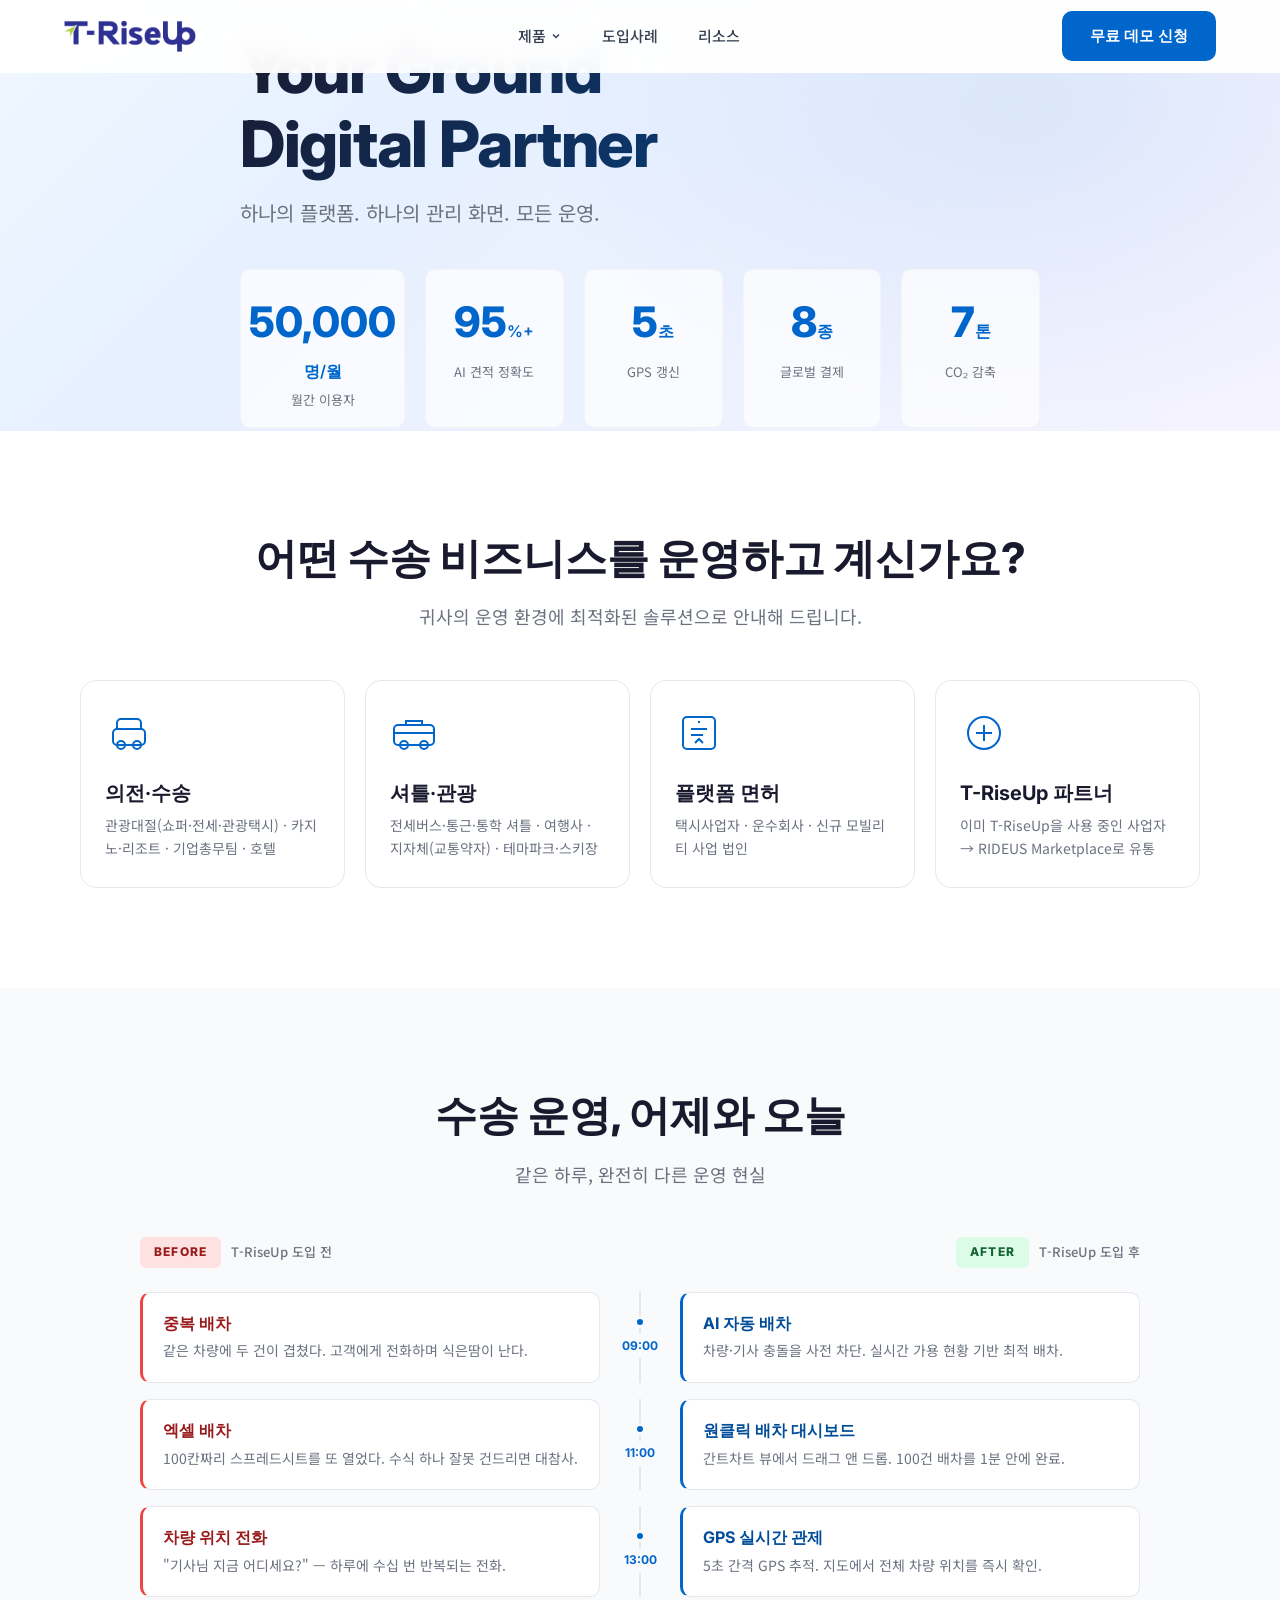
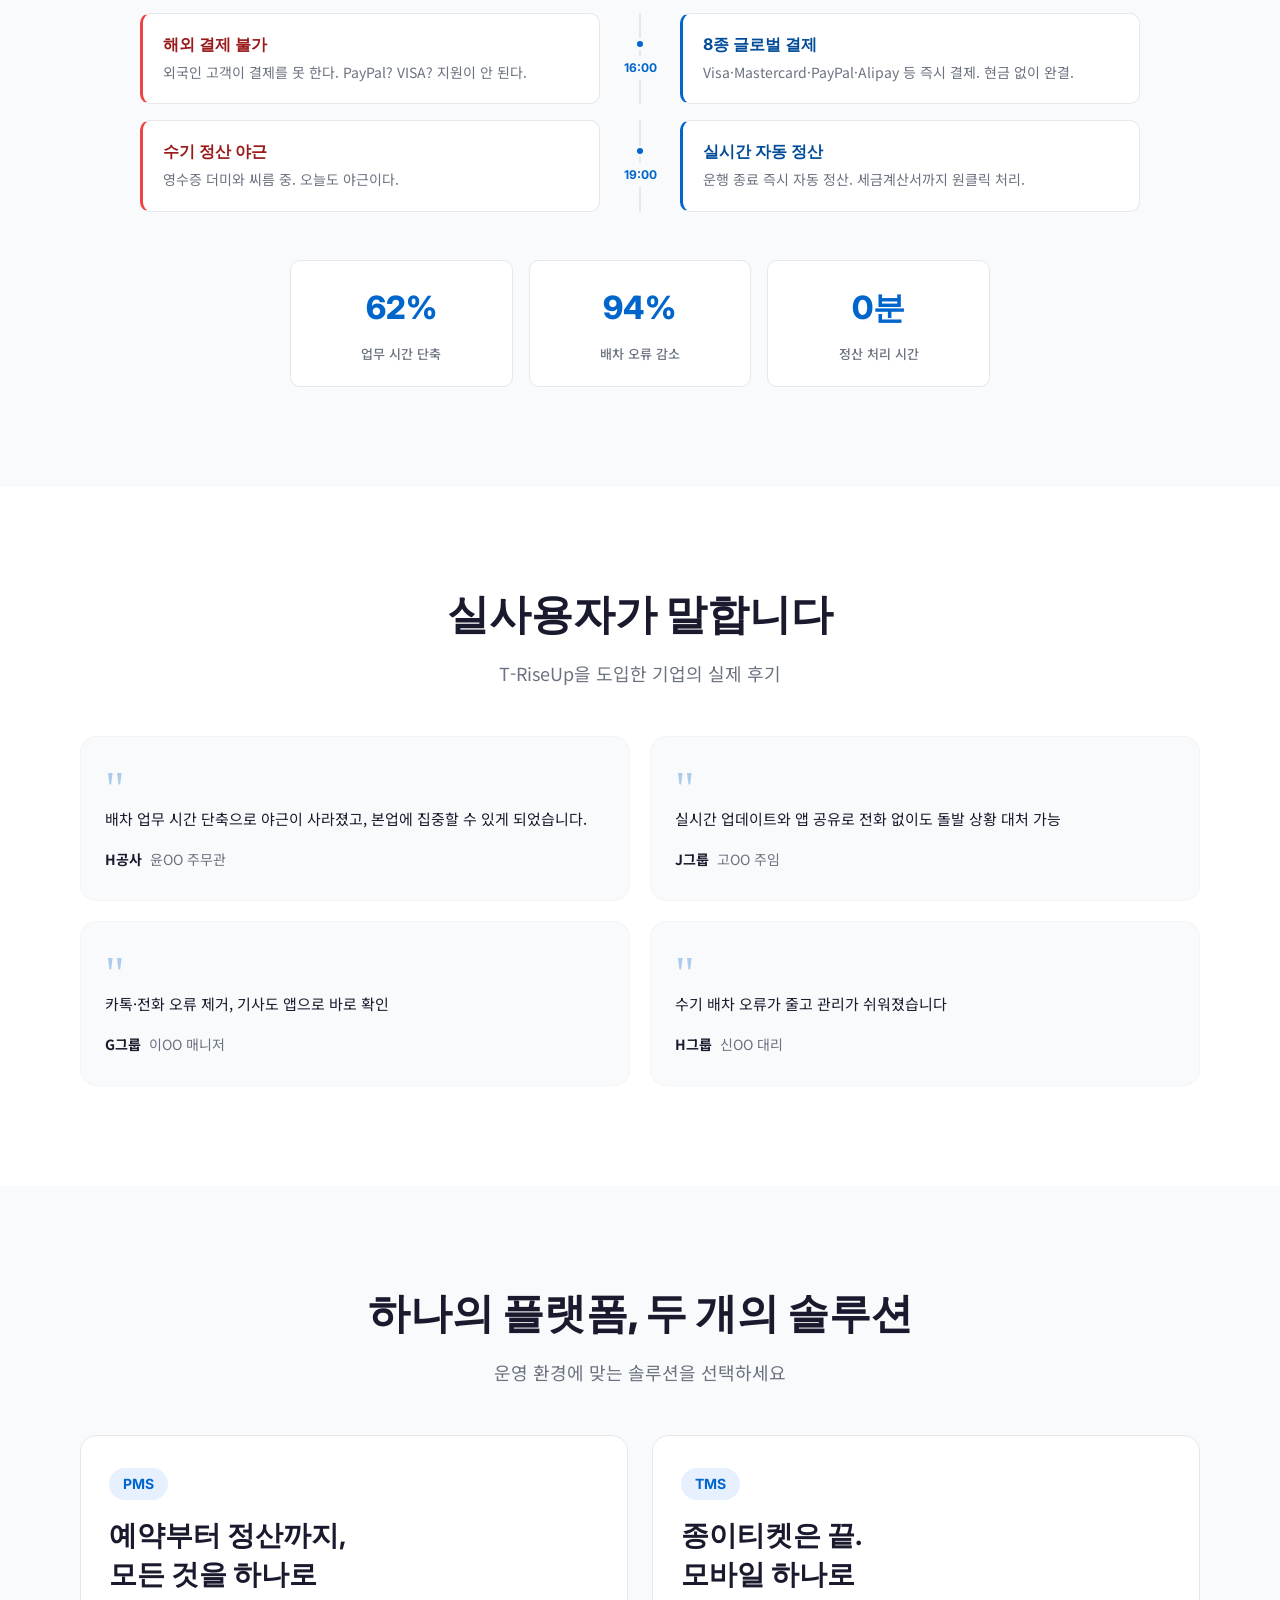
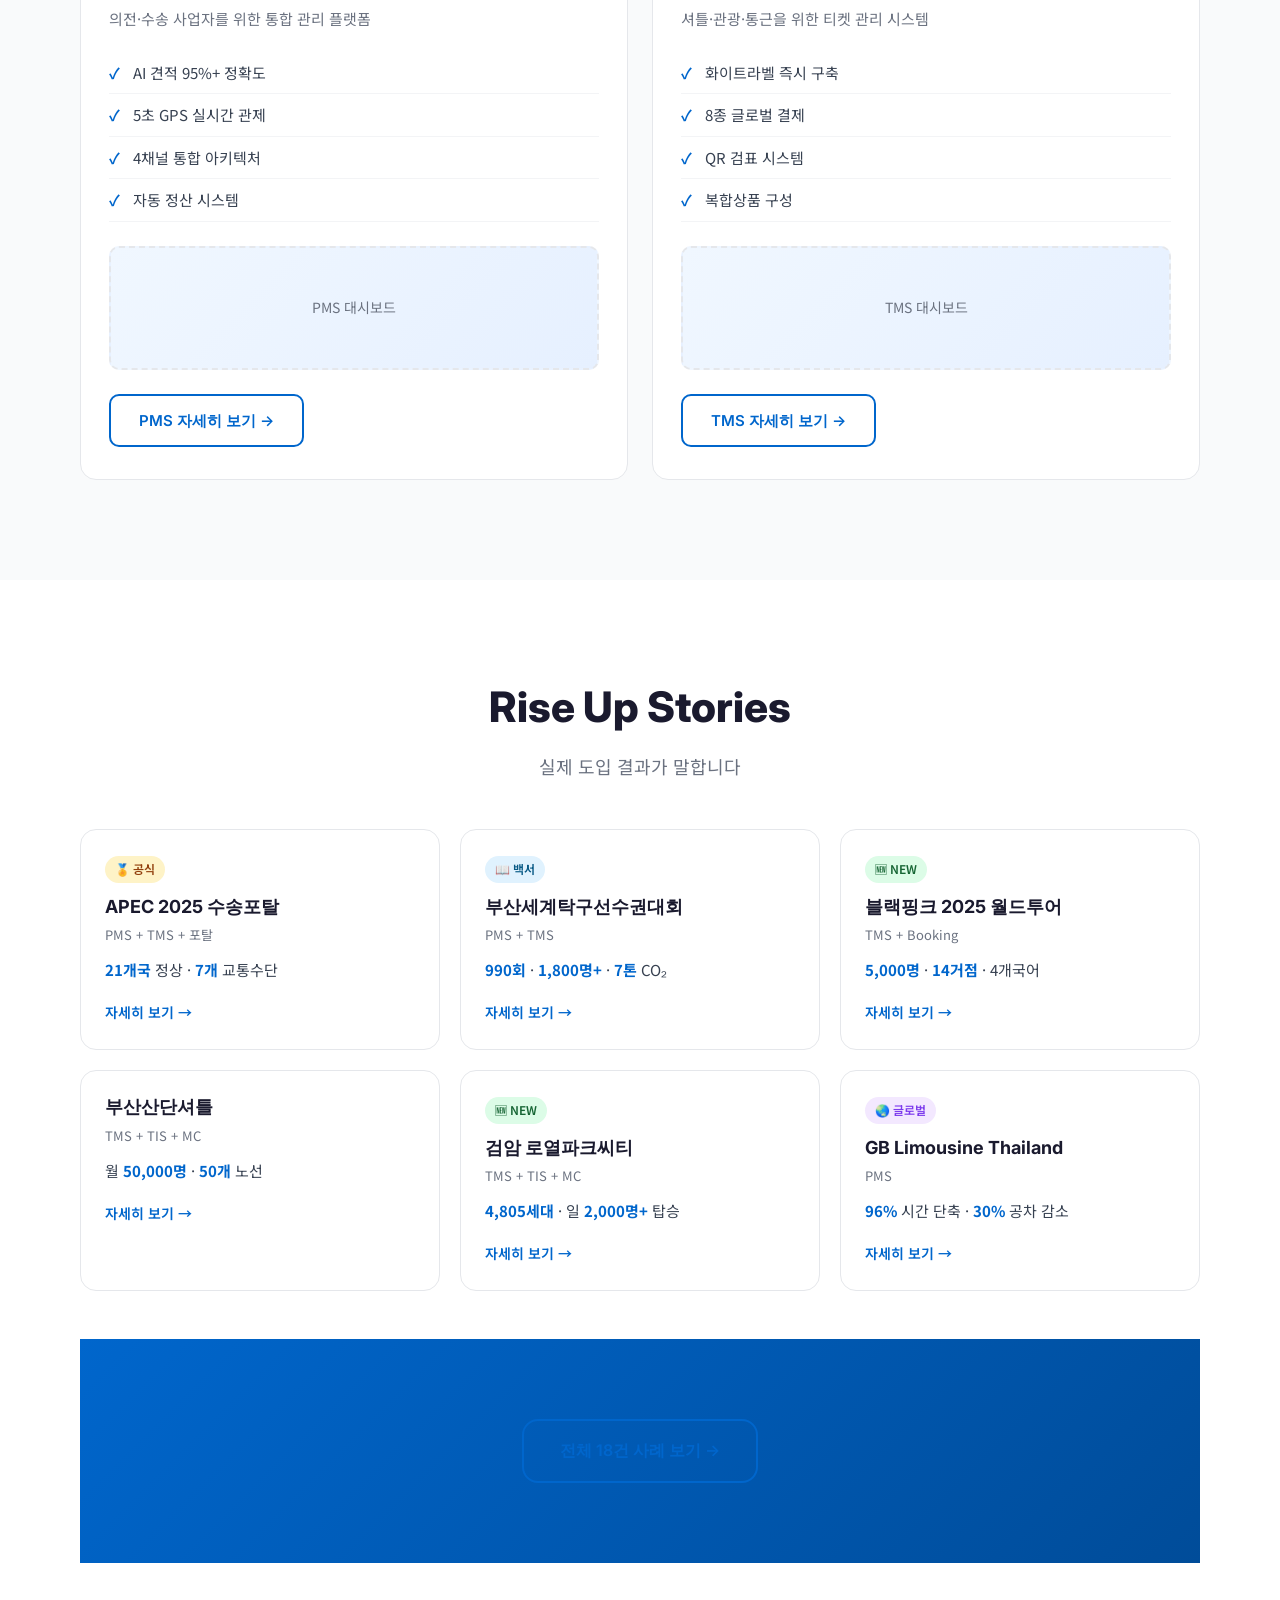
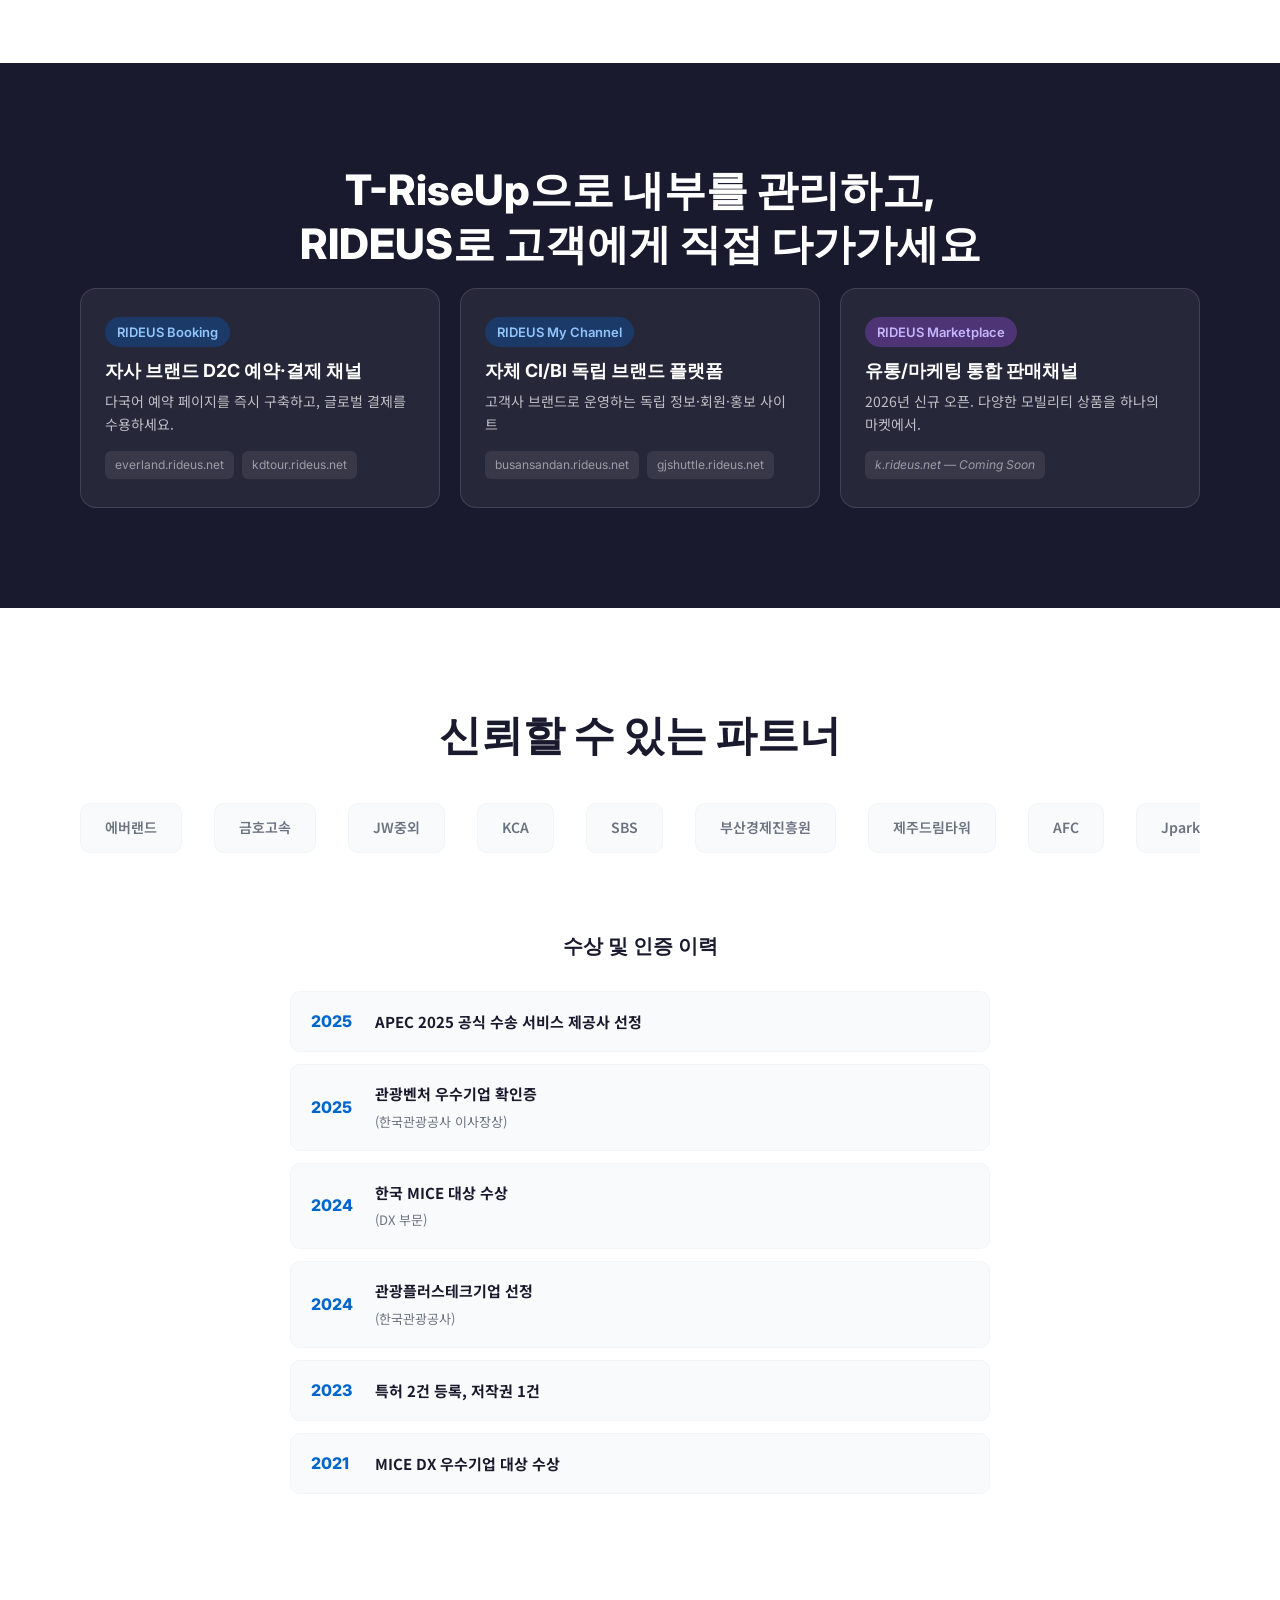
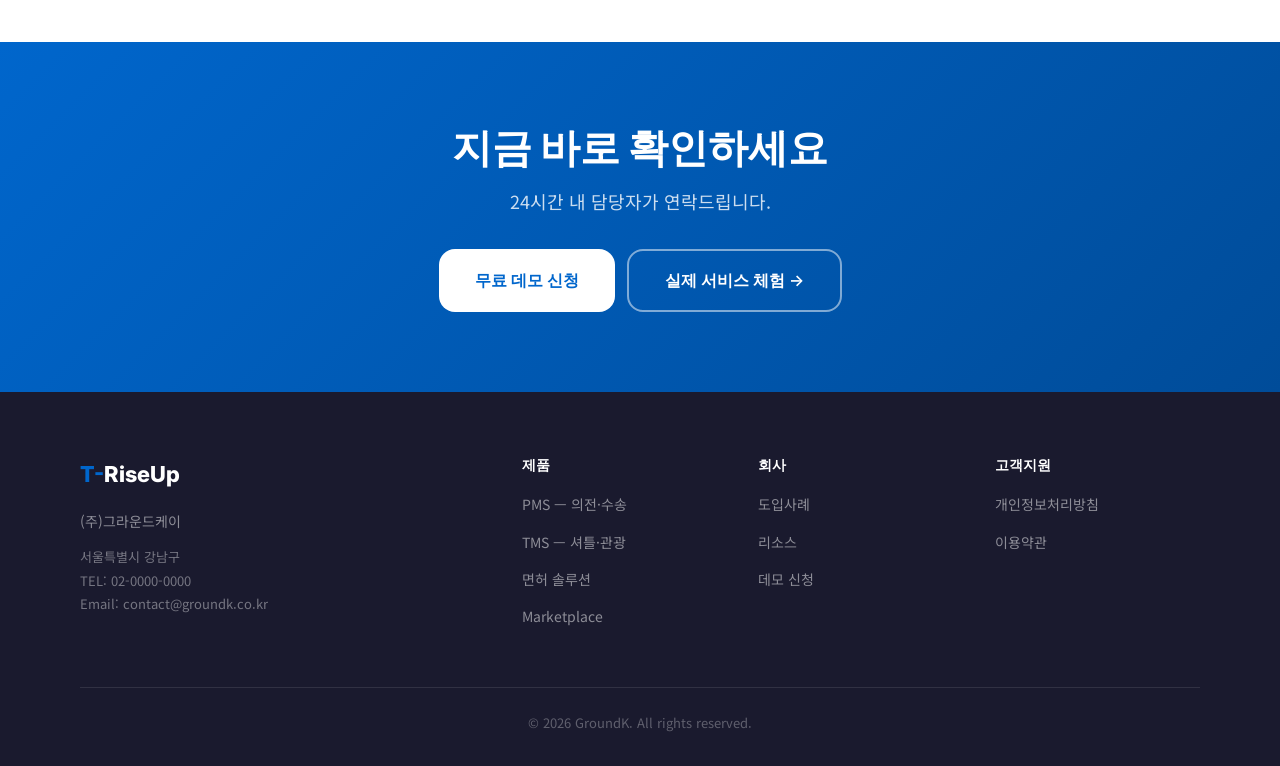
<file: index.html>
<!DOCTYPE html>
<html lang="ko">
<head>
<meta charset="UTF-8">
<meta name="viewport" content="width=device-width, initial-scale=1.0">
<title>T-RiseUp | 국내 유일 B2B 모빌리티 SaaS 플랫폼</title>
<meta name="description" content="예약·배차·관제·정산을 하나의 플랫폼으로. APEC 2025 공식 수송 서비스 제공사. 50,000명/월 이용.">
<meta property="og:title" content="T-RiseUp | B2B 모빌리티 SaaS 플랫폼">
<meta property="og:description" content="의전·수송·셔틀·관광 운영을 하나의 플랫폼으로 통합 관리하세요.">
<meta property="og:type" content="website">
<meta property="og:url" content="https://triseup.com">
<link rel="preconnect" href="https://fonts.googleapis.com">
<link rel="preconnect" href="https://fonts.gstatic.com" crossorigin>
<link href="https://fonts.googleapis.com/css2?family=Inter:wght@400;600;700;800&family=Noto+Sans+KR:wght@300;400;500;700&display=swap" rel="stylesheet">
<link rel="stylesheet" href="css/style.css?v=4">
</head>
<body>

<!-- ========== GNB ========== -->
<header class="gnb" id="gnb">
  <div class="gnb-inner">
    <a href="/" class="gnb-logo"><img src="images/TRISEUP.png" alt="T-RiseUp" height="36"></a>
    <nav class="gnb-nav" id="gnbNav">
      <div class="nav-item has-dropdown">
        <button class="nav-link dropdown-trigger">제품 <svg class="chevron" width="12" height="12" viewBox="0 0 12 12"><path d="M3 4.5L6 7.5L9 4.5" stroke="currentColor" stroke-width="1.5" fill="none"/></svg></button>
        <div class="dropdown-menu">
          <a href="pages/pms.html" class="dropdown-item"><strong>PMS</strong><span>의전·수송 통합 관리</span></a>
          <a href="pages/tms.html" class="dropdown-item"><strong>TMS</strong><span>셔틀·관광 티켓 관리</span></a>
          <a href="pages/license.html" class="dropdown-item"><strong>면허 솔루션</strong><span>플랫폼운송사업 면허</span></a>
          <a href="pages/marketplace.html" class="dropdown-item"><strong>Marketplace</strong><span>RIDEUS 통합 판매채널</span></a>
        </div>
      </div>
      <a href="pages/cases.html" class="nav-link">도입사례</a>
      <a href="#" class="nav-link">리소스</a>
    </nav>
    <a href="pages/demo.html" class="btn btn-primary gnb-cta">무료 데모 신청</a>
    <button class="hamburger" id="hamburger" aria-label="메뉴 열기"><span></span><span></span><span></span></button>
  </div>
</header>

<!-- Mobile Menu -->
<div class="mobile-menu" id="mobileMenu">
  <div class="mobile-menu-header">
    <a href="/" class="gnb-logo"><img src="images/TRISEUP.png" alt="T-RiseUp" height="36"></a>
    <button class="mobile-close" id="mobileClose" aria-label="메뉴 닫기">&times;</button>
  </div>
  <nav class="mobile-nav">
    <div class="mobile-nav-group">
      <button class="mobile-nav-title">제품 <svg class="chevron" width="12" height="12" viewBox="0 0 12 12"><path d="M3 4.5L6 7.5L9 4.5" stroke="currentColor" stroke-width="1.5" fill="none"/></svg></button>
      <div class="mobile-subnav">
        <a href="pages/pms.html">PMS — 의전·수송</a>
        <a href="pages/tms.html">TMS — 셔틀·관광</a>
        <a href="pages/license.html">면허 솔루션</a>
        <a href="pages/marketplace.html">Marketplace</a>
      </div>
    </div>
    <a href="pages/cases.html" class="mobile-nav-link">도입사례</a>
    <a href="#" class="mobile-nav-link">리소스</a>
  </nav>
  <a href="pages/demo.html" class="btn btn-primary mobile-cta">무료 데모 신청</a>
</div>

<!-- ========== S1. HERO ========== -->
<section class="hero" id="hero">
  <div class="container">
    <div class="hero-content">
      <div class="hero-badges">
        <span class="trust-badge"><span class="badge-icon">🏅</span> APEC 2025 공식 수송</span>
        <span class="trust-badge"><span class="badge-icon">📖</span> 공식 백서 실명 인용</span>
        <span class="trust-badge"><span class="badge-icon">🏆</span> 국내 유일 B2B SaaS</span>
      </div>
      <h1 class="hero-headline">Your Ground<br>Digital Partner</h1>
      <p class="hero-sub">하나의 플랫폼. 하나의 관리 화면. 모든 운영.</p>
      <div class="hero-counters">
        <div class="counter-item">
          <span class="counter-value" data-target="50000">0</span><span class="counter-suffix">명/월</span>
          <span class="counter-label">월간 이용자</span>
        </div>
        <div class="counter-item">
          <span class="counter-value" data-target="95">0</span><span class="counter-suffix">%+</span>
          <span class="counter-label">AI 견적 정확도</span>
        </div>
        <div class="counter-item">
          <span class="counter-value" data-target="5">0</span><span class="counter-suffix">초</span>
          <span class="counter-label">GPS 갱신</span>
        </div>
        <div class="counter-item">
          <span class="counter-value" data-target="8">0</span><span class="counter-suffix">종</span>
          <span class="counter-label">글로벌 결제</span>
        </div>
        <div class="counter-item">
          <span class="counter-value" data-target="7">0</span><span class="counter-suffix">톤</span>
          <span class="counter-label">CO₂ 감축</span>
        </div>
      </div>
      <div class="hero-cta">
        <a href="pages/demo.html" class="btn btn-primary btn-lg">무료 데모 신청하기</a>
        <a href="#products" class="btn btn-secondary btn-lg">제품 살펴보기</a>
      </div>
    </div>
  </div>
  <div class="hero-bg"></div>
</section>

<!-- ========== S2. 타깃 분기 카드 ========== -->
<section class="section section-white" id="target">
  <div class="container">
    <h2 class="section-title">어떤 수송 비즈니스를 운영하고 계신가요?</h2>
    <p class="section-subtitle">귀사의 운영 환경에 최적화된 솔루션으로 안내해 드립니다.</p>
    <div class="target-grid">
      <a href="pages/pms.html" class="target-card scroll-reveal">
        <div class="target-icon">
          <svg width="48" height="48" viewBox="0 0 48 48" fill="none"><rect x="8" y="20" width="32" height="16" rx="4" stroke="#0066CC" stroke-width="2"/><circle cx="16" cy="36" r="4" stroke="#0066CC" stroke-width="2"/><circle cx="32" cy="36" r="4" stroke="#0066CC" stroke-width="2"/><path d="M12 20V14a4 4 0 014-4h16a4 4 0 014 4v6" stroke="#0066CC" stroke-width="2"/></svg>
        </div>
        <h3 class="target-title">의전·수송</h3>
        <p class="target-desc">관광대절(쇼퍼·전세·관광택시) · 카지노·리조트 · 기업총무팀 · 호텔</p>
        <span class="target-arrow">→</span>
      </a>
      <a href="pages/tms.html" class="target-card scroll-reveal">
        <div class="target-icon">
          <svg width="48" height="48" viewBox="0 0 48 48" fill="none"><rect x="4" y="16" width="40" height="20" rx="4" stroke="#0066CC" stroke-width="2"/><circle cx="14" cy="36" r="4" stroke="#0066CC" stroke-width="2"/><circle cx="34" cy="36" r="4" stroke="#0066CC" stroke-width="2"/><path d="M4 24h40M16 16v-4h16v4" stroke="#0066CC" stroke-width="2"/></svg>
        </div>
        <h3 class="target-title">셔틀·관광</h3>
        <p class="target-desc">전세버스·통근·통학 셔틀 · 여행사 · 지자체(교통약자) · 테마파크·스키장</p>
        <span class="target-arrow">→</span>
      </a>
      <a href="pages/license.html" class="target-card scroll-reveal">
        <div class="target-icon">
          <svg width="48" height="48" viewBox="0 0 48 48" fill="none"><rect x="8" y="8" width="32" height="32" rx="4" stroke="#0066CC" stroke-width="2"/><path d="M16 20h16M16 26h12M24 14v-2M20 34l4-4 4 4" stroke="#0066CC" stroke-width="2"/></svg>
        </div>
        <h3 class="target-title">플랫폼 면허</h3>
        <p class="target-desc">택시사업자 · 운수회사 · 신규 모빌리티 사업 법인</p>
        <span class="target-arrow">→</span>
      </a>
      <a href="pages/marketplace.html" class="target-card scroll-reveal">
        <div class="target-icon">
          <svg width="48" height="48" viewBox="0 0 48 48" fill="none"><circle cx="24" cy="24" r="16" stroke="#0066CC" stroke-width="2"/><path d="M16 24h16M24 16v16" stroke="#0066CC" stroke-width="2"/></svg>
        </div>
        <h3 class="target-title">T-RiseUp 파트너</h3>
        <p class="target-desc">이미 T-RiseUp을 사용 중인 사업자 → RIDEUS Marketplace로 유통</p>
        <span class="target-arrow">→</span>
      </a>
    </div>
  </div>
</section>

<!-- ========== S3. BEFORE / AFTER ========== -->
<section class="section section-gray" id="painpoint">
  <div class="container">
    <h2 class="section-title">수송 운영, 어제와 오늘</h2>
    <p class="section-subtitle">같은 하루, 완전히 다른 운영 현실</p>

    <!-- 2단 헤더 -->
    <div class="ba-columns">
      <div class="ba-col-header ba-col-header-before">
        <span class="ba-col-tag ba-tag-before">BEFORE</span>
        <span class="ba-col-desc">T-RiseUp 도입 전</span>
      </div>
      <div class="ba-col-center-header"></div>
      <div class="ba-col-header ba-col-header-after">
        <span class="ba-col-tag ba-tag-after">AFTER</span>
        <span class="ba-col-desc">T-RiseUp 도입 후</span>
      </div>
    </div>

    <!-- 타임라인 Row 1: 09:00 -->
    <div class="ba-row scroll-reveal">
      <div class="ba-cell ba-cell-before">
        <h4>중복 배차</h4>
        <p>같은 차량에 두 건이 겹쳤다. 고객에게 전화하며 식은땀이 난다.</p>
      </div>
      <div class="ba-cell-center">
        <span class="ba-dot"></span>
        <span class="ba-time-label">09:00</span>
      </div>
      <div class="ba-cell ba-cell-after">
        <h4>AI 자동 배차</h4>
        <p>차량·기사 충돌을 사전 차단. 실시간 가용 현황 기반 최적 배차.</p>
      </div>
    </div>

    <!-- 타임라인 Row 2: 11:00 -->
    <div class="ba-row scroll-reveal">
      <div class="ba-cell ba-cell-before">
        <h4>엑셀 배차</h4>
        <p>100칸짜리 스프레드시트를 또 열었다. 수식 하나 잘못 건드리면 대참사.</p>
      </div>
      <div class="ba-cell-center">
        <span class="ba-dot"></span>
        <span class="ba-time-label">11:00</span>
      </div>
      <div class="ba-cell ba-cell-after">
        <h4>원클릭 배차 대시보드</h4>
        <p>간트차트 뷰에서 드래그 앤 드롭. 100건 배차를 1분 안에 완료.</p>
      </div>
    </div>

    <!-- 타임라인 Row 3: 13:00 -->
    <div class="ba-row scroll-reveal">
      <div class="ba-cell ba-cell-before">
        <h4>차량 위치 전화</h4>
        <p>"기사님 지금 어디세요?" — 하루에 수십 번 반복되는 전화.</p>
      </div>
      <div class="ba-cell-center">
        <span class="ba-dot"></span>
        <span class="ba-time-label">13:00</span>
      </div>
      <div class="ba-cell ba-cell-after">
        <h4>GPS 실시간 관제</h4>
        <p>5초 간격 GPS 추적. 지도에서 전체 차량 위치를 즉시 확인.</p>
      </div>
    </div>

    <!-- 타임라인 Row 4: 16:00 -->
    <div class="ba-row scroll-reveal">
      <div class="ba-cell ba-cell-before">
        <h4>해외 결제 불가</h4>
        <p>외국인 고객이 결제를 못 한다. PayPal? VISA? 지원이 안 된다.</p>
      </div>
      <div class="ba-cell-center">
        <span class="ba-dot"></span>
        <span class="ba-time-label">16:00</span>
      </div>
      <div class="ba-cell ba-cell-after">
        <h4>8종 글로벌 결제</h4>
        <p>Visa·Mastercard·PayPal·Alipay 등 즉시 결제. 현금 없이 완결.</p>
      </div>
    </div>

    <!-- 타임라인 Row 5: 19:00 -->
    <div class="ba-row scroll-reveal">
      <div class="ba-cell ba-cell-before">
        <h4>수기 정산 야근</h4>
        <p>영수증 더미와 씨름 중. 오늘도 야근이다.</p>
      </div>
      <div class="ba-cell-center">
        <span class="ba-dot"></span>
        <span class="ba-time-label">19:00</span>
      </div>
      <div class="ba-cell ba-cell-after">
        <h4>실시간 자동 정산</h4>
        <p>운행 종료 즉시 자동 정산. 세금계산서까지 원클릭 처리.</p>
      </div>
    </div>

    <!-- 성과 요약 -->
    <div class="ba-summary scroll-reveal">
      <div class="ba-summary-item">
        <span class="ba-summary-value">62%</span>
        <span class="ba-summary-label">업무 시간 단축</span>
      </div>
      <div class="ba-summary-item">
        <span class="ba-summary-value">94%</span>
        <span class="ba-summary-label">배차 오류 감소</span>
      </div>
      <div class="ba-summary-item">
        <span class="ba-summary-value">0분</span>
        <span class="ba-summary-label">정산 처리 시간</span>
      </div>
    </div>
  </div>
</section>

<!-- ========== S3.5 VOC ========== -->
<section class="section section-white" id="voc">
  <div class="container">
    <h2 class="section-title">실사용자가 말합니다</h2>
    <p class="section-subtitle">T-RiseUp을 도입한 기업의 실제 후기</p>
    <div class="voc-grid">
      <div class="voc-card scroll-reveal">
        <div class="voc-quote">"</div>
        <p class="voc-text">배차 업무 시간 단축으로 야근이 사라졌고, 본업에 집중할 수 있게 되었습니다.</p>
        <div class="voc-author"><span class="voc-company">H공사</span><span class="voc-role">윤OO 주무관</span></div>
      </div>
      <div class="voc-card scroll-reveal">
        <div class="voc-quote">"</div>
        <p class="voc-text">실시간 업데이트와 앱 공유로 전화 없이도 돌발 상황 대처 가능</p>
        <div class="voc-author"><span class="voc-company">J그룹</span><span class="voc-role">고OO 주임</span></div>
      </div>
      <div class="voc-card scroll-reveal">
        <div class="voc-quote">"</div>
        <p class="voc-text">카톡·전화 오류 제거, 기사도 앱으로 바로 확인</p>
        <div class="voc-author"><span class="voc-company">G그룹</span><span class="voc-role">이OO 매니저</span></div>
      </div>
      <div class="voc-card scroll-reveal">
        <div class="voc-quote">"</div>
        <p class="voc-text">수기 배차 오류가 줄고 관리가 쉬워졌습니다</p>
        <div class="voc-author"><span class="voc-company">H그룹</span><span class="voc-role">신OO 대리</span></div>
      </div>
    </div>
  </div>
</section>

<!-- ========== S4. 제품 소개 ========== -->
<section class="section section-gray" id="products">
  <div class="container">
    <h2 class="section-title">하나의 플랫폼, 두 개의 솔루션</h2>
    <p class="section-subtitle">운영 환경에 맞는 솔루션을 선택하세요</p>
    <div class="product-split">
      <div class="product-card scroll-reveal">
        <div class="product-tag">PMS</div>
        <h3 class="product-title">예약부터 정산까지,<br>모든 것을 하나로</h3>
        <p class="product-desc">의전·수송 사업자를 위한 통합 관리 플랫폼</p>
        <ul class="product-features">
          <li>AI 견적 95%+ 정확도</li>
          <li>5초 GPS 실시간 관제</li>
          <li>4채널 통합 아키텍처</li>
          <li>자동 정산 시스템</li>
        </ul>
        <div class="product-mockup"><div class="mockup-placeholder">PMS 대시보드</div></div>
        <a href="pages/pms.html" class="btn btn-secondary">PMS 자세히 보기 →</a>
      </div>
      <div class="product-card scroll-reveal">
        <div class="product-tag">TMS</div>
        <h3 class="product-title">종이티켓은 끝.<br>모바일 하나로</h3>
        <p class="product-desc">셔틀·관광·통근을 위한 티켓 관리 시스템</p>
        <ul class="product-features">
          <li>화이트라벨 즉시 구축</li>
          <li>8종 글로벌 결제</li>
          <li>QR 검표 시스템</li>
          <li>복합상품 구성</li>
        </ul>
        <div class="product-mockup"><div class="mockup-placeholder">TMS 대시보드</div></div>
        <a href="pages/tms.html" class="btn btn-secondary">TMS 자세히 보기 →</a>
      </div>
    </div>
  </div>
</section>

<!-- ========== S5. RISE UP STORIES ========== -->
<section class="section section-white" id="stories">
  <div class="container">
    <h2 class="section-title">Rise Up Stories</h2>
    <p class="section-subtitle">실제 도입 결과가 말합니다</p>
    <div class="stories-grid">
      <div class="story-card scroll-reveal">
        <div class="story-badges"><span class="badge badge-official">🏅 공식</span></div>
        <h4 class="story-company">APEC 2025 수송포탈</h4>
        <p class="story-product">PMS + TMS + 포탈</p>
        <p class="story-impact"><strong>21개국</strong> 정상 · <strong>7개</strong> 교통수단</p>
        <a href="pages/cases.html" class="story-link">자세히 보기 →</a>
      </div>
      <div class="story-card scroll-reveal">
        <div class="story-badges"><span class="badge badge-whitepaper">📖 백서</span></div>
        <h4 class="story-company">부산세계탁구선수권대회</h4>
        <p class="story-product">PMS + TMS</p>
        <p class="story-impact"><strong>990회</strong> · <strong>1,800명+</strong> · <strong>7톤</strong> CO₂</p>
        <a href="pages/cases.html" class="story-link">자세히 보기 →</a>
      </div>
      <div class="story-card scroll-reveal">
        <div class="story-badges"><span class="badge badge-new">🆕 NEW</span></div>
        <h4 class="story-company">블랙핑크 2025 월드투어</h4>
        <p class="story-product">TMS + Booking</p>
        <p class="story-impact"><strong>5,000명</strong> · <strong>14거점</strong> · 4개국어</p>
        <a href="pages/cases.html" class="story-link">자세히 보기 →</a>
      </div>
      <div class="story-card scroll-reveal">
        <h4 class="story-company">부산산단셔틀</h4>
        <p class="story-product">TMS + TIS + MC</p>
        <p class="story-impact">월 <strong>50,000명</strong> · <strong>50개</strong> 노선</p>
        <a href="pages/cases.html" class="story-link">자세히 보기 →</a>
      </div>
      <div class="story-card scroll-reveal">
        <div class="story-badges"><span class="badge badge-new">🆕 NEW</span></div>
        <h4 class="story-company">검암 로열파크씨티</h4>
        <p class="story-product">TMS + TIS + MC</p>
        <p class="story-impact"><strong>4,805세대</strong> · 일 <strong>2,000명+</strong> 탑승</p>
        <a href="pages/cases.html" class="story-link">자세히 보기 →</a>
      </div>
      <div class="story-card scroll-reveal">
        <div class="story-badges"><span class="badge badge-global">🌏 글로벌</span></div>
        <h4 class="story-company">GB Limousine Thailand</h4>
        <p class="story-product">PMS</p>
        <p class="story-impact"><strong>96%</strong> 시간 단축 · <strong>30%</strong> 공차 감소</p>
        <a href="pages/cases.html" class="story-link">자세히 보기 →</a>
      </div>
    </div>
    <div class="section-cta">
      <a href="pages/cases.html" class="btn btn-secondary btn-lg">전체 18건 사례 보기 →</a>
    </div>
  </div>
</section>

<!-- ========== S6. RIDEUS ========== -->
<section class="section section-dark" id="rideus">
  <div class="container">
    <h2 class="section-title section-title-light">T-RiseUp으로 내부를 관리하고,<br>RIDEUS로 고객에게 직접 다가가세요</h2>
    <div class="rideus-grid">
      <div class="rideus-card scroll-reveal">
        <div class="rideus-label">RIDEUS Booking</div>
        <h4>자사 브랜드 D2C 예약·결제 채널</h4>
        <p>다국어 예약 페이지를 즉시 구축하고, 글로벌 결제를 수용하세요.</p>
        <div class="rideus-sites"><span>everland.rideus.net</span><span>kdtour.rideus.net</span></div>
      </div>
      <div class="rideus-card scroll-reveal">
        <div class="rideus-label">RIDEUS My Channel</div>
        <h4>자체 CI/BI 독립 브랜드 플랫폼</h4>
        <p>고객사 브랜드로 운영하는 독립 정보·회원·홍보 사이트</p>
        <div class="rideus-sites"><span>busansandan.rideus.net</span><span>gjshuttle.rideus.net</span></div>
      </div>
      <div class="rideus-card scroll-reveal">
        <div class="rideus-label rideus-coming">RIDEUS Marketplace</div>
        <h4>유통/마케팅 통합 판매채널</h4>
        <p>2026년 신규 오픈. 다양한 모빌리티 상품을 하나의 마켓에서.</p>
        <div class="rideus-sites"><span class="coming-soon">k.rideus.net — Coming Soon</span></div>
      </div>
    </div>
  </div>
</section>

<!-- ========== S7. 신뢰 섹션 ========== -->
<section class="section section-white" id="trust">
  <div class="container">
    <h2 class="section-title">신뢰할 수 있는 파트너</h2>
    <div class="logo-scroll">
      <div class="logo-track">
        <span class="client-logo">에버랜드</span><span class="client-logo">금호고속</span><span class="client-logo">JW중외</span><span class="client-logo">KCA</span><span class="client-logo">SBS</span><span class="client-logo">부산경제진흥원</span><span class="client-logo">제주드림타워</span><span class="client-logo">AFC</span><span class="client-logo">Jpark</span><span class="client-logo">제네시스</span><span class="client-logo">ADB</span><span class="client-logo">블랙핑크</span><span class="client-logo">검암로열파크</span>
        <span class="client-logo">에버랜드</span><span class="client-logo">금호고속</span><span class="client-logo">JW중외</span><span class="client-logo">KCA</span><span class="client-logo">SBS</span><span class="client-logo">부산경제진흥원</span><span class="client-logo">제주드림타워</span><span class="client-logo">AFC</span><span class="client-logo">Jpark</span><span class="client-logo">제네시스</span><span class="client-logo">ADB</span><span class="client-logo">블랙핑크</span><span class="client-logo">검암로열파크</span>
      </div>
    </div>
    <h3 class="subsection-title">수상 및 인증 이력</h3>
    <div class="awards-timeline">
      <div class="award-item scroll-reveal"><span class="award-year">2025</span><div class="award-content"><strong>APEC 2025 공식 수송 서비스 제공사 선정</strong></div></div>
      <div class="award-item scroll-reveal"><span class="award-year">2025</span><div class="award-content"><strong>관광벤처 우수기업 확인증</strong><span>(한국관광공사 이사장상)</span></div></div>
      <div class="award-item scroll-reveal"><span class="award-year">2024</span><div class="award-content"><strong>한국 MICE 대상 수상</strong><span>(DX 부문)</span></div></div>
      <div class="award-item scroll-reveal"><span class="award-year">2024</span><div class="award-content"><strong>관광플러스테크기업 선정</strong><span>(한국관광공사)</span></div></div>
      <div class="award-item scroll-reveal"><span class="award-year">2023</span><div class="award-content"><strong>특허 2건 등록, 저작권 1건</strong></div></div>
      <div class="award-item scroll-reveal"><span class="award-year">2021</span><div class="award-content"><strong>MICE DX 우수기업 대상 수상</strong></div></div>
    </div>
  </div>
</section>

<!-- ========== S8. 데모 CTA ========== -->
<section class="section-cta" id="cta">
  <div class="container">
    <h2 class="cta-headline">지금 바로 확인하세요</h2>
    <p class="cta-sub">24시간 내 담당자가 연락드립니다.</p>
    <div class="cta-buttons">
      <a href="pages/demo.html" class="btn btn-white btn-lg">무료 데모 신청</a>
      <a href="https://busansandan.rideus.net" class="btn btn-outline-white btn-lg" target="_blank" rel="noopener">실제 서비스 체험 →</a>
    </div>
  </div>
</section>

<!-- ========== FOOTER ========== -->
<footer class="footer">
  <div class="container">
    <div class="footer-grid">
      <div class="footer-col">
        <div class="footer-logo"><span class="logo-t">T-</span><span class="logo-riseup">RiseUp</span></div>
        <p class="footer-company">(주)그라운드케이</p>
        <p class="footer-info">서울특별시 강남구<br>TEL: 02-0000-0000<br>Email: contact@groundk.co.kr</p>
      </div>
      <div class="footer-col">
        <h4>제품</h4>
        <ul>
          <li><a href="pages/pms.html">PMS — 의전·수송</a></li>
          <li><a href="pages/tms.html">TMS — 셔틀·관광</a></li>
          <li><a href="pages/license.html">면허 솔루션</a></li>
          <li><a href="pages/marketplace.html">Marketplace</a></li>
        </ul>
      </div>
      <div class="footer-col">
        <h4>회사</h4>
        <ul>
          <li><a href="pages/cases.html">도입사례</a></li>
          <li><a href="#">리소스</a></li>
          <li><a href="pages/demo.html">데모 신청</a></li>
        </ul>
      </div>
      <div class="footer-col">
        <h4>고객지원</h4>
        <ul>
          <li><a href="#">개인정보처리방침</a></li>
          <li><a href="#">이용약관</a></li>
        </ul>
      </div>
    </div>
    <div class="footer-bottom"><p>&copy; 2026 GroundK. All rights reserved.</p></div>
  </div>
</footer>

<script src="js/main.js"></script>
<script src="js/main.js"></script>
</body>
</html>
</file>
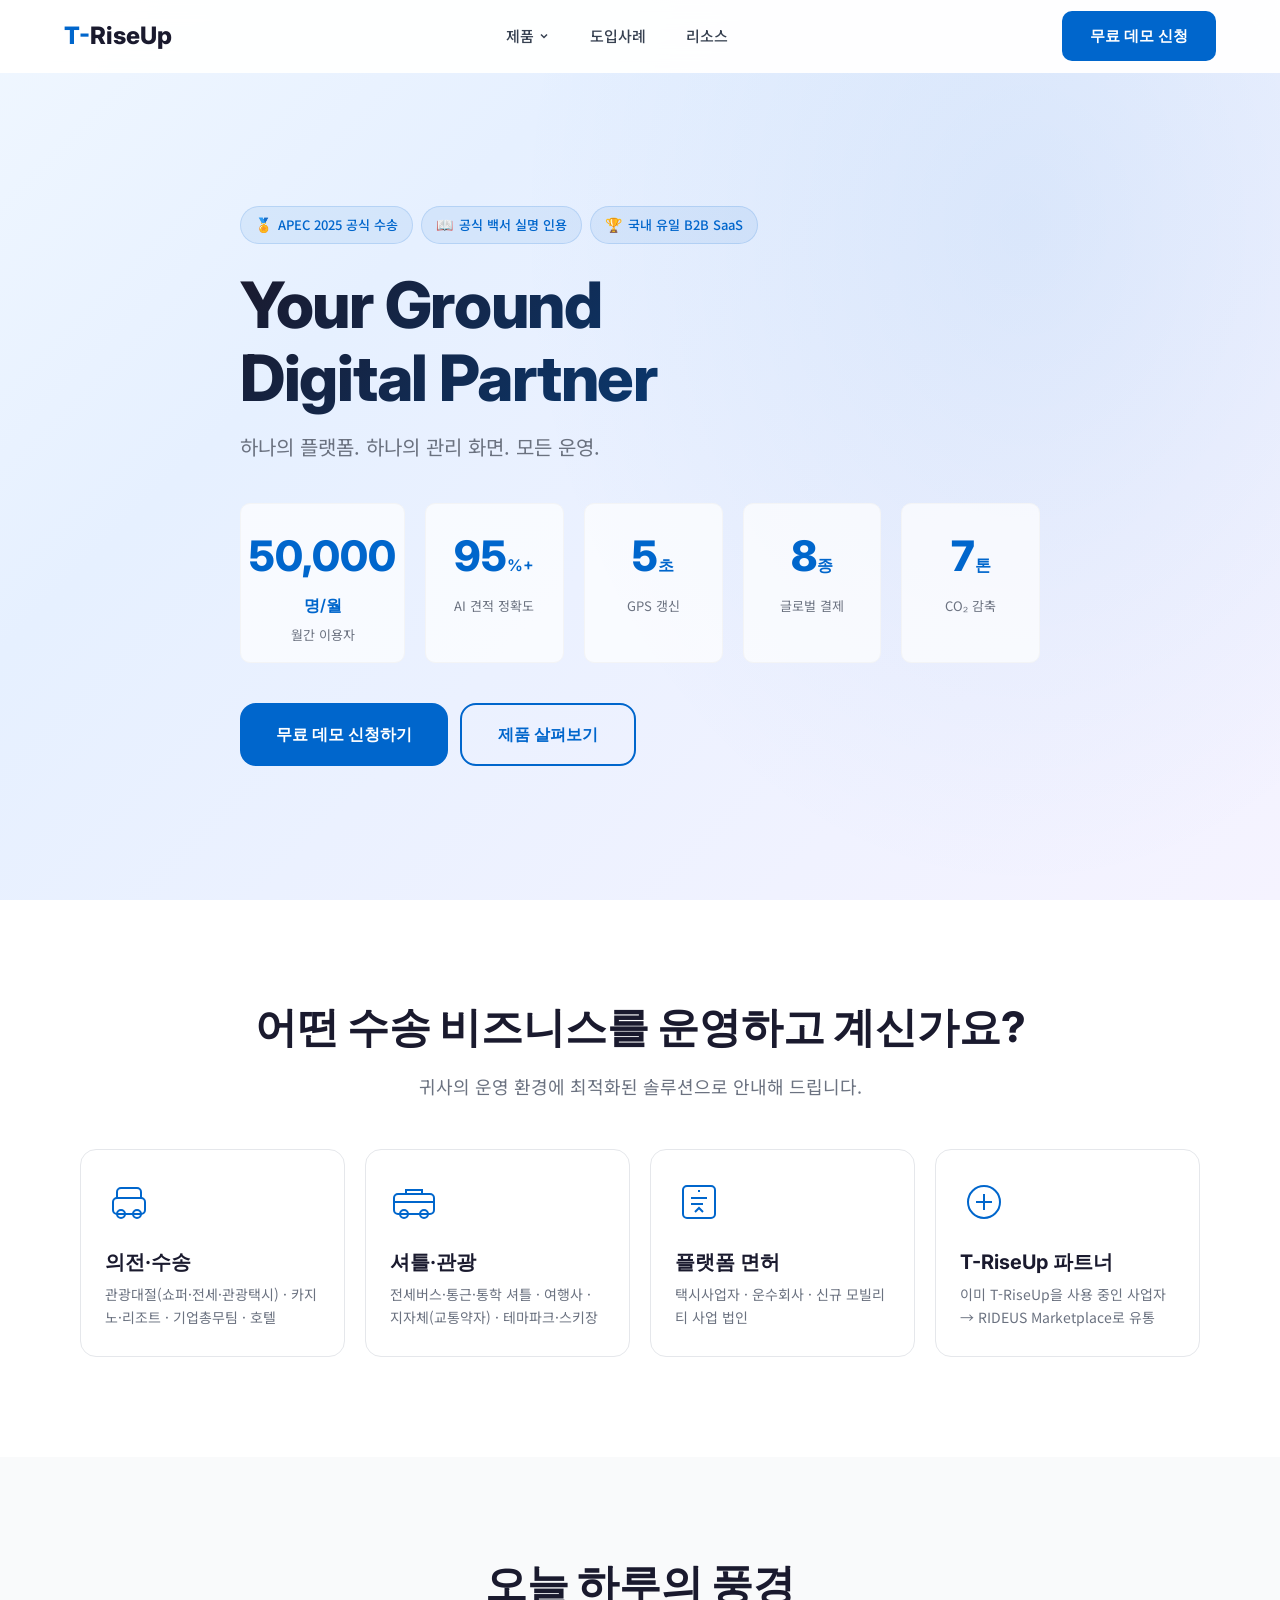
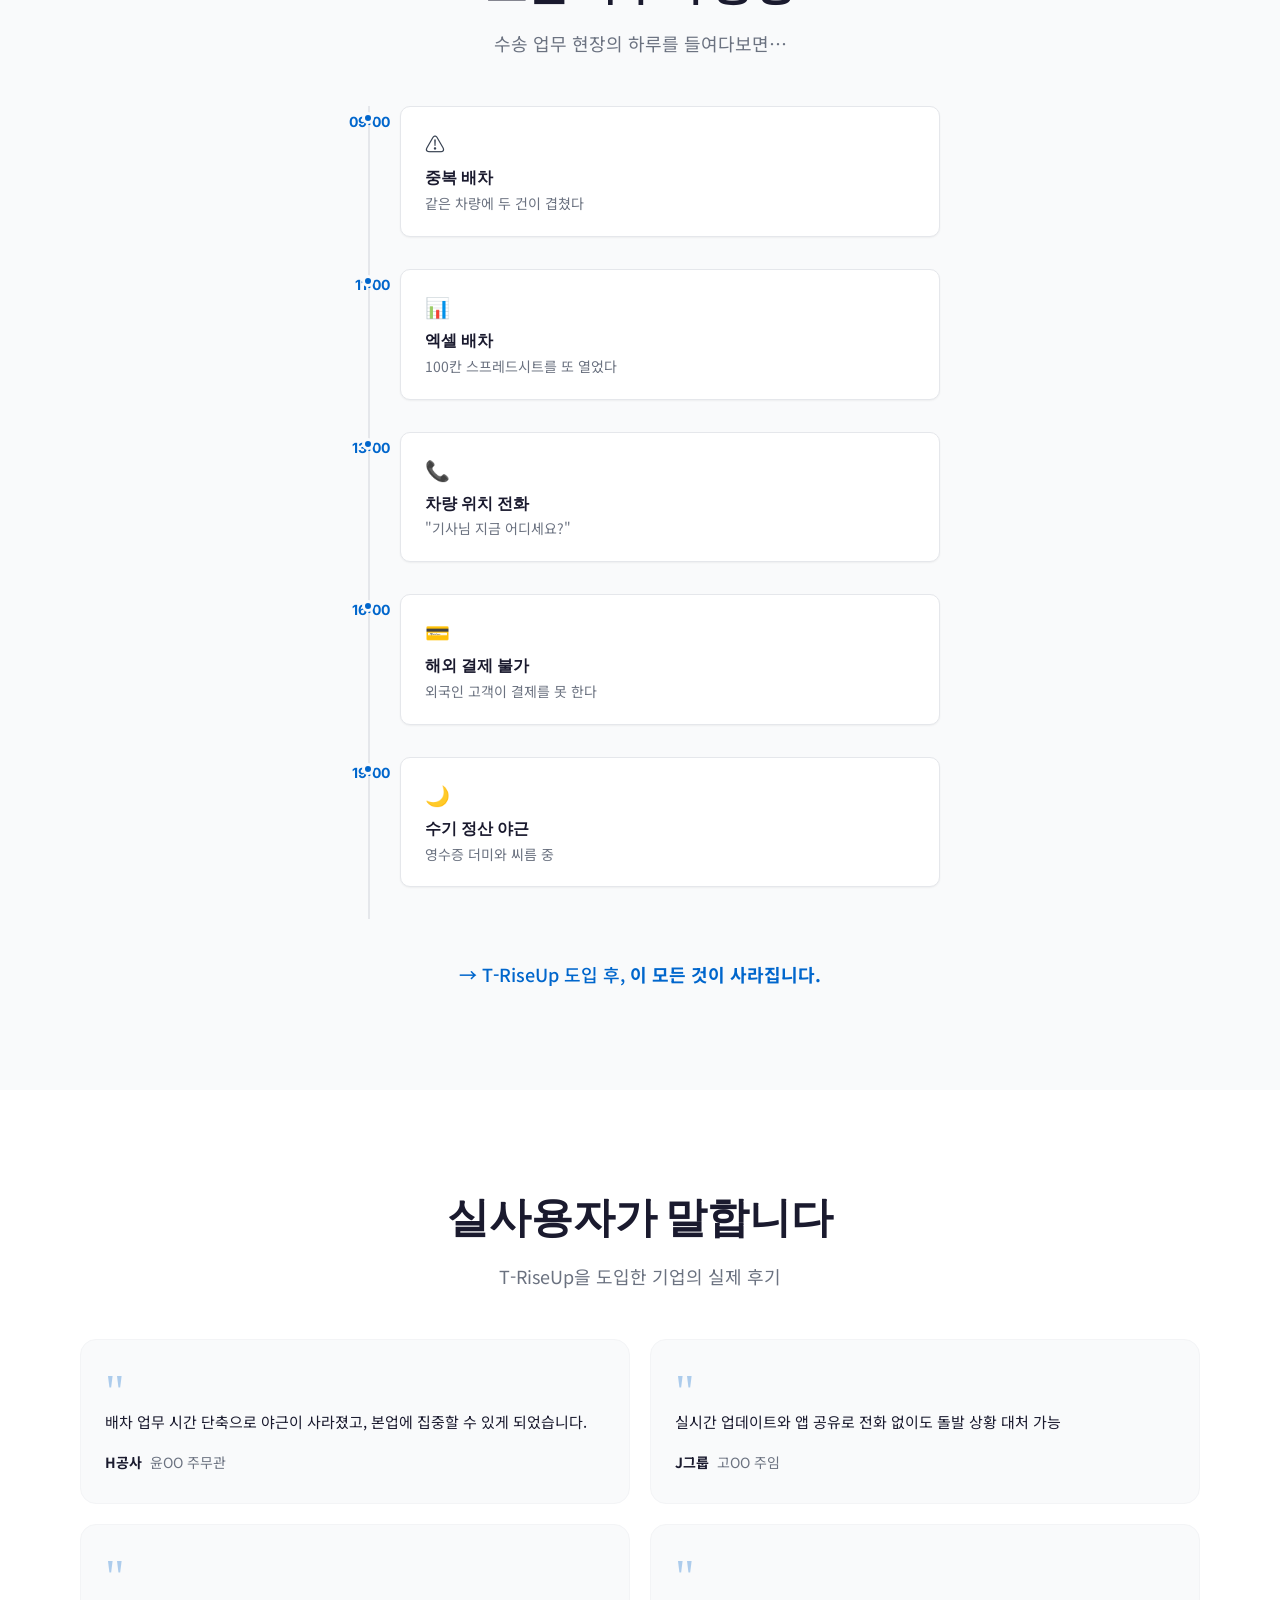
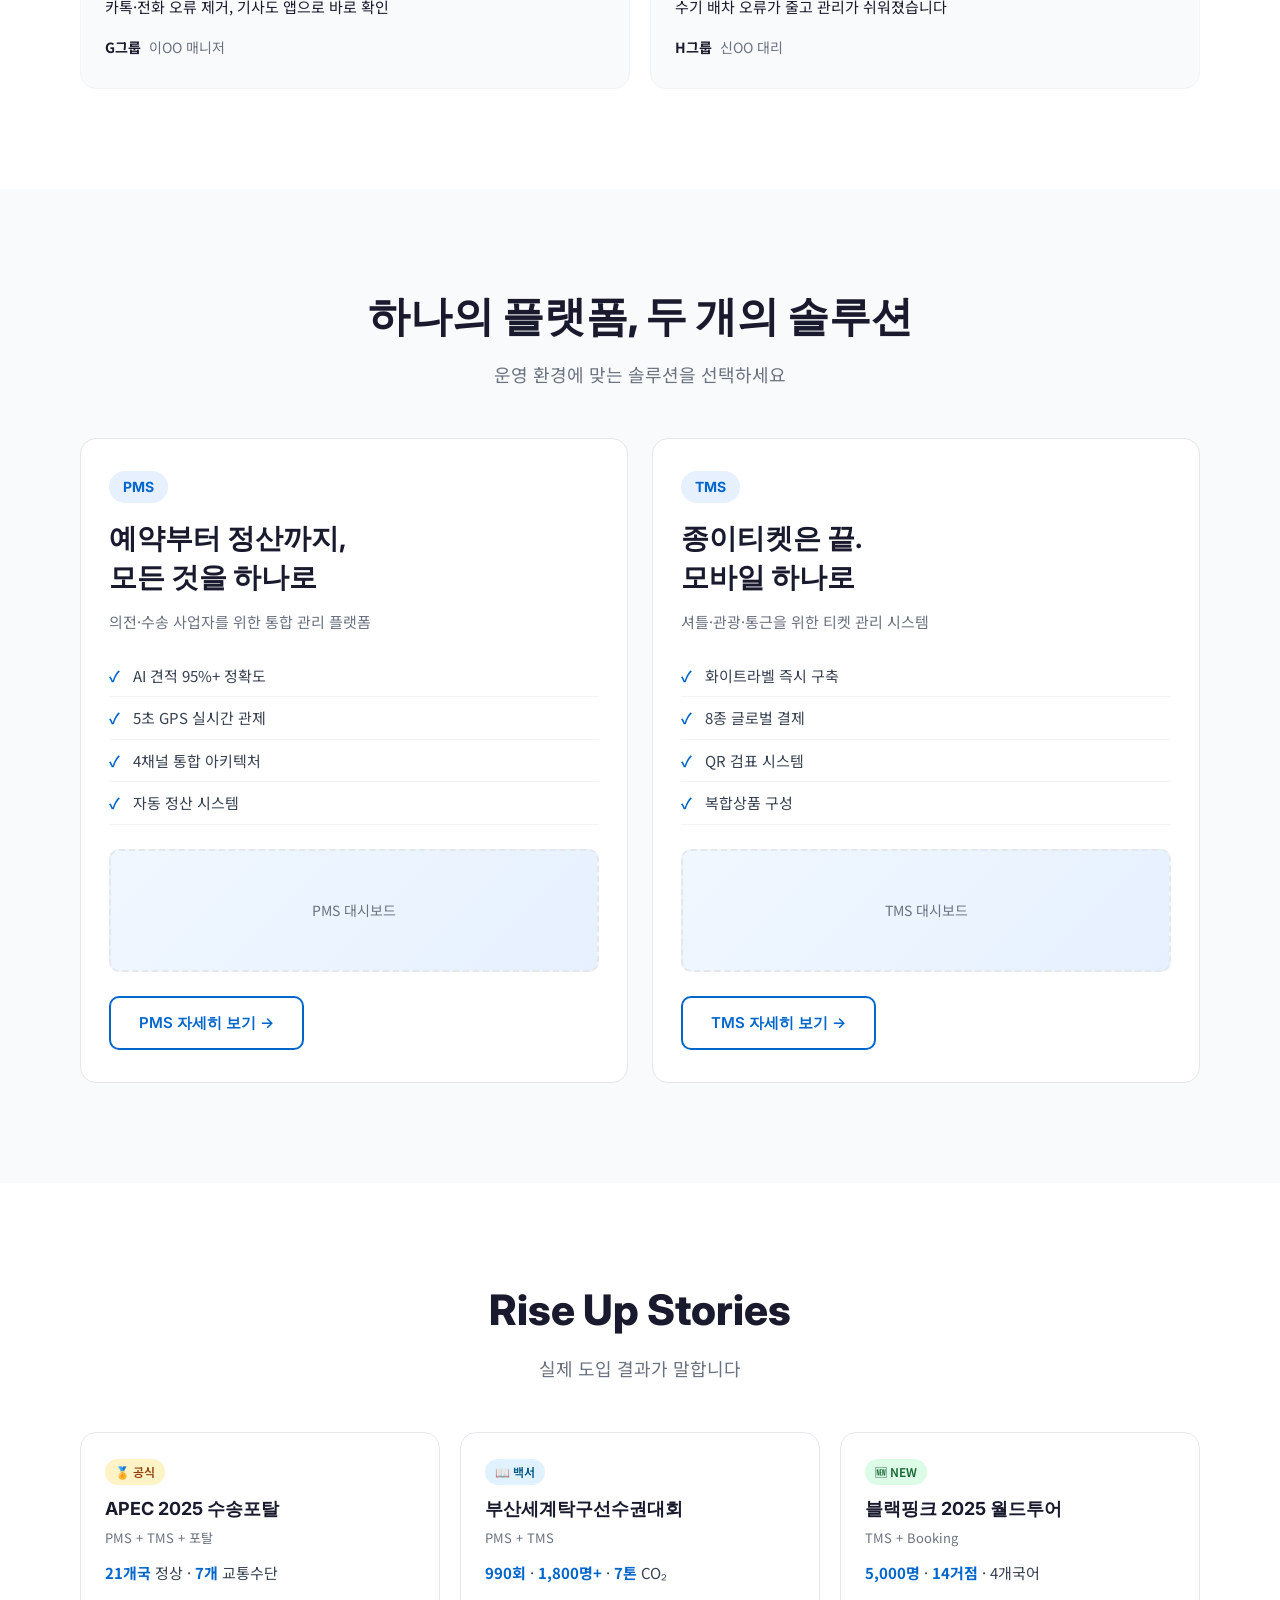
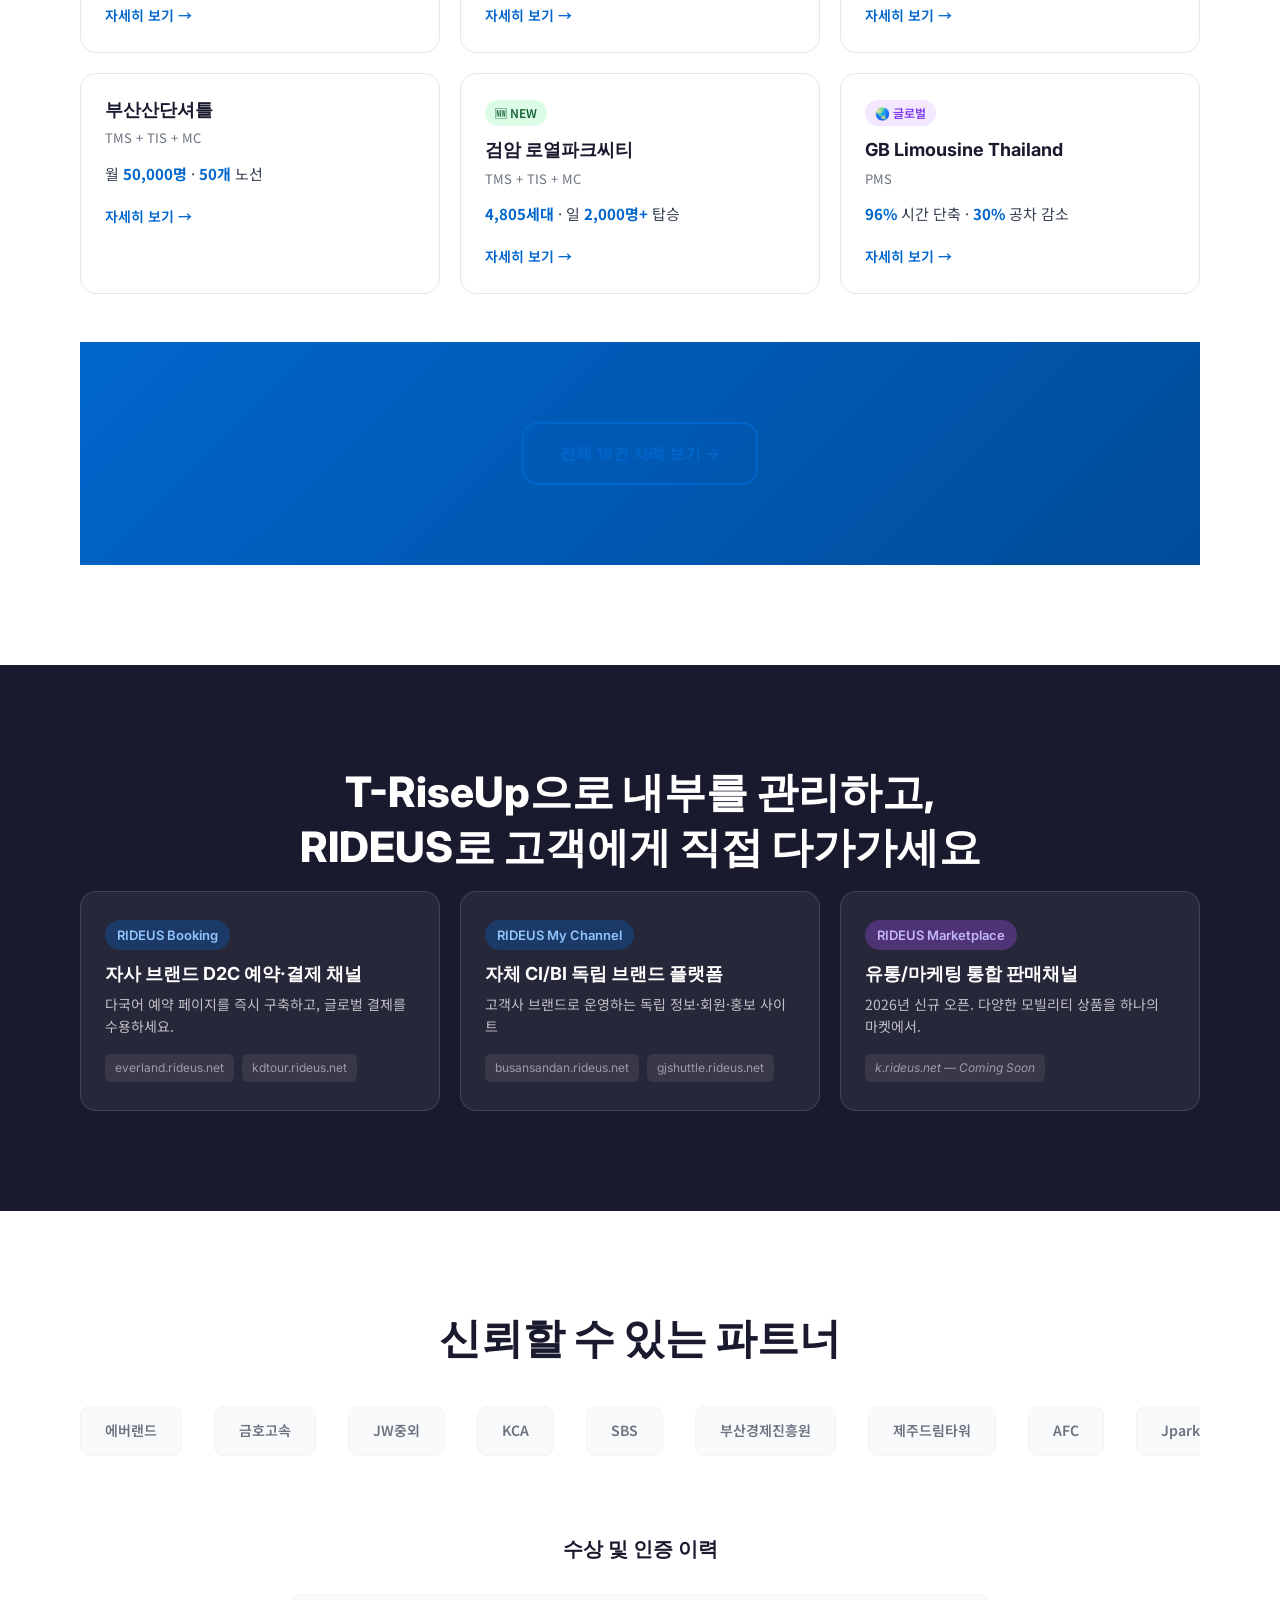
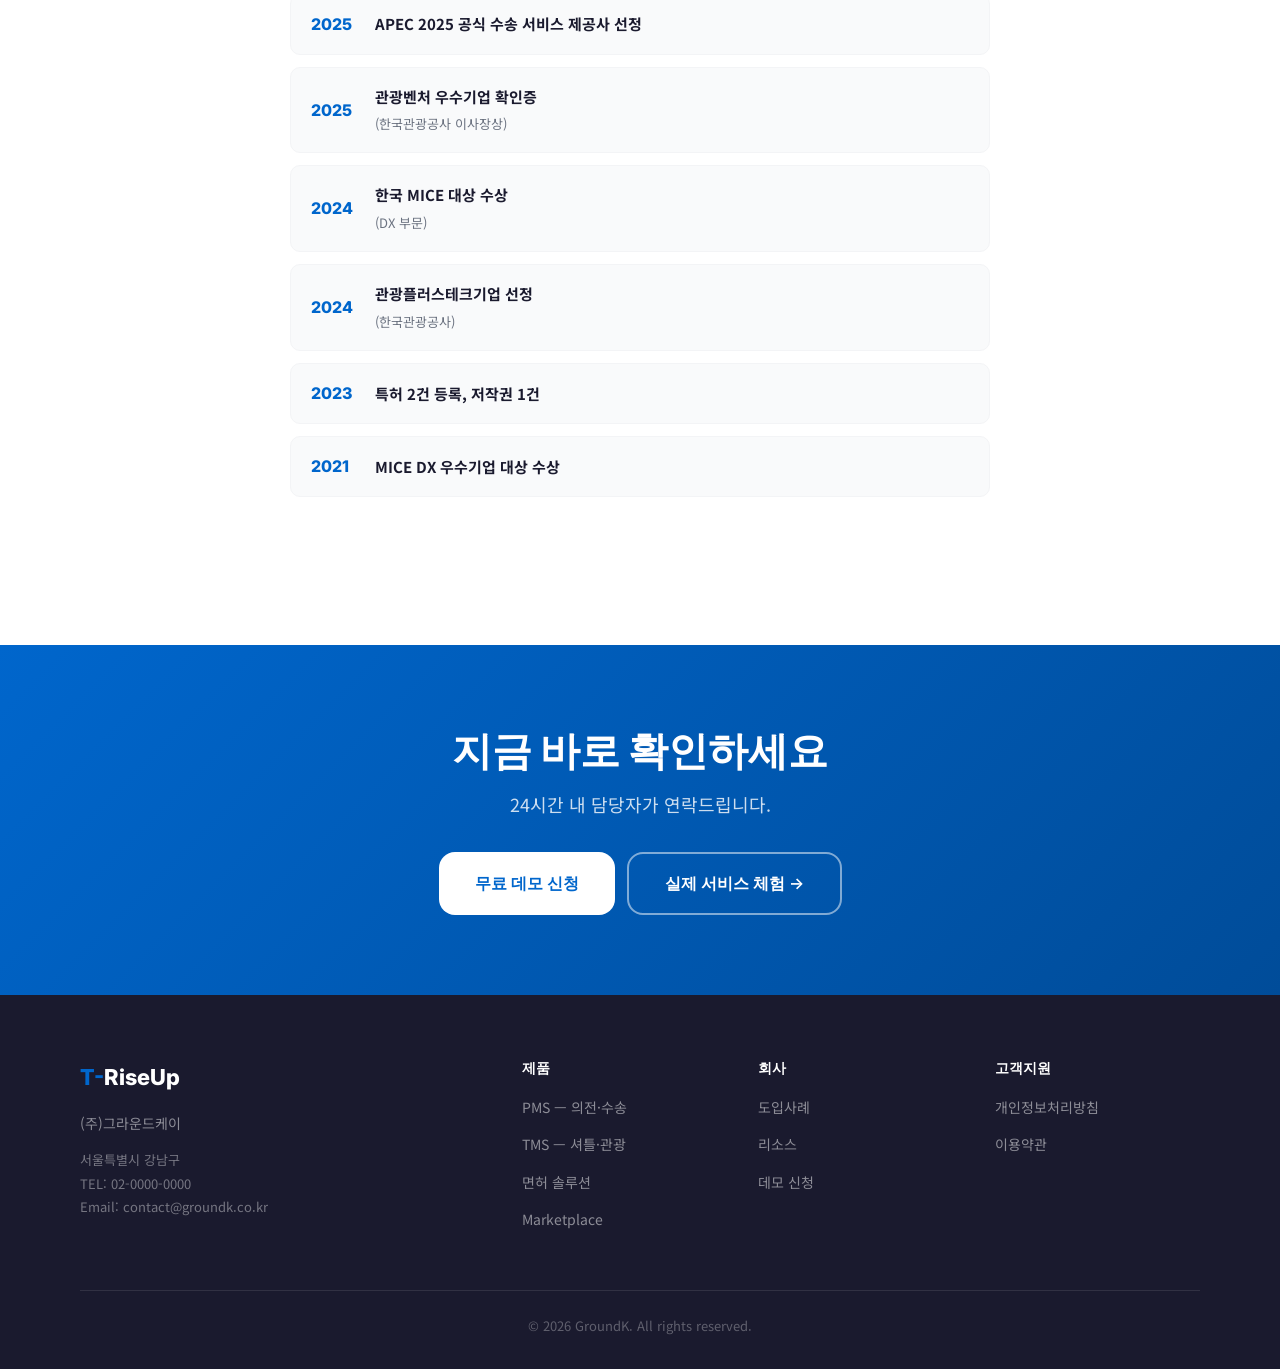
<file: preview.html>
<!DOCTYPE html>
<html lang="ko">
<head>
<meta charset="UTF-8">
<meta name="viewport" content="width=device-width, initial-scale=1.0">
<title>T-RiseUp | 국내 유일 B2B 모빌리티 SaaS 플랫폼</title>
<meta name="description" content="예약·배차·관제·정산을 하나의 플랫폼으로. APEC 2025 공식 수송 서비스 제공사. 50,000명/월 이용.">
<meta property="og:title" content="T-RiseUp | B2B 모빌리티 SaaS 플랫폼">
<meta property="og:description" content="의전·수송·셔틀·관광 운영을 하나의 플랫폼으로 통합 관리하세요.">
<meta property="og:type" content="website">
<meta property="og:url" content="https://triseup.com">
<link rel="preconnect" href="https://fonts.googleapis.com">
<link rel="preconnect" href="https://fonts.gstatic.com" crossorigin>
<link href="https://fonts.googleapis.com/css2?family=Inter:wght@400;600;700;800&family=Noto+Sans+KR:wght@300;400;500;700&display=swap" rel="stylesheet">
<style>
/* ========================================
   T-RiseUp Homepage — CSS Design System
   ======================================== */

/* ---------- CSS Variables ---------- */
:root {
  --primary: #0066CC;
  --primary-dark: #004C99;
  --primary-light: #E6F0FF;
  --text-dark: #1A1A2E;
  --text-body: #374151;
  --text-muted: #6B7280;
  --text-light: #9CA3AF;
  --bg-white: #FFFFFF;
  --bg-gray: #F9FAFB;
  --bg-dark: #1A1A2E;
  --border: #E5E7EB;
  --border-light: #F3F4F6;
  --shadow-sm: 0 1px 2px rgba(0,0,0,0.05);
  --shadow-md: 0 4px 6px -1px rgba(0,0,0,0.1), 0 2px 4px -2px rgba(0,0,0,0.1);
  --shadow-lg: 0 10px 15px -3px rgba(0,0,0,0.1), 0 4px 6px -4px rgba(0,0,0,0.1);
  --shadow-xl: 0 20px 25px -5px rgba(0,0,0,0.1), 0 8px 10px -6px rgba(0,0,0,0.1);
  --radius-sm: 6px;
  --radius-md: 10px;
  --radius-lg: 16px;
  --radius-xl: 24px;
  --font-heading: 'Inter', sans-serif;
  --font-body: 'Noto Sans KR', sans-serif;
  --transition: 0.3s cubic-bezier(0.4, 0, 0.2, 1);
  --max-width: 1200px;
}

/* ---------- Reset & Base ---------- */
*, *::before, *::after {
  box-sizing: border-box;
  margin: 0;
  padding: 0;
}

html {
  scroll-behavior: smooth;
  -webkit-text-size-adjust: 100%;
}

body {
  font-family: var(--font-body);
  font-size: 16px;
  line-height: 1.7;
  color: var(--text-body);
  background: var(--bg-white);
  -webkit-font-smoothing: antialiased;
  overflow-x: hidden;
}

img { max-width: 100%; height: auto; display: block; }
a { text-decoration: none; color: inherit; }
ul, ol { list-style: none; }
button { border: none; background: none; cursor: pointer; font: inherit; }

.container {
  max-width: var(--max-width);
  margin: 0 auto;
  padding: 0 24px;
}

@media (min-width: 768px) {
  .container { padding: 0 40px; }
}

/* ---------- Typography ---------- */
h1, h2, h3, h4, h5, h6 {
  font-family: var(--font-heading);
  color: var(--text-dark);
  line-height: 1.3;
  word-break: keep-all;
}

.section-title {
  font-size: 28px;
  font-weight: 800;
  text-align: center;
  margin-bottom: 16px;
}

.section-title-light { color: #fff; }

.section-subtitle {
  font-size: 16px;
  color: var(--text-muted);
  text-align: center;
  margin-bottom: 48px;
}

.subsection-title {
  font-size: 20px;
  font-weight: 700;
  text-align: center;
  margin: 56px 0 32px;
}

@media (min-width: 768px) {
  .section-title { font-size: 36px; }
  .section-subtitle { font-size: 18px; }
}

@media (min-width: 1280px) {
  .section-title { font-size: 42px; }
}

/* ---------- Buttons ---------- */
.btn {
  display: inline-flex;
  align-items: center;
  justify-content: center;
  gap: 8px;
  padding: 12px 28px;
  border-radius: var(--radius-md);
  font-family: var(--font-heading);
  font-weight: 600;
  font-size: 15px;
  transition: all var(--transition);
  white-space: nowrap;
}

.btn-primary {
  background: var(--primary);
  color: #fff;
}
.btn-primary:hover {
  background: var(--primary-dark);
  transform: translateY(-1px);
  box-shadow: var(--shadow-md);
}

.btn-secondary {
  background: transparent;
  color: var(--primary);
  border: 2px solid var(--primary);
}
.btn-secondary:hover {
  background: var(--primary-light);
}

.btn-white {
  background: #fff;
  color: var(--primary);
}
.btn-white:hover {
  background: #F0F0F0;
  transform: translateY(-1px);
}

.btn-outline-white {
  background: transparent;
  color: #fff;
  border: 2px solid rgba(255,255,255,0.5);
}
.btn-outline-white:hover {
  border-color: #fff;
  background: rgba(255,255,255,0.1);
}

.btn-lg {
  padding: 16px 36px;
  font-size: 16px;
  border-radius: var(--radius-lg);
}

/* ---------- Sections ---------- */
.section {
  padding: 80px 0;
}

.section-white { background: var(--bg-white); }
.section-gray { background: var(--bg-gray); }
.section-dark { background: var(--bg-dark); }

.section-cta {
  background: linear-gradient(135deg, var(--primary) 0%, var(--primary-dark) 100%);
  text-align: center;
  padding: 80px 0;
}

.section-cta-center { text-align: center; margin-top: 48px; }

@media (min-width: 768px) {
  .section { padding: 100px 0; }
}

/* ========================================
   GNB (Global Navigation Bar)
   ======================================== */
.gnb {
  position: fixed;
  top: 0;
  left: 0;
  right: 0;
  z-index: 1000;
  background: rgba(255,255,255,0.95);
  backdrop-filter: blur(12px);
  border-bottom: 1px solid transparent;
  transition: all var(--transition);
}

.gnb.scrolled {
  border-bottom-color: var(--border);
  box-shadow: var(--shadow-sm);
}

.gnb-inner {
  max-width: var(--max-width);
  margin: 0 auto;
  padding: 0 24px;
  height: 72px;
  display: flex;
  align-items: center;
  justify-content: space-between;
}

.gnb-logo {
  font-family: var(--font-heading);
  font-size: 24px;
  font-weight: 800;
  display: flex;
  align-items: center;
}
.logo-t { color: var(--primary); }
.logo-riseup { color: var(--text-dark); }

.gnb-nav {
  display: none;
  align-items: center;
  gap: 8px;
}

.nav-link {
  padding: 8px 16px;
  font-size: 15px;
  font-weight: 500;
  color: var(--text-body);
  border-radius: var(--radius-sm);
  transition: all var(--transition);
  display: flex;
  align-items: center;
  gap: 4px;
}
.nav-link:hover { color: var(--primary); background: var(--bg-gray); }

.dropdown-trigger { cursor: pointer; }
.chevron { transition: transform var(--transition); }
.has-dropdown:hover .chevron { transform: rotate(180deg); }

.has-dropdown { position: relative; }
.dropdown-menu {
  position: absolute;
  top: 100%;
  left: 0;
  min-width: 260px;
  background: #fff;
  border: 1px solid var(--border);
  border-radius: var(--radius-md);
  box-shadow: var(--shadow-lg);
  padding: 8px;
  opacity: 0;
  visibility: hidden;
  transform: translateY(8px);
  transition: all var(--transition);
}
.has-dropdown:hover .dropdown-menu {
  opacity: 1;
  visibility: visible;
  transform: translateY(0);
}

.dropdown-item {
  display: block;
  padding: 12px 16px;
  border-radius: var(--radius-sm);
  transition: background var(--transition);
}
.dropdown-item:hover { background: var(--bg-gray); }
.dropdown-item strong {
  display: block;
  font-size: 14px;
  color: var(--text-dark);
  margin-bottom: 2px;
}
.dropdown-item span {
  font-size: 13px;
  color: var(--text-muted);
}

.gnb-cta { display: none; }

.hamburger {
  display: flex;
  flex-direction: column;
  gap: 5px;
  padding: 8px;
}
.hamburger span {
  width: 22px;
  height: 2px;
  background: var(--text-dark);
  border-radius: 2px;
  transition: all var(--transition);
}

@media (min-width: 768px) {
  .gnb-nav { display: flex; }
  .gnb-cta { display: inline-flex; }
  .hamburger { display: none; }
}

/* Mobile Menu */
.mobile-menu {
  position: fixed;
  top: 0;
  right: 0;
  bottom: 0;
  width: 100%;
  max-width: 360px;
  background: #fff;
  z-index: 2000;
  transform: translateX(100%);
  transition: transform 0.35s cubic-bezier(0.4, 0, 0.2, 1);
  padding: 24px;
  display: flex;
  flex-direction: column;
  overflow-y: auto;
}

.mobile-menu.open { transform: translateX(0); }

.mobile-menu-header {
  display: flex;
  justify-content: space-between;
  align-items: center;
  margin-bottom: 32px;
}

.mobile-close {
  font-size: 28px;
  color: var(--text-dark);
  padding: 8px;
}

.mobile-nav { flex: 1; }

.mobile-nav-group { margin-bottom: 8px; }

.mobile-nav-title {
  display: flex;
  align-items: center;
  justify-content: space-between;
  width: 100%;
  padding: 14px 0;
  font-size: 16px;
  font-weight: 600;
  color: var(--text-dark);
  border-bottom: 1px solid var(--border-light);
}

.mobile-subnav {
  display: none;
  padding: 8px 0 8px 16px;
}
.mobile-subnav.open { display: block; }
.mobile-subnav a {
  display: block;
  padding: 10px 0;
  font-size: 15px;
  color: var(--text-muted);
}
.mobile-subnav a:hover { color: var(--primary); }

.mobile-nav-link {
  display: block;
  padding: 14px 0;
  font-size: 16px;
  font-weight: 600;
  color: var(--text-dark);
  border-bottom: 1px solid var(--border-light);
}

.mobile-cta {
  width: 100%;
  margin-top: 24px;
  text-align: center;
}

.mobile-overlay {
  position: fixed;
  inset: 0;
  background: rgba(0,0,0,0.4);
  z-index: 1999;
  opacity: 0;
  visibility: hidden;
  transition: all var(--transition);
}
.mobile-overlay.open { opacity: 1; visibility: visible; }

/* ========================================
   S1. HERO
   ======================================== */
.hero {
  position: relative;
  min-height: 100vh;
  display: flex;
  align-items: center;
  padding-top: 72px;
  overflow: hidden;
}

.hero-bg {
  position: absolute;
  inset: 0;
  background: linear-gradient(135deg, #F0F7FF 0%, #E6F0FF 30%, #F5F3FF 100%);
  z-index: 0;
}
.hero-bg::after {
  content: '';
  position: absolute;
  top: -50%;
  right: -20%;
  width: 80%;
  height: 150%;
  background: radial-gradient(ellipse, rgba(0,102,204,0.08) 0%, transparent 70%);
}

.hero-content {
  position: relative;
  z-index: 1;
  max-width: 800px;
  padding: 40px 0;
}

.hero-badges {
  display: flex;
  flex-wrap: wrap;
  gap: 8px;
  margin-bottom: 24px;
}

.trust-badge {
  display: inline-flex;
  align-items: center;
  gap: 6px;
  padding: 6px 14px;
  background: rgba(0,102,204,0.08);
  border: 1px solid rgba(0,102,204,0.15);
  border-radius: 100px;
  font-size: 13px;
  font-weight: 500;
  color: var(--primary);
}

.badge-icon { font-size: 14px; }

.hero-headline {
  font-size: 40px;
  font-weight: 800;
  line-height: 1.15;
  margin-bottom: 16px;
  letter-spacing: -0.02em;
  background: linear-gradient(135deg, var(--text-dark) 0%, var(--primary-dark) 100%);
  -webkit-background-clip: text;
  -webkit-text-fill-color: transparent;
  background-clip: text;
}

.hero-sub {
  font-size: 18px;
  color: var(--text-muted);
  margin-bottom: 40px;
  line-height: 1.6;
}

.hero-counters {
  display: grid;
  grid-template-columns: repeat(2, 1fr);
  gap: 20px;
  margin-bottom: 40px;
}

.counter-item {
  text-align: center;
  padding: 16px 8px;
  background: rgba(255,255,255,0.7);
  border-radius: var(--radius-md);
  border: 1px solid var(--border-light);
}

.counter-value {
  font-family: var(--font-heading);
  font-size: 32px;
  font-weight: 800;
  color: var(--primary);
}

.counter-suffix {
  font-family: var(--font-heading);
  font-size: 16px;
  font-weight: 600;
  color: var(--primary);
}

.counter-label {
  display: block;
  font-size: 13px;
  color: var(--text-muted);
  margin-top: 4px;
}

.hero-cta {
  display: flex;
  flex-wrap: wrap;
  gap: 12px;
}

@media (min-width: 768px) {
  .hero-headline { font-size: 56px; }
  .hero-sub { font-size: 20px; }
  .hero-counters { grid-template-columns: repeat(5, 1fr); }
  .counter-value { font-size: 36px; }
  .hero-content { padding: 60px 0; }
}

@media (min-width: 1280px) {
  .hero-headline { font-size: 64px; }
  .counter-value { font-size: 42px; }
}

/* ========================================
   S2. 타깃 분기 카드
   ======================================== */
.target-grid {
  display: grid;
  grid-template-columns: 1fr;
  gap: 16px;
}

.target-card {
  display: block;
  padding: 28px 24px;
  background: #fff;
  border: 1px solid var(--border);
  border-radius: var(--radius-lg);
  transition: all var(--transition);
  position: relative;
}

.target-card:hover {
  transform: translateY(-4px);
  box-shadow: var(--shadow-lg);
  border-color: var(--primary);
}

.target-icon { margin-bottom: 16px; }

.target-title {
  font-size: 20px;
  font-weight: 700;
  margin-bottom: 8px;
}

.target-desc {
  font-size: 14px;
  color: var(--text-muted);
  line-height: 1.6;
}

.target-arrow {
  position: absolute;
  top: 28px;
  right: 24px;
  font-size: 20px;
  color: var(--primary);
  opacity: 0;
  transform: translateX(-8px);
  transition: all var(--transition);
}

.target-card:hover .target-arrow {
  opacity: 1;
  transform: translateX(0);
}

@media (min-width: 768px) {
  .target-grid { grid-template-columns: repeat(2, 1fr); gap: 20px; }
}

@media (min-width: 1280px) {
  .target-grid { grid-template-columns: repeat(4, 1fr); }
}

/* ========================================
   S3. PAIN POINT 타임라인
   ======================================== */
.timeline {
  position: relative;
  max-width: 600px;
  margin: 0 auto;
  padding-left: 60px;
}

.timeline::before {
  content: '';
  position: absolute;
  left: 28px;
  top: 0;
  bottom: 0;
  width: 2px;
  background: var(--border);
}

.timeline-item {
  position: relative;
  padding: 0 0 32px;
}

.timeline-time {
  position: absolute;
  left: -60px;
  top: 4px;
  font-family: var(--font-heading);
  font-size: 14px;
  font-weight: 700;
  color: var(--primary);
  width: 50px;
  text-align: right;
}

.timeline-dot {
  position: absolute;
  left: -38px;
  top: 6px;
  width: 12px;
  height: 12px;
  background: var(--primary);
  border-radius: 50%;
  border: 3px solid var(--bg-gray);
}

.timeline-content {
  background: #fff;
  padding: 20px 24px;
  border-radius: var(--radius-md);
  border: 1px solid var(--border);
  box-shadow: var(--shadow-sm);
}

.timeline-icon {
  font-size: 20px;
  display: block;
  margin-bottom: 6px;
}

.timeline-content h4 {
  font-size: 16px;
  font-weight: 700;
  margin-bottom: 4px;
}

.timeline-content p {
  font-size: 14px;
  color: var(--text-muted);
}

.pain-resolve {
  text-align: center;
  font-size: 18px;
  color: var(--primary);
  margin-top: 40px;
  font-weight: 500;
}

/* ========================================
   S3.5. VOC
   ======================================== */
.voc-grid {
  display: grid;
  grid-template-columns: 1fr;
  gap: 20px;
}

.voc-card {
  background: var(--bg-gray);
  border-radius: var(--radius-lg);
  padding: 28px 24px;
  position: relative;
  border: 1px solid var(--border-light);
  transition: all var(--transition);
}

.voc-card:hover {
  box-shadow: var(--shadow-md);
  transform: translateY(-2px);
}

.voc-quote {
  font-family: Georgia, serif;
  font-size: 48px;
  color: var(--primary);
  line-height: 1;
  margin-bottom: -8px;
  opacity: 0.3;
}

.voc-text {
  font-size: 15px;
  line-height: 1.8;
  color: var(--text-dark);
  margin-bottom: 16px;
  font-weight: 400;
}

.voc-author {
  display: flex;
  align-items: center;
  gap: 8px;
  font-size: 14px;
}

.voc-company {
  font-weight: 700;
  color: var(--text-dark);
}

.voc-role {
  color: var(--text-muted);
}

@media (min-width: 768px) {
  .voc-grid { grid-template-columns: repeat(2, 1fr); }
}

/* ========================================
   S4. 제품 소개
   ======================================== */
.product-split {
  display: grid;
  grid-template-columns: 1fr;
  gap: 24px;
}

.product-card {
  background: #fff;
  border: 1px solid var(--border);
  border-radius: var(--radius-lg);
  padding: 32px 28px;
  transition: all var(--transition);
}

.product-card:hover {
  box-shadow: var(--shadow-lg);
  transform: translateY(-2px);
}

.product-tag {
  display: inline-block;
  padding: 4px 14px;
  background: var(--primary-light);
  color: var(--primary);
  font-family: var(--font-heading);
  font-weight: 700;
  font-size: 14px;
  border-radius: 100px;
  margin-bottom: 16px;
}

.product-title {
  font-size: 24px;
  font-weight: 700;
  margin-bottom: 12px;
  line-height: 1.4;
}

.product-desc {
  font-size: 15px;
  color: var(--text-muted);
  margin-bottom: 20px;
}

.product-features {
  margin-bottom: 24px;
}
.product-features li {
  padding: 8px 0;
  padding-left: 24px;
  position: relative;
  font-size: 15px;
  color: var(--text-body);
  border-bottom: 1px solid var(--border-light);
}
.product-features li::before {
  content: '✓';
  position: absolute;
  left: 0;
  color: var(--primary);
  font-weight: 700;
}

.product-mockup {
  margin: 24px 0;
}

.mockup-placeholder {
  background: linear-gradient(135deg, #f0f7ff 0%, #e6f0ff 100%);
  border: 2px dashed var(--border);
  border-radius: var(--radius-md);
  padding: 48px;
  text-align: center;
  color: var(--text-muted);
  font-size: 14px;
}

@media (min-width: 768px) {
  .product-split { grid-template-columns: repeat(2, 1fr); }
  .product-title { font-size: 28px; }
}

/* ========================================
   S5. RISE UP STORIES
   ======================================== */
.stories-grid {
  display: grid;
  grid-template-columns: 1fr;
  gap: 20px;
}

.story-card {
  background: #fff;
  border: 1px solid var(--border);
  border-radius: var(--radius-lg);
  padding: 24px;
  transition: all var(--transition);
}

.story-card:hover {
  transform: translateY(-4px);
  box-shadow: var(--shadow-lg);
  border-color: var(--primary);
}

.story-badges {
  margin-bottom: 12px;
}

.badge {
  display: inline-block;
  padding: 3px 10px;
  border-radius: 100px;
  font-size: 12px;
  font-weight: 600;
}

.badge-official { background: #FEF3C7; color: #92400E; }
.badge-whitepaper { background: #E0F2FE; color: #075985; }
.badge-new { background: #DCFCE7; color: #166534; }
.badge-global { background: #F3E8FF; color: #7C3AED; }

.story-company {
  font-size: 18px;
  font-weight: 700;
  margin-bottom: 6px;
}

.story-product {
  font-size: 13px;
  color: var(--text-muted);
  margin-bottom: 12px;
}

.story-impact {
  font-size: 15px;
  color: var(--text-body);
  margin-bottom: 16px;
  line-height: 1.6;
}

.story-impact strong {
  color: var(--primary);
  font-weight: 700;
}

.story-link {
  font-size: 14px;
  font-weight: 600;
  color: var(--primary);
  transition: gap var(--transition);
  display: inline-flex;
  align-items: center;
  gap: 4px;
}
.story-link:hover { gap: 8px; }

.section-cta {
  text-align: center;
  margin-top: 48px;
}

@media (min-width: 768px) {
  .stories-grid { grid-template-columns: repeat(2, 1fr); }
}

@media (min-width: 1280px) {
  .stories-grid { grid-template-columns: repeat(3, 1fr); }
}

/* ========================================
   S6. RIDEUS
   ======================================== */
.rideus-grid {
  display: grid;
  grid-template-columns: 1fr;
  gap: 20px;
}

.rideus-card {
  background: rgba(255,255,255,0.06);
  border: 1px solid rgba(255,255,255,0.12);
  border-radius: var(--radius-lg);
  padding: 28px 24px;
  transition: all var(--transition);
}

.rideus-card:hover {
  background: rgba(255,255,255,0.1);
  transform: translateY(-2px);
}

.rideus-label {
  display: inline-block;
  padding: 4px 12px;
  background: rgba(0,102,204,0.3);
  color: #93C5FD;
  font-family: var(--font-heading);
  font-weight: 600;
  font-size: 13px;
  border-radius: 100px;
  margin-bottom: 12px;
}

.rideus-coming {
  background: rgba(168,85,247,0.3);
  color: #C4B5FD;
}

.rideus-card h4 {
  font-size: 18px;
  font-weight: 700;
  color: #fff;
  margin-bottom: 8px;
}

.rideus-card p {
  font-size: 14px;
  color: rgba(255,255,255,0.7);
  margin-bottom: 16px;
  line-height: 1.6;
}

.rideus-sites {
  display: flex;
  flex-wrap: wrap;
  gap: 8px;
}

.rideus-sites span {
  display: inline-block;
  padding: 4px 10px;
  background: rgba(255,255,255,0.08);
  border-radius: var(--radius-sm);
  font-size: 12px;
  color: rgba(255,255,255,0.5);
  font-family: 'Inter', monospace;
}

.coming-soon {
  font-style: italic;
}

@media (min-width: 768px) {
  .rideus-grid { grid-template-columns: repeat(3, 1fr); }
}

/* ========================================
   S7. 신뢰 — 로고 & 수상
   ======================================== */
.logo-scroll {
  overflow: hidden;
  margin-bottom: 16px;
  padding: 24px 0;
}

.logo-track {
  display: flex;
  gap: 32px;
  animation: scrollLogos 30s linear infinite;
  width: max-content;
}

@keyframes scrollLogos {
  0% { transform: translateX(0); }
  100% { transform: translateX(-50%); }
}

.client-logo {
  flex-shrink: 0;
  padding: 12px 24px;
  background: var(--bg-gray);
  border-radius: var(--radius-md);
  font-size: 14px;
  font-weight: 600;
  color: var(--text-muted);
  border: 1px solid var(--border-light);
  white-space: nowrap;
}

/* Awards Timeline */
.awards-timeline {
  max-width: 700px;
  margin: 0 auto;
  display: grid;
  gap: 12px;
}

.award-item {
  display: flex;
  align-items: center;
  gap: 16px;
  padding: 16px 20px;
  background: var(--bg-gray);
  border-radius: var(--radius-md);
  border: 1px solid var(--border-light);
  transition: all var(--transition);
}

.award-item:hover {
  box-shadow: var(--shadow-sm);
  border-color: var(--primary);
}

.award-year {
  flex-shrink: 0;
  font-family: var(--font-heading);
  font-size: 16px;
  font-weight: 800;
  color: var(--primary);
  min-width: 48px;
}

.award-content strong {
  display: block;
  font-size: 15px;
  color: var(--text-dark);
}

.award-content span {
  font-size: 13px;
  color: var(--text-muted);
}

/* ========================================
   S8. CTA Band
   ======================================== */
.cta-headline {
  font-size: 32px;
  font-weight: 800;
  color: #fff;
  margin-bottom: 12px;
}

.cta-sub {
  font-size: 16px;
  color: rgba(255,255,255,0.8);
  margin-bottom: 32px;
}

.cta-buttons {
  display: flex;
  flex-wrap: wrap;
  gap: 12px;
  justify-content: center;
}

@media (min-width: 768px) {
  .cta-headline { font-size: 40px; }
  .cta-sub { font-size: 18px; }
}

/* ========================================
   FOOTER
   ======================================== */
.footer {
  background: var(--bg-dark);
  color: rgba(255,255,255,0.7);
  padding: 64px 0 32px;
}

.footer-grid {
  display: grid;
  grid-template-columns: 1fr;
  gap: 32px;
  margin-bottom: 48px;
}

.footer-logo {
  font-family: var(--font-heading);
  font-size: 22px;
  font-weight: 800;
  margin-bottom: 16px;
}
.footer-logo .logo-t { color: var(--primary); }
.footer-logo .logo-riseup { color: #fff; }

.footer-company {
  font-size: 14px;
  color: rgba(255,255,255,0.5);
  margin-bottom: 12px;
}

.footer-info {
  font-size: 13px;
  color: rgba(255,255,255,0.4);
  line-height: 1.8;
}

.footer-col h4 {
  font-size: 14px;
  font-weight: 700;
  color: #fff;
  margin-bottom: 16px;
}

.footer-col ul li {
  margin-bottom: 10px;
}

.footer-col ul li a {
  font-size: 14px;
  color: rgba(255,255,255,0.5);
  transition: color var(--transition);
}

.footer-col ul li a:hover { color: #fff; }

.footer-bottom {
  border-top: 1px solid rgba(255,255,255,0.1);
  padding-top: 24px;
  text-align: center;
}

.footer-bottom p {
  font-size: 13px;
  color: rgba(255,255,255,0.3);
}

@media (min-width: 768px) {
  .footer-grid { grid-template-columns: 2fr 1fr 1fr 1fr; }
}

/* ========================================
   Scroll Reveal Animation
   ======================================== */
.scroll-reveal {
  opacity: 0;
  transform: translateY(24px);
  transition: opacity 0.6s ease-out, transform 0.6s ease-out;
}

.scroll-reveal.visible {
  opacity: 1;
  transform: translateY(0);
}

/* ========================================
   PAGE: Demo Form
   ======================================== */
.demo-layout {
  display: grid;
  grid-template-columns: 1fr;
  gap: 48px;
  align-items: start;
}

.form-group {
  margin-bottom: 20px;
}

.form-label {
  display: block;
  font-size: 14px;
  font-weight: 600;
  color: var(--text-dark);
  margin-bottom: 6px;
}

.form-required { color: #EF4444; }

.form-input,
.form-select,
.form-textarea {
  width: 100%;
  padding: 12px 16px;
  border: 1px solid var(--border);
  border-radius: var(--radius-md);
  font-family: var(--font-body);
  font-size: 15px;
  color: var(--text-dark);
  background: #fff;
  transition: all var(--transition);
}

.form-input:focus,
.form-select:focus,
.form-textarea:focus {
  outline: none;
  border-color: var(--primary);
  box-shadow: 0 0 0 3px rgba(0,102,204,0.1);
}

.form-input.error,
.form-select.error,
.form-textarea.error {
  border-color: #EF4444;
}

.form-error {
  font-size: 13px;
  color: #EF4444;
  margin-top: 4px;
  display: none;
}

.form-textarea { min-height: 120px; resize: vertical; }

.demo-sidebar {
  background: var(--bg-gray);
  border-radius: var(--radius-lg);
  padding: 32px;
  border: 1px solid var(--border-light);
}

.sidebar-stats {
  display: grid;
  grid-template-columns: repeat(3, 1fr);
  gap: 16px;
  margin-bottom: 24px;
}

.sidebar-stat {
  text-align: center;
}

.sidebar-stat .stat-value {
  font-family: var(--font-heading);
  font-size: 24px;
  font-weight: 800;
  color: var(--primary);
}

.sidebar-stat .stat-label {
  font-size: 12px;
  color: var(--text-muted);
}

.sidebar-badges {
  display: flex;
  flex-direction: column;
  gap: 8px;
  margin-bottom: 24px;
}

.sidebar-badge {
  display: flex;
  align-items: center;
  gap: 8px;
  font-size: 14px;
  color: var(--text-body);
}

.sidebar-badge .check {
  color: var(--primary);
  font-weight: 700;
}

.sidebar-voc {
  background: #fff;
  padding: 20px;
  border-radius: var(--radius-md);
  border: 1px solid var(--border-light);
}

.sidebar-voc blockquote {
  font-size: 14px;
  color: var(--text-body);
  font-style: italic;
  margin-bottom: 8px;
  line-height: 1.6;
}

.sidebar-voc cite {
  font-size: 13px;
  color: var(--text-muted);
  font-style: normal;
}

@media (min-width: 768px) {
  .demo-layout { grid-template-columns: 1fr 360px; }
}

/* FAQ Accordion */
.faq-section {
  margin-top: 64px;
}

.faq-item {
  border-bottom: 1px solid var(--border);
}

.faq-question {
  display: flex;
  align-items: center;
  justify-content: space-between;
  width: 100%;
  padding: 20px 0;
  font-size: 16px;
  font-weight: 600;
  color: var(--text-dark);
  text-align: left;
  cursor: pointer;
}

.faq-question .faq-icon {
  flex-shrink: 0;
  width: 24px;
  height: 24px;
  display: flex;
  align-items: center;
  justify-content: center;
  font-size: 20px;
  color: var(--primary);
  transition: transform var(--transition);
}

.faq-item.open .faq-icon { transform: rotate(45deg); }

.faq-answer {
  max-height: 0;
  overflow: hidden;
  transition: max-height 0.35s ease-out;
}

.faq-item.open .faq-answer {
  max-height: 500px;
}

.faq-answer-inner {
  padding: 0 0 20px;
  font-size: 15px;
  color: var(--text-muted);
  line-height: 1.8;
}

/* ========================================
   PAGE: Cases
   ======================================== */
.filter-tabs {
  display: flex;
  gap: 8px;
  flex-wrap: wrap;
  justify-content: center;
  margin-bottom: 40px;
}

.filter-tab {
  padding: 8px 18px;
  border-radius: 100px;
  font-size: 14px;
  font-weight: 500;
  color: var(--text-muted);
  border: 1px solid var(--border);
  background: #fff;
  transition: all var(--transition);
  cursor: pointer;
}

.filter-tab:hover { border-color: var(--primary); color: var(--primary); }
.filter-tab.active {
  background: var(--primary);
  color: #fff;
  border-color: var(--primary);
}

.cases-grid {
  display: grid;
  grid-template-columns: 1fr;
  gap: 20px;
}

.case-card {
  background: #fff;
  border: 1px solid var(--border);
  border-radius: var(--radius-lg);
  padding: 24px;
  transition: all var(--transition);
}

.case-card:hover {
  transform: translateY(-4px);
  box-shadow: var(--shadow-lg);
  border-color: var(--primary);
}

.case-card.hidden { display: none; }

.case-header {
  display: flex;
  align-items: center;
  gap: 8px;
  flex-wrap: wrap;
  margin-bottom: 12px;
}

.case-company {
  font-size: 18px;
  font-weight: 700;
  color: var(--text-dark);
}

.case-tag {
  padding: 2px 8px;
  border-radius: 4px;
  font-size: 11px;
  font-weight: 600;
  background: var(--primary-light);
  color: var(--primary);
}

.case-category-label {
  padding: 2px 8px;
  border-radius: 4px;
  font-size: 11px;
  font-weight: 500;
  background: var(--bg-gray);
  color: var(--text-muted);
}

.case-pain { font-size: 14px; color: var(--text-muted); margin-bottom: 8px; }
.case-solution { font-size: 14px; color: var(--text-body); margin-bottom: 12px; }
.case-results {
  font-size: 15px;
  font-weight: 600;
  color: var(--text-dark);
  margin-bottom: 16px;
}
.case-results strong { color: var(--primary); }

.case-link {
  font-size: 14px;
  font-weight: 600;
  color: var(--primary);
}

@media (min-width: 768px) {
  .cases-grid { grid-template-columns: repeat(2, 1fr); }
}

@media (min-width: 1280px) {
  .cases-grid { grid-template-columns: repeat(3, 1fr); }
}

/* ========================================
   PAGE: Product Landing (PMS/TMS/License)
   ======================================== */
.product-hero {
  padding: 120px 0 80px;
  background: linear-gradient(135deg, #F0F7FF 0%, #E6F0FF 100%);
}

.product-hero-content {
  max-width: 700px;
}

.product-hero-tag {
  display: inline-block;
  padding: 6px 16px;
  background: var(--primary);
  color: #fff;
  font-family: var(--font-heading);
  font-weight: 700;
  font-size: 14px;
  border-radius: 100px;
  margin-bottom: 20px;
}

.product-hero h1 {
  font-size: 36px;
  font-weight: 800;
  margin-bottom: 16px;
  line-height: 1.3;
}

.product-hero p {
  font-size: 18px;
  color: var(--text-muted);
  margin-bottom: 12px;
}

.product-hero-features {
  display: flex;
  flex-wrap: wrap;
  gap: 12px;
  margin: 20px 0 32px;
}

.feature-pill {
  padding: 6px 14px;
  background: rgba(0,102,204,0.08);
  border: 1px solid rgba(0,102,204,0.15);
  border-radius: 100px;
  font-size: 14px;
  font-weight: 500;
  color: var(--primary);
}

@media (min-width: 768px) {
  .product-hero h1 { font-size: 48px; }
}

/* Feature Grid */
.feature-grid {
  display: grid;
  grid-template-columns: 1fr;
  gap: 24px;
}

.feature-item {
  padding: 28px 24px;
  background: #fff;
  border: 1px solid var(--border);
  border-radius: var(--radius-lg);
  transition: all var(--transition);
}

.feature-item:hover {
  box-shadow: var(--shadow-md);
  border-color: var(--primary);
}

.feature-icon {
  width: 48px;
  height: 48px;
  background: var(--primary-light);
  border-radius: var(--radius-md);
  display: flex;
  align-items: center;
  justify-content: center;
  font-size: 24px;
  margin-bottom: 16px;
}

.feature-item h4 {
  font-size: 17px;
  font-weight: 700;
  margin-bottom: 8px;
}

.feature-item p {
  font-size: 14px;
  color: var(--text-muted);
  line-height: 1.6;
}

@media (min-width: 768px) {
  .feature-grid { grid-template-columns: repeat(2, 1fr); }
}

@media (min-width: 1280px) {
  .feature-grid { grid-template-columns: repeat(3, 1fr); }
}

/* Comparison Table */
.compare-table {
  width: 100%;
  border-collapse: collapse;
  margin: 32px 0;
  font-size: 14px;
}

.compare-table th,
.compare-table td {
  padding: 14px 16px;
  text-align: left;
  border-bottom: 1px solid var(--border);
}

.compare-table th {
  font-weight: 700;
  color: var(--text-dark);
  background: var(--bg-gray);
}

.compare-table .highlight {
  background: var(--primary-light);
  color: var(--primary);
  font-weight: 600;
}

/* Channel Tabs */
.channel-tabs {
  display: flex;
  gap: 8px;
  flex-wrap: wrap;
  margin-bottom: 32px;
}

.channel-tab {
  padding: 10px 20px;
  border: 2px solid var(--border);
  border-radius: var(--radius-md);
  font-size: 14px;
  font-weight: 600;
  color: var(--text-muted);
  cursor: pointer;
  transition: all var(--transition);
}

.channel-tab.active,
.channel-tab:hover {
  border-color: var(--primary);
  color: var(--primary);
  background: var(--primary-light);
}

.channel-content {
  display: none;
  padding: 24px;
  background: #fff;
  border: 1px solid var(--border);
  border-radius: var(--radius-lg);
}

.channel-content.active { display: block; }

.channel-content h4 {
  font-size: 18px;
  font-weight: 700;
  margin-bottom: 12px;
}

.channel-content p {
  font-size: 15px;
  color: var(--text-muted);
  line-height: 1.7;
}

/* Bottom CTA Band */
.bottom-cta {
  background: linear-gradient(135deg, var(--primary) 0%, var(--primary-dark) 100%);
  padding: 64px 0;
  text-align: center;
}

.bottom-cta h2 {
  font-size: 28px;
  font-weight: 800;
  color: #fff;
  margin-bottom: 12px;
}

.bottom-cta p {
  font-size: 16px;
  color: rgba(255,255,255,0.8);
  margin-bottom: 28px;
}

.bottom-cta-buttons {
  display: flex;
  gap: 12px;
  justify-content: center;
  flex-wrap: wrap;
}

@media (min-width: 768px) {
  .bottom-cta h2 { font-size: 36px; }
}

/* Checklist */
.checklist {
  display: grid;
  grid-template-columns: 1fr;
  gap: 12px;
  max-width: 600px;
  margin: 0 auto;
}

.checklist-item {
  display: flex;
  align-items: center;
  gap: 12px;
  padding: 14px 16px;
  background: #fff;
  border: 1px solid var(--border);
  border-radius: var(--radius-md);
  font-size: 15px;
  transition: all var(--transition);
}

.checklist-item:hover {
  border-color: var(--primary);
}

.check-icon {
  flex-shrink: 0;
  width: 24px;
  height: 24px;
  background: #10B981;
  color: #fff;
  border-radius: 50%;
  display: flex;
  align-items: center;
  justify-content: center;
  font-size: 14px;
  font-weight: 700;
}

/* ========================================
   PAGE: Marketplace (Coming Soon)
   ======================================== */
.coming-soon-page {
  min-height: 80vh;
  display: flex;
  align-items: center;
  justify-content: center;
  text-align: center;
  padding-top: 72px;
}

.coming-soon-content h1 {
  font-size: 48px;
  font-weight: 800;
  margin-bottom: 16px;
}

.coming-soon-content p {
  font-size: 18px;
  color: var(--text-muted);
  max-width: 500px;
  margin: 0 auto 32px;
  line-height: 1.7;
}

/* ========================================
   Form Success State
   ======================================== */
.form-success {
  display: none;
  text-align: center;
  padding: 48px 24px;
}

.form-success.show { display: block; }

.success-icon {
  width: 64px;
  height: 64px;
  margin: 0 auto 24px;
  background: #10B981;
  border-radius: 50%;
  display: flex;
  align-items: center;
  justify-content: center;
  color: #fff;
  font-size: 32px;
  animation: scaleIn 0.5s cubic-bezier(0.175, 0.885, 0.32, 1.275);
}

@keyframes scaleIn {
  0% { transform: scale(0); }
  100% { transform: scale(1); }
}

.form-success h3 {
  font-size: 24px;
  font-weight: 700;
  margin-bottom: 12px;
}

.form-success p {
  font-size: 16px;
  color: var(--text-muted);
  margin-bottom: 24px;
}

/* ========================================
   Case Detail Page
   ======================================== */
.case-detail-hero {
  padding: 120px 0 60px;
  background: linear-gradient(135deg, #F0F7FF 0%, #E6F0FF 100%);
}

.case-detail-hero h1 {
  font-size: 36px;
  font-weight: 800;
  margin-bottom: 12px;
}

.case-detail-meta {
  display: flex;
  gap: 8px;
  flex-wrap: wrap;
  margin-bottom: 16px;
}

.case-detail-impact {
  font-size: 18px;
  color: var(--text-muted);
}

.case-detail-body {
  max-width: 800px;
  margin: 0 auto;
}

.case-detail-body h2 {
  font-size: 24px;
  font-weight: 700;
  margin: 40px 0 16px;
  padding-bottom: 8px;
  border-bottom: 2px solid var(--primary-light);
}

.case-detail-body ul {
  margin: 16px 0;
  padding-left: 20px;
}

.case-detail-body ul li {
  list-style: disc;
  margin-bottom: 8px;
  font-size: 15px;
  line-height: 1.7;
}

.metrics-grid {
  display: grid;
  grid-template-columns: repeat(2, 1fr);
  gap: 16px;
  margin: 24px 0;
}

.metric-card {
  padding: 20px;
  background: var(--primary-light);
  border-radius: var(--radius-md);
  text-align: center;
}

.metric-value {
  font-family: var(--font-heading);
  font-size: 28px;
  font-weight: 800;
  color: var(--primary);
}

.metric-label {
  font-size: 13px;
  color: var(--text-muted);
  margin-top: 4px;
}

@media (min-width: 768px) {
  .case-detail-hero h1 { font-size: 44px; }
  .metrics-grid { grid-template-columns: repeat(4, 1fr); }
}

.related-cases {
  margin-top: 48px;
}

.related-cases h3 {
  font-size: 20px;
  font-weight: 700;
  margin-bottom: 20px;
}

.related-grid {
  display: grid;
  grid-template-columns: 1fr;
  gap: 16px;
}

@media (min-width: 768px) {
  .related-grid { grid-template-columns: repeat(2, 1fr); }
}
</style>
</head>
<body>

<!-- ========== GNB ========== -->
<header class="gnb" id="gnb">
  <div class="gnb-inner">
    <a href="/" class="gnb-logo"><span class="logo-t">T-</span><span class="logo-riseup">RiseUp</span></a>
    <nav class="gnb-nav" id="gnbNav">
      <div class="nav-item has-dropdown">
        <button class="nav-link dropdown-trigger">제품 <svg class="chevron" width="12" height="12" viewBox="0 0 12 12"><path d="M3 4.5L6 7.5L9 4.5" stroke="currentColor" stroke-width="1.5" fill="none"/></svg></button>
        <div class="dropdown-menu">
          <a href="pages/pms.html" class="dropdown-item"><strong>PMS</strong><span>의전·수송 통합 관리</span></a>
          <a href="pages/tms.html" class="dropdown-item"><strong>TMS</strong><span>셔틀·관광 티켓 관리</span></a>
          <a href="pages/license.html" class="dropdown-item"><strong>면허 솔루션</strong><span>플랫폼운송사업 면허</span></a>
          <a href="pages/marketplace.html" class="dropdown-item"><strong>Marketplace</strong><span>RIDEUS 통합 판매채널</span></a>
        </div>
      </div>
      <a href="pages/cases.html" class="nav-link">도입사례</a>
      <a href="#" class="nav-link">리소스</a>
    </nav>
    <a href="pages/demo.html" class="btn btn-primary gnb-cta">무료 데모 신청</a>
    <button class="hamburger" id="hamburger" aria-label="메뉴 열기"><span></span><span></span><span></span></button>
  </div>
</header>

<!-- Mobile Menu -->
<div class="mobile-menu" id="mobileMenu">
  <div class="mobile-menu-header">
    <a href="/" class="gnb-logo"><span class="logo-t">T-</span><span class="logo-riseup">RiseUp</span></a>
    <button class="mobile-close" id="mobileClose" aria-label="메뉴 닫기">&times;</button>
  </div>
  <nav class="mobile-nav">
    <div class="mobile-nav-group">
      <button class="mobile-nav-title">제품 <svg class="chevron" width="12" height="12" viewBox="0 0 12 12"><path d="M3 4.5L6 7.5L9 4.5" stroke="currentColor" stroke-width="1.5" fill="none"/></svg></button>
      <div class="mobile-subnav">
        <a href="pages/pms.html">PMS — 의전·수송</a>
        <a href="pages/tms.html">TMS — 셔틀·관광</a>
        <a href="pages/license.html">면허 솔루션</a>
        <a href="pages/marketplace.html">Marketplace</a>
      </div>
    </div>
    <a href="pages/cases.html" class="mobile-nav-link">도입사례</a>
    <a href="#" class="mobile-nav-link">리소스</a>
  </nav>
  <a href="pages/demo.html" class="btn btn-primary mobile-cta">무료 데모 신청</a>
</div>

<!-- ========== S1. HERO ========== -->
<section class="hero" id="hero">
  <div class="container">
    <div class="hero-content">
      <div class="hero-badges">
        <span class="trust-badge"><span class="badge-icon">🏅</span> APEC 2025 공식 수송</span>
        <span class="trust-badge"><span class="badge-icon">📖</span> 공식 백서 실명 인용</span>
        <span class="trust-badge"><span class="badge-icon">🏆</span> 국내 유일 B2B SaaS</span>
      </div>
      <h1 class="hero-headline">Your Ground<br>Digital Partner</h1>
      <p class="hero-sub">하나의 플랫폼. 하나의 관리 화면. 모든 운영.</p>
      <div class="hero-counters">
        <div class="counter-item">
          <span class="counter-value" data-target="50000">0</span><span class="counter-suffix">명/월</span>
          <span class="counter-label">월간 이용자</span>
        </div>
        <div class="counter-item">
          <span class="counter-value" data-target="95">0</span><span class="counter-suffix">%+</span>
          <span class="counter-label">AI 견적 정확도</span>
        </div>
        <div class="counter-item">
          <span class="counter-value" data-target="5">0</span><span class="counter-suffix">초</span>
          <span class="counter-label">GPS 갱신</span>
        </div>
        <div class="counter-item">
          <span class="counter-value" data-target="8">0</span><span class="counter-suffix">종</span>
          <span class="counter-label">글로벌 결제</span>
        </div>
        <div class="counter-item">
          <span class="counter-value" data-target="7">0</span><span class="counter-suffix">톤</span>
          <span class="counter-label">CO₂ 감축</span>
        </div>
      </div>
      <div class="hero-cta">
        <a href="pages/demo.html" class="btn btn-primary btn-lg">무료 데모 신청하기</a>
        <a href="#products" class="btn btn-secondary btn-lg">제품 살펴보기</a>
      </div>
    </div>
  </div>
  <div class="hero-bg"></div>
</section>

<!-- ========== S2. 타깃 분기 카드 ========== -->
<section class="section section-white" id="target">
  <div class="container">
    <h2 class="section-title">어떤 수송 비즈니스를 운영하고 계신가요?</h2>
    <p class="section-subtitle">귀사의 운영 환경에 최적화된 솔루션으로 안내해 드립니다.</p>
    <div class="target-grid">
      <a href="pages/pms.html" class="target-card scroll-reveal">
        <div class="target-icon">
          <svg width="48" height="48" viewBox="0 0 48 48" fill="none"><rect x="8" y="20" width="32" height="16" rx="4" stroke="#0066CC" stroke-width="2"/><circle cx="16" cy="36" r="4" stroke="#0066CC" stroke-width="2"/><circle cx="32" cy="36" r="4" stroke="#0066CC" stroke-width="2"/><path d="M12 20V14a4 4 0 014-4h16a4 4 0 014 4v6" stroke="#0066CC" stroke-width="2"/></svg>
        </div>
        <h3 class="target-title">의전·수송</h3>
        <p class="target-desc">관광대절(쇼퍼·전세·관광택시) · 카지노·리조트 · 기업총무팀 · 호텔</p>
        <span class="target-arrow">→</span>
      </a>
      <a href="pages/tms.html" class="target-card scroll-reveal">
        <div class="target-icon">
          <svg width="48" height="48" viewBox="0 0 48 48" fill="none"><rect x="4" y="16" width="40" height="20" rx="4" stroke="#0066CC" stroke-width="2"/><circle cx="14" cy="36" r="4" stroke="#0066CC" stroke-width="2"/><circle cx="34" cy="36" r="4" stroke="#0066CC" stroke-width="2"/><path d="M4 24h40M16 16v-4h16v4" stroke="#0066CC" stroke-width="2"/></svg>
        </div>
        <h3 class="target-title">셔틀·관광</h3>
        <p class="target-desc">전세버스·통근·통학 셔틀 · 여행사 · 지자체(교통약자) · 테마파크·스키장</p>
        <span class="target-arrow">→</span>
      </a>
      <a href="pages/license.html" class="target-card scroll-reveal">
        <div class="target-icon">
          <svg width="48" height="48" viewBox="0 0 48 48" fill="none"><rect x="8" y="8" width="32" height="32" rx="4" stroke="#0066CC" stroke-width="2"/><path d="M16 20h16M16 26h12M24 14v-2M20 34l4-4 4 4" stroke="#0066CC" stroke-width="2"/></svg>
        </div>
        <h3 class="target-title">플랫폼 면허</h3>
        <p class="target-desc">택시사업자 · 운수회사 · 신규 모빌리티 사업 법인</p>
        <span class="target-arrow">→</span>
      </a>
      <a href="pages/marketplace.html" class="target-card scroll-reveal">
        <div class="target-icon">
          <svg width="48" height="48" viewBox="0 0 48 48" fill="none"><circle cx="24" cy="24" r="16" stroke="#0066CC" stroke-width="2"/><path d="M16 24h16M24 16v16" stroke="#0066CC" stroke-width="2"/></svg>
        </div>
        <h3 class="target-title">T-RiseUp 파트너</h3>
        <p class="target-desc">이미 T-RiseUp을 사용 중인 사업자 → RIDEUS Marketplace로 유통</p>
        <span class="target-arrow">→</span>
      </a>
    </div>
  </div>
</section>

<!-- ========== S3. PAIN POINT ========== -->
<section class="section section-gray" id="painpoint">
  <div class="container">
    <h2 class="section-title">오늘 하루의 풍경</h2>
    <p class="section-subtitle">수송 업무 현장의 하루를 들여다보면…</p>
    <div class="timeline">
      <div class="timeline-item scroll-reveal">
        <div class="timeline-time">09:00</div>
        <div class="timeline-dot"></div>
        <div class="timeline-content">
          <span class="timeline-icon">⚠️</span>
          <h4>중복 배차</h4>
          <p>같은 차량에 두 건이 겹쳤다</p>
        </div>
      </div>
      <div class="timeline-item scroll-reveal">
        <div class="timeline-time">11:00</div>
        <div class="timeline-dot"></div>
        <div class="timeline-content">
          <span class="timeline-icon">📊</span>
          <h4>엑셀 배차</h4>
          <p>100칸 스프레드시트를 또 열었다</p>
        </div>
      </div>
      <div class="timeline-item scroll-reveal">
        <div class="timeline-time">13:00</div>
        <div class="timeline-dot"></div>
        <div class="timeline-content">
          <span class="timeline-icon">📞</span>
          <h4>차량 위치 전화</h4>
          <p>"기사님 지금 어디세요?"</p>
        </div>
      </div>
      <div class="timeline-item scroll-reveal">
        <div class="timeline-time">16:00</div>
        <div class="timeline-dot"></div>
        <div class="timeline-content">
          <span class="timeline-icon">💳</span>
          <h4>해외 결제 불가</h4>
          <p>외국인 고객이 결제를 못 한다</p>
        </div>
      </div>
      <div class="timeline-item scroll-reveal">
        <div class="timeline-time">19:00</div>
        <div class="timeline-dot"></div>
        <div class="timeline-content">
          <span class="timeline-icon">🌙</span>
          <h4>수기 정산 야근</h4>
          <p>영수증 더미와 씨름 중</p>
        </div>
      </div>
    </div>
    <p class="pain-resolve">→ T-RiseUp 도입 후, <strong>이 모든 것이 사라집니다.</strong></p>
  </div>
</section>

<!-- ========== S3.5 VOC ========== -->
<section class="section section-white" id="voc">
  <div class="container">
    <h2 class="section-title">실사용자가 말합니다</h2>
    <p class="section-subtitle">T-RiseUp을 도입한 기업의 실제 후기</p>
    <div class="voc-grid">
      <div class="voc-card scroll-reveal">
        <div class="voc-quote">"</div>
        <p class="voc-text">배차 업무 시간 단축으로 야근이 사라졌고, 본업에 집중할 수 있게 되었습니다.</p>
        <div class="voc-author"><span class="voc-company">H공사</span><span class="voc-role">윤OO 주무관</span></div>
      </div>
      <div class="voc-card scroll-reveal">
        <div class="voc-quote">"</div>
        <p class="voc-text">실시간 업데이트와 앱 공유로 전화 없이도 돌발 상황 대처 가능</p>
        <div class="voc-author"><span class="voc-company">J그룹</span><span class="voc-role">고OO 주임</span></div>
      </div>
      <div class="voc-card scroll-reveal">
        <div class="voc-quote">"</div>
        <p class="voc-text">카톡·전화 오류 제거, 기사도 앱으로 바로 확인</p>
        <div class="voc-author"><span class="voc-company">G그룹</span><span class="voc-role">이OO 매니저</span></div>
      </div>
      <div class="voc-card scroll-reveal">
        <div class="voc-quote">"</div>
        <p class="voc-text">수기 배차 오류가 줄고 관리가 쉬워졌습니다</p>
        <div class="voc-author"><span class="voc-company">H그룹</span><span class="voc-role">신OO 대리</span></div>
      </div>
    </div>
  </div>
</section>

<!-- ========== S4. 제품 소개 ========== -->
<section class="section section-gray" id="products">
  <div class="container">
    <h2 class="section-title">하나의 플랫폼, 두 개의 솔루션</h2>
    <p class="section-subtitle">운영 환경에 맞는 솔루션을 선택하세요</p>
    <div class="product-split">
      <div class="product-card scroll-reveal">
        <div class="product-tag">PMS</div>
        <h3 class="product-title">예약부터 정산까지,<br>모든 것을 하나로</h3>
        <p class="product-desc">의전·수송 사업자를 위한 통합 관리 플랫폼</p>
        <ul class="product-features">
          <li>AI 견적 95%+ 정확도</li>
          <li>5초 GPS 실시간 관제</li>
          <li>4채널 통합 아키텍처</li>
          <li>자동 정산 시스템</li>
        </ul>
        <div class="product-mockup"><div class="mockup-placeholder">PMS 대시보드</div></div>
        <a href="pages/pms.html" class="btn btn-secondary">PMS 자세히 보기 →</a>
      </div>
      <div class="product-card scroll-reveal">
        <div class="product-tag">TMS</div>
        <h3 class="product-title">종이티켓은 끝.<br>모바일 하나로</h3>
        <p class="product-desc">셔틀·관광·통근을 위한 티켓 관리 시스템</p>
        <ul class="product-features">
          <li>화이트라벨 즉시 구축</li>
          <li>8종 글로벌 결제</li>
          <li>QR 검표 시스템</li>
          <li>복합상품 구성</li>
        </ul>
        <div class="product-mockup"><div class="mockup-placeholder">TMS 대시보드</div></div>
        <a href="pages/tms.html" class="btn btn-secondary">TMS 자세히 보기 →</a>
      </div>
    </div>
  </div>
</section>

<!-- ========== S5. RISE UP STORIES ========== -->
<section class="section section-white" id="stories">
  <div class="container">
    <h2 class="section-title">Rise Up Stories</h2>
    <p class="section-subtitle">실제 도입 결과가 말합니다</p>
    <div class="stories-grid">
      <div class="story-card scroll-reveal">
        <div class="story-badges"><span class="badge badge-official">🏅 공식</span></div>
        <h4 class="story-company">APEC 2025 수송포탈</h4>
        <p class="story-product">PMS + TMS + 포탈</p>
        <p class="story-impact"><strong>21개국</strong> 정상 · <strong>7개</strong> 교통수단</p>
        <a href="pages/cases.html" class="story-link">자세히 보기 →</a>
      </div>
      <div class="story-card scroll-reveal">
        <div class="story-badges"><span class="badge badge-whitepaper">📖 백서</span></div>
        <h4 class="story-company">부산세계탁구선수권대회</h4>
        <p class="story-product">PMS + TMS</p>
        <p class="story-impact"><strong>990회</strong> · <strong>1,800명+</strong> · <strong>7톤</strong> CO₂</p>
        <a href="pages/cases.html" class="story-link">자세히 보기 →</a>
      </div>
      <div class="story-card scroll-reveal">
        <div class="story-badges"><span class="badge badge-new">🆕 NEW</span></div>
        <h4 class="story-company">블랙핑크 2025 월드투어</h4>
        <p class="story-product">TMS + Booking</p>
        <p class="story-impact"><strong>5,000명</strong> · <strong>14거점</strong> · 4개국어</p>
        <a href="pages/cases.html" class="story-link">자세히 보기 →</a>
      </div>
      <div class="story-card scroll-reveal">
        <h4 class="story-company">부산산단셔틀</h4>
        <p class="story-product">TMS + TIS + MC</p>
        <p class="story-impact">월 <strong>50,000명</strong> · <strong>50개</strong> 노선</p>
        <a href="pages/cases.html" class="story-link">자세히 보기 →</a>
      </div>
      <div class="story-card scroll-reveal">
        <div class="story-badges"><span class="badge badge-new">🆕 NEW</span></div>
        <h4 class="story-company">검암 로열파크씨티</h4>
        <p class="story-product">TMS + TIS + MC</p>
        <p class="story-impact"><strong>4,805세대</strong> · 일 <strong>2,000명+</strong> 탑승</p>
        <a href="pages/cases.html" class="story-link">자세히 보기 →</a>
      </div>
      <div class="story-card scroll-reveal">
        <div class="story-badges"><span class="badge badge-global">🌏 글로벌</span></div>
        <h4 class="story-company">GB Limousine Thailand</h4>
        <p class="story-product">PMS</p>
        <p class="story-impact"><strong>96%</strong> 시간 단축 · <strong>30%</strong> 공차 감소</p>
        <a href="pages/cases.html" class="story-link">자세히 보기 →</a>
      </div>
    </div>
    <div class="section-cta">
      <a href="pages/cases.html" class="btn btn-secondary btn-lg">전체 18건 사례 보기 →</a>
    </div>
  </div>
</section>

<!-- ========== S6. RIDEUS ========== -->
<section class="section section-dark" id="rideus">
  <div class="container">
    <h2 class="section-title section-title-light">T-RiseUp으로 내부를 관리하고,<br>RIDEUS로 고객에게 직접 다가가세요</h2>
    <div class="rideus-grid">
      <div class="rideus-card scroll-reveal">
        <div class="rideus-label">RIDEUS Booking</div>
        <h4>자사 브랜드 D2C 예약·결제 채널</h4>
        <p>다국어 예약 페이지를 즉시 구축하고, 글로벌 결제를 수용하세요.</p>
        <div class="rideus-sites"><span>everland.rideus.net</span><span>kdtour.rideus.net</span></div>
      </div>
      <div class="rideus-card scroll-reveal">
        <div class="rideus-label">RIDEUS My Channel</div>
        <h4>자체 CI/BI 독립 브랜드 플랫폼</h4>
        <p>고객사 브랜드로 운영하는 독립 정보·회원·홍보 사이트</p>
        <div class="rideus-sites"><span>busansandan.rideus.net</span><span>gjshuttle.rideus.net</span></div>
      </div>
      <div class="rideus-card scroll-reveal">
        <div class="rideus-label rideus-coming">RIDEUS Marketplace</div>
        <h4>유통/마케팅 통합 판매채널</h4>
        <p>2026년 신규 오픈. 다양한 모빌리티 상품을 하나의 마켓에서.</p>
        <div class="rideus-sites"><span class="coming-soon">k.rideus.net — Coming Soon</span></div>
      </div>
    </div>
  </div>
</section>

<!-- ========== S7. 신뢰 섹션 ========== -->
<section class="section section-white" id="trust">
  <div class="container">
    <h2 class="section-title">신뢰할 수 있는 파트너</h2>
    <div class="logo-scroll">
      <div class="logo-track">
        <span class="client-logo">에버랜드</span><span class="client-logo">금호고속</span><span class="client-logo">JW중외</span><span class="client-logo">KCA</span><span class="client-logo">SBS</span><span class="client-logo">부산경제진흥원</span><span class="client-logo">제주드림타워</span><span class="client-logo">AFC</span><span class="client-logo">Jpark</span><span class="client-logo">제네시스</span><span class="client-logo">ADB</span><span class="client-logo">블랙핑크</span><span class="client-logo">검암로열파크</span>
        <span class="client-logo">에버랜드</span><span class="client-logo">금호고속</span><span class="client-logo">JW중외</span><span class="client-logo">KCA</span><span class="client-logo">SBS</span><span class="client-logo">부산경제진흥원</span><span class="client-logo">제주드림타워</span><span class="client-logo">AFC</span><span class="client-logo">Jpark</span><span class="client-logo">제네시스</span><span class="client-logo">ADB</span><span class="client-logo">블랙핑크</span><span class="client-logo">검암로열파크</span>
      </div>
    </div>
    <h3 class="subsection-title">수상 및 인증 이력</h3>
    <div class="awards-timeline">
      <div class="award-item scroll-reveal"><span class="award-year">2025</span><div class="award-content"><strong>APEC 2025 공식 수송 서비스 제공사 선정</strong></div></div>
      <div class="award-item scroll-reveal"><span class="award-year">2025</span><div class="award-content"><strong>관광벤처 우수기업 확인증</strong><span>(한국관광공사 이사장상)</span></div></div>
      <div class="award-item scroll-reveal"><span class="award-year">2024</span><div class="award-content"><strong>한국 MICE 대상 수상</strong><span>(DX 부문)</span></div></div>
      <div class="award-item scroll-reveal"><span class="award-year">2024</span><div class="award-content"><strong>관광플러스테크기업 선정</strong><span>(한국관광공사)</span></div></div>
      <div class="award-item scroll-reveal"><span class="award-year">2023</span><div class="award-content"><strong>특허 2건 등록, 저작권 1건</strong></div></div>
      <div class="award-item scroll-reveal"><span class="award-year">2021</span><div class="award-content"><strong>MICE DX 우수기업 대상 수상</strong></div></div>
    </div>
  </div>
</section>

<!-- ========== S8. 데모 CTA ========== -->
<section class="section-cta" id="cta">
  <div class="container">
    <h2 class="cta-headline">지금 바로 확인하세요</h2>
    <p class="cta-sub">24시간 내 담당자가 연락드립니다.</p>
    <div class="cta-buttons">
      <a href="pages/demo.html" class="btn btn-white btn-lg">무료 데모 신청</a>
      <a href="https://busansandan.rideus.net" class="btn btn-outline-white btn-lg" target="_blank" rel="noopener">실제 서비스 체험 →</a>
    </div>
  </div>
</section>

<!-- ========== FOOTER ========== -->
<footer class="footer">
  <div class="container">
    <div class="footer-grid">
      <div class="footer-col">
        <div class="footer-logo"><span class="logo-t">T-</span><span class="logo-riseup">RiseUp</span></div>
        <p class="footer-company">(주)그라운드케이</p>
        <p class="footer-info">서울특별시 강남구<br>TEL: 02-0000-0000<br>Email: contact@groundk.co.kr</p>
      </div>
      <div class="footer-col">
        <h4>제품</h4>
        <ul>
          <li><a href="pages/pms.html">PMS — 의전·수송</a></li>
          <li><a href="pages/tms.html">TMS — 셔틀·관광</a></li>
          <li><a href="pages/license.html">면허 솔루션</a></li>
          <li><a href="pages/marketplace.html">Marketplace</a></li>
        </ul>
      </div>
      <div class="footer-col">
        <h4>회사</h4>
        <ul>
          <li><a href="pages/cases.html">도입사례</a></li>
          <li><a href="#">리소스</a></li>
          <li><a href="pages/demo.html">데모 신청</a></li>
        </ul>
      </div>
      <div class="footer-col">
        <h4>고객지원</h4>
        <ul>
          <li><a href="#">개인정보처리방침</a></li>
          <li><a href="#">이용약관</a></li>
        </ul>
      </div>
    </div>
    <div class="footer-bottom"><p>&copy; 2026 GroundK. All rights reserved.</p></div>
  </div>
</footer>

<script src="js/main.js"></script>
<script>
/* ========================================
   T-RiseUp Homepage — Main JavaScript
   ======================================== */

document.addEventListener('DOMContentLoaded', () => {
  initGNB();
  initMobileMenu();
  initScrollReveal();
  initCounters();
  initFAQ();
  initFilterTabs();
  initChannelTabs();
  initDemoForm();
});

/* ---------- GNB Sticky ---------- */
function initGNB() {
  const gnb = document.getElementById('gnb');
  if (!gnb) return;

  let lastScroll = 0;
  window.addEventListener('scroll', () => {
    const currentScroll = window.scrollY;
    if (currentScroll > 10) {
      gnb.classList.add('scrolled');
    } else {
      gnb.classList.remove('scrolled');
    }
    lastScroll = currentScroll;
  }, { passive: true });
}

/* ---------- Mobile Menu ---------- */
function initMobileMenu() {
  const hamburger = document.getElementById('hamburger');
  const mobileMenu = document.getElementById('mobileMenu');
  const mobileClose = document.getElementById('mobileClose');
  if (!hamburger || !mobileMenu) return;

  // Create overlay
  const overlay = document.createElement('div');
  overlay.className = 'mobile-overlay';
  document.body.appendChild(overlay);

  function openMenu() {
    mobileMenu.classList.add('open');
    overlay.classList.add('open');
    document.body.style.overflow = 'hidden';
  }

  function closeMenu() {
    mobileMenu.classList.remove('open');
    overlay.classList.remove('open');
    document.body.style.overflow = '';
  }

  hamburger.addEventListener('click', openMenu);
  if (mobileClose) mobileClose.addEventListener('click', closeMenu);
  overlay.addEventListener('click', closeMenu);

  // Mobile sub-nav toggle
  const navTitles = mobileMenu.querySelectorAll('.mobile-nav-title');
  navTitles.forEach(title => {
    title.addEventListener('click', () => {
      const subnav = title.nextElementSibling;
      if (subnav) {
        subnav.classList.toggle('open');
        const chevron = title.querySelector('.chevron');
        if (chevron) {
          chevron.style.transform = subnav.classList.contains('open') ? 'rotate(180deg)' : '';
        }
      }
    });
  });

  // Close on link click
  mobileMenu.querySelectorAll('a').forEach(link => {
    link.addEventListener('click', closeMenu);
  });
}

/* ---------- Scroll Reveal ---------- */
function initScrollReveal() {
  const elements = document.querySelectorAll('.scroll-reveal');
  if (!elements.length) return;

  const observer = new IntersectionObserver((entries) => {
    entries.forEach((entry, index) => {
      if (entry.isIntersecting) {
        // Stagger animation
        setTimeout(() => {
          entry.target.classList.add('visible');
        }, index * 80);
        observer.unobserve(entry.target);
      }
    });
  }, { threshold: 0.15, rootMargin: '0px 0px -40px 0px' });

  elements.forEach(el => observer.observe(el));
}

/* ---------- Counter Animation ---------- */
function initCounters() {
  const counters = document.querySelectorAll('.counter-value[data-target]');
  if (!counters.length) return;

  const observer = new IntersectionObserver((entries) => {
    entries.forEach(entry => {
      if (entry.isIntersecting) {
        animateCounter(entry.target);
        observer.unobserve(entry.target);
      }
    });
  }, { threshold: 0.5 });

  counters.forEach(counter => observer.observe(counter));
}

function animateCounter(el) {
  const target = parseInt(el.dataset.target, 10);
  const duration = target > 1000 ? 2000 : 1200;
  const start = performance.now();

  function easeOutExpo(t) {
    return t === 1 ? 1 : 1 - Math.pow(2, -10 * t);
  }

  function update(now) {
    const elapsed = now - start;
    const progress = Math.min(elapsed / duration, 1);
    const eased = easeOutExpo(progress);
    const current = Math.round(eased * target);

    el.textContent = current.toLocaleString();

    if (progress < 1) {
      requestAnimationFrame(update);
    }
  }

  requestAnimationFrame(update);
}

/* ---------- FAQ Accordion ---------- */
function initFAQ() {
  const items = document.querySelectorAll('.faq-item');
  if (!items.length) return;

  items.forEach(item => {
    const question = item.querySelector('.faq-question');
    if (!question) return;

    question.addEventListener('click', () => {
      const isOpen = item.classList.contains('open');

      // Close all others
      items.forEach(other => other.classList.remove('open'));

      // Toggle current
      if (!isOpen) {
        item.classList.add('open');
      }
    });
  });
}

/* ---------- Filter Tabs (Cases) ---------- */
function initFilterTabs() {
  const tabs = document.querySelectorAll('.filter-tab');
  const cards = document.querySelectorAll('.case-card[data-category]');
  if (!tabs.length || !cards.length) return;

  tabs.forEach(tab => {
    tab.addEventListener('click', () => {
      tabs.forEach(t => t.classList.remove('active'));
      tab.classList.add('active');

      const category = tab.dataset.filter;

      cards.forEach(card => {
        if (category === 'all' || card.dataset.category === category) {
          card.classList.remove('hidden');
        } else {
          card.classList.add('hidden');
        }
      });
    });
  });
}

/* ---------- Channel Tabs (PMS) ---------- */
function initChannelTabs() {
  const tabs = document.querySelectorAll('.channel-tab');
  const contents = document.querySelectorAll('.channel-content');
  if (!tabs.length) return;

  tabs.forEach(tab => {
    tab.addEventListener('click', () => {
      tabs.forEach(t => t.classList.remove('active'));
      contents.forEach(c => c.classList.remove('active'));

      tab.classList.add('active');
      const target = document.getElementById(tab.dataset.channel);
      if (target) target.classList.add('active');
    });
  });
}

/* ---------- Demo Form ---------- */
function initDemoForm() {
  const form = document.getElementById('demoForm');
  if (!form) return;

  // Auto-fill from URL params
  const params = new URLSearchParams(window.location.search);
  const productParam = params.get('product');
  if (productParam) {
    const productSelect = form.querySelector('[name="product"]');
    if (productSelect) {
      const mapping = {
        pms: 'PMS',
        tms: 'TMS',
        license: '면허 솔루션',
        marketplace: 'Marketplace'
      };
      if (mapping[productParam]) {
        productSelect.value = mapping[productParam];
      }
    }
  }

  const caseParam = params.get('case');
  if (caseParam) {
    const messageField = form.querySelector('[name="message"]');
    if (messageField) {
      messageField.value = `[${decodeURIComponent(caseParam)}] 관련 문의`;
    }
  }

  // Phone auto-format
  const phoneInput = form.querySelector('[name="phone"]');
  if (phoneInput) {
    phoneInput.addEventListener('input', (e) => {
      let val = e.target.value.replace(/\D/g, '');
      if (val.length > 3 && val.length <= 7) {
        val = val.slice(0, 3) + '-' + val.slice(3);
      } else if (val.length > 7) {
        val = val.slice(0, 3) + '-' + val.slice(3, 7) + '-' + val.slice(7, 11);
      }
      e.target.value = val;
    });
  }

  // Form submission
  form.addEventListener('submit', (e) => {
    e.preventDefault();

    // Clear previous errors
    form.querySelectorAll('.form-error').forEach(err => err.style.display = 'none');
    form.querySelectorAll('.error').forEach(el => el.classList.remove('error'));

    let hasError = false;

    // Validate required fields
    const requiredFields = form.querySelectorAll('[required]');
    requiredFields.forEach(field => {
      if (!field.value.trim()) {
        showFieldError(field, '필수 입력 항목입니다.');
        hasError = true;
      }
    });

    // Validate email
    const emailField = form.querySelector('[name="email"]');
    if (emailField && emailField.value) {
      const emailRegex = /^[^\s@]+@[^\s@]+\.[^\s@]+$/;
      if (!emailRegex.test(emailField.value)) {
        showFieldError(emailField, '올바른 이메일 주소를 입력해주세요.');
        hasError = true;
      }
    }

    // Validate phone
    if (phoneInput && phoneInput.value) {
      const phoneRegex = /^\d{2,3}-\d{3,4}-\d{4}$/;
      if (!phoneRegex.test(phoneInput.value)) {
        showFieldError(phoneInput, '올바른 연락처를 입력해주세요. (예: 010-1234-5678)');
        hasError = true;
      }
    }

    if (hasError) return;

    // Collect form data
    const formData = new FormData(form);
    const data = Object.fromEntries(formData.entries());
    console.log('Demo form submitted:', data);

    // Show success
    form.style.display = 'none';
    const successEl = document.getElementById('formSuccess');
    if (successEl) successEl.classList.add('show');
  });
}

function showFieldError(field, message) {
  field.classList.add('error');
  const errorEl = field.parentElement.querySelector('.form-error');
  if (errorEl) {
    errorEl.textContent = message;
    errorEl.style.display = 'block';
  }
}
</script>
</body>
</html>
</file>
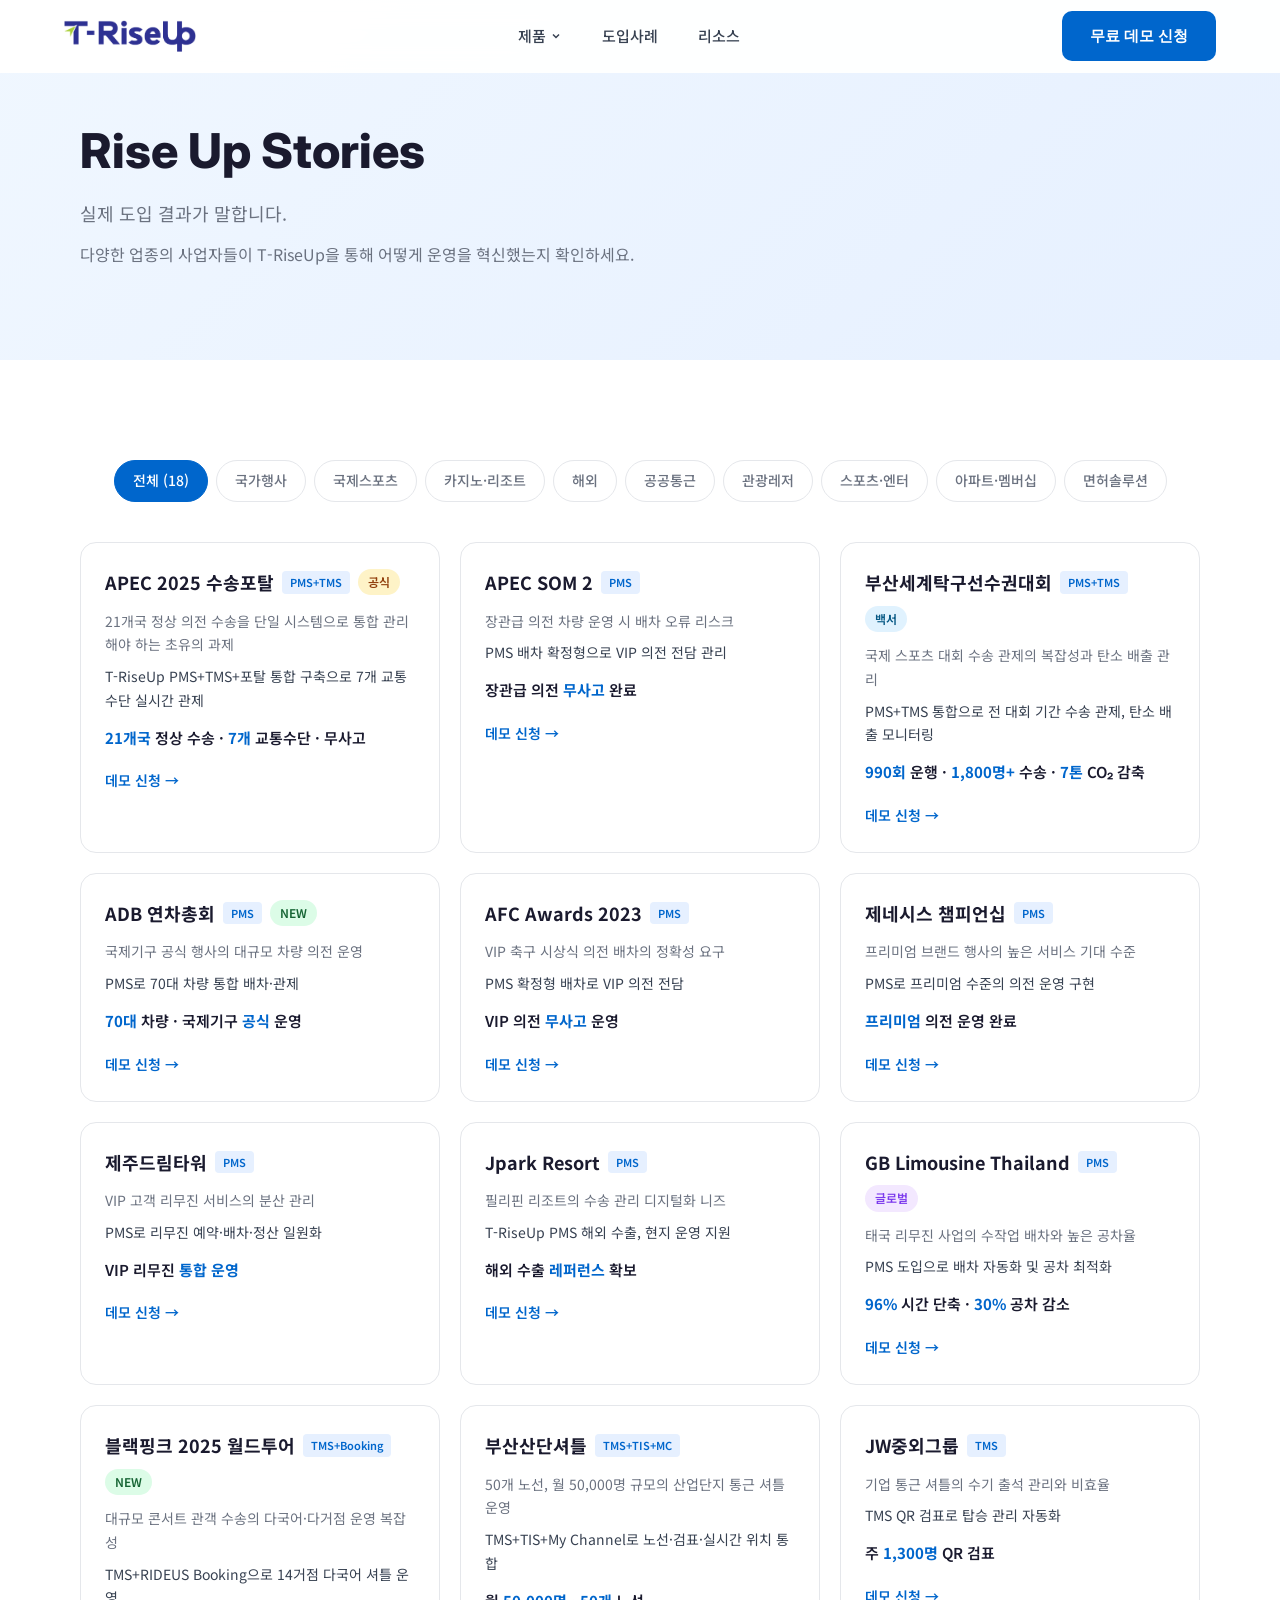
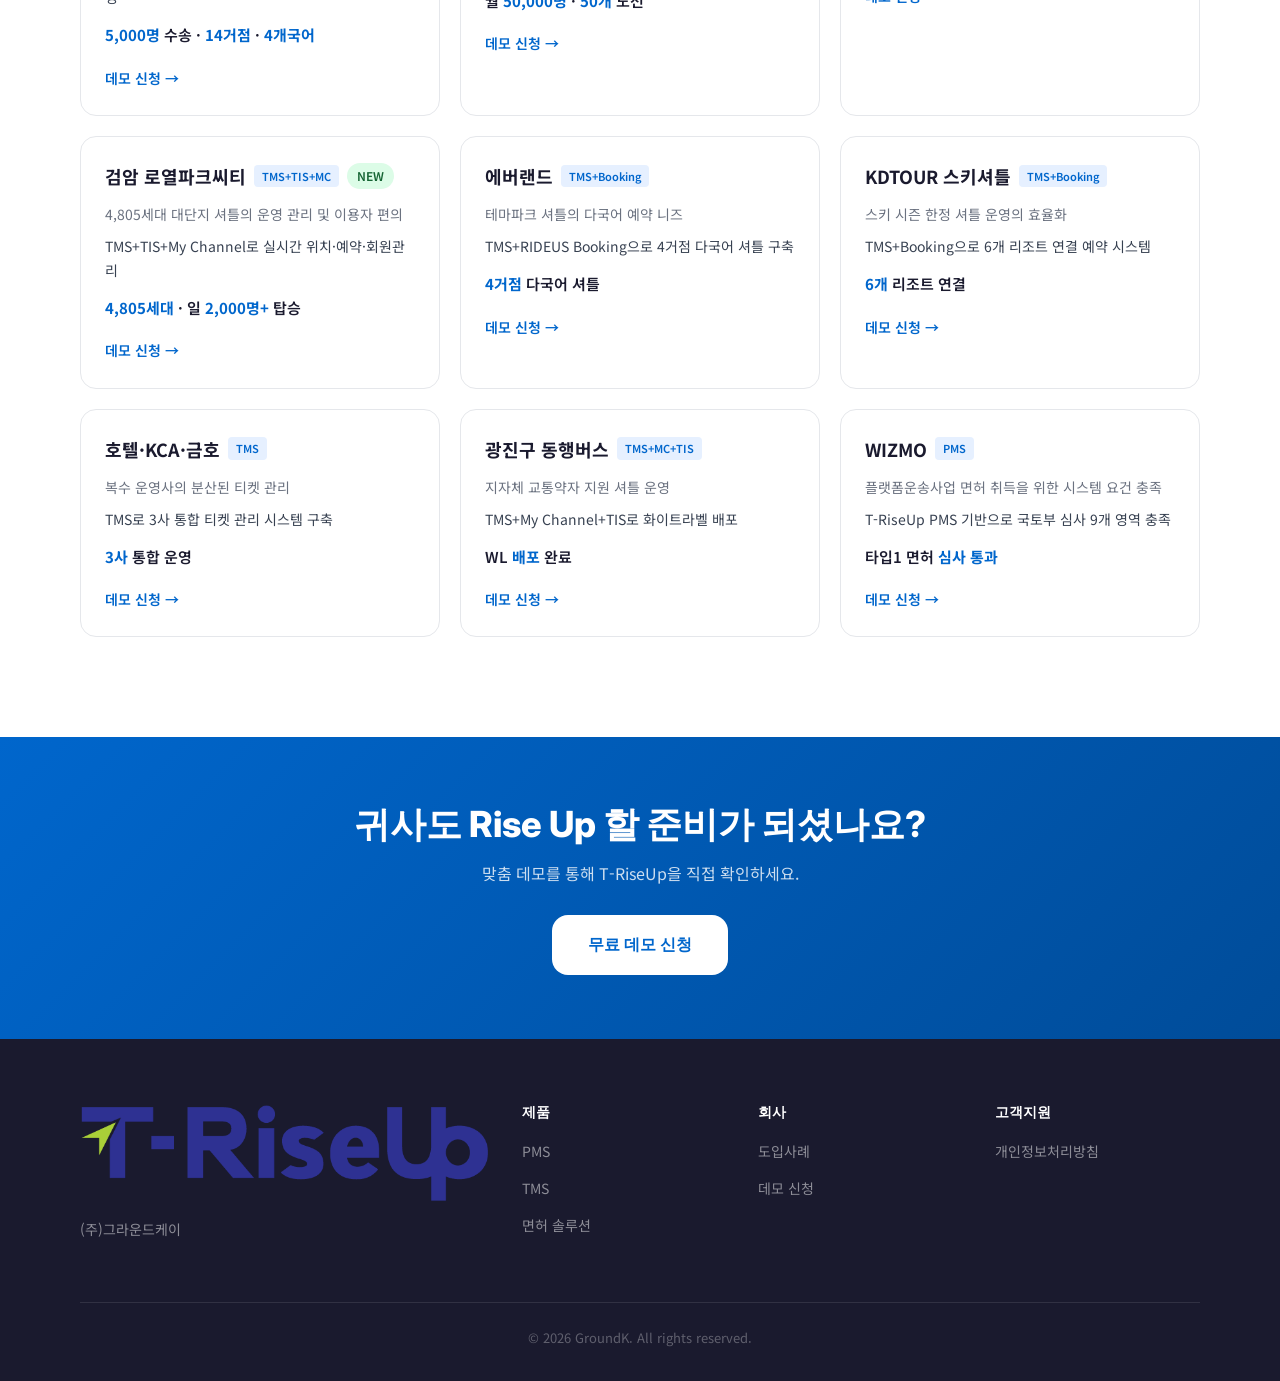
<file: pages/cases.html>
<!DOCTYPE html>
<html lang="ko">
<head>
<meta charset="UTF-8">
<meta name="viewport" content="width=device-width, initial-scale=1.0">
<title>T-RiseUp 도입사례 | 18건+ 검증된 레퍼런스</title>
<meta name="description" content="APEC 2025, 블랙핑크 월드투어, 부산산단셔틀 등 다양한 업종의 도입 사례를 확인하세요.">
<link rel="preconnect" href="https://fonts.googleapis.com">
<link rel="preconnect" href="https://fonts.gstatic.com" crossorigin>
<link href="https://fonts.googleapis.com/css2?family=Inter:wght@400;500;600;700&family=Noto+Sans+KR:wght@300;400;500;700&display=swap" rel="stylesheet">
<link rel="stylesheet" href="../css/style.css">
</head>
<body>

<header class="gnb" id="gnb">
  <div class="gnb-inner">
    <a href="../index.html" class="gnb-logo"><img src="../images/TRISEUP.png" alt="T-RiseUp" height="36"></a>
    <nav class="gnb-nav">
      <div class="nav-item has-dropdown">
        <button class="nav-link dropdown-trigger">제품 <svg class="chevron" width="12" height="12" viewBox="0 0 12 12"><path d="M3 4.5L6 7.5L9 4.5" stroke="currentColor" stroke-width="1.5" fill="none"/></svg></button>
        <div class="dropdown-menu">
          <a href="pms.html" class="dropdown-item"><strong>PMS</strong><span>의전·수송 통합 관리</span></a>
          <a href="tms.html" class="dropdown-item"><strong>TMS</strong><span>셔틀·관광 티켓 관리</span></a>
          <a href="license.html" class="dropdown-item"><strong>면허 솔루션</strong><span>플랫폼운송사업 면허</span></a>
          <a href="marketplace.html" class="dropdown-item"><strong>Marketplace</strong><span>RIDEUS 통합 판매채널</span></a>
        </div>
      </div>
      <a href="cases.html" class="nav-link">도입사례</a>
      <a href="#" class="nav-link">리소스</a>
    </nav>
    <a href="demo.html" class="btn btn-primary gnb-cta">무료 데모 신청</a>
    <button class="hamburger" id="hamburger" aria-label="메뉴 열기"><span></span><span></span><span></span></button>
  </div>
</header>

<div class="mobile-menu" id="mobileMenu">
  <div class="mobile-menu-header">
    <a href="../index.html" class="gnb-logo"><img src="../images/TRISEUP.png" alt="T-RiseUp" height="36"></a>
    <button class="mobile-close" id="mobileClose">&times;</button>
  </div>
  <nav class="mobile-nav">
    <div class="mobile-nav-group"><button class="mobile-nav-title">제품</button><div class="mobile-subnav"><a href="pms.html">PMS</a><a href="tms.html">TMS</a><a href="license.html">면허 솔루션</a></div></div>
    <a href="cases.html" class="mobile-nav-link">도입사례</a>
  </nav>
  <a href="demo.html" class="btn btn-primary mobile-cta">무료 데모 신청</a>
</div>

<!-- Hero -->
<section class="product-hero">
  <div class="container">
    <div class="product-hero-content">
      <h1>Rise Up Stories</h1>
      <p>실제 도입 결과가 말합니다.</p>
      <p style="color:var(--text-muted);font-size:16px;">다양한 업종의 사업자들이 T-RiseUp을 통해 어떻게 운영을 혁신했는지 확인하세요.</p>
    </div>
  </div>
</section>

<!-- Filter & Cases Grid -->
<section class="section section-white">
  <div class="container">
    <div class="filter-tabs">
      <button class="filter-tab active" data-filter="all">전체 (18)</button>
      <button class="filter-tab" data-filter="국가행사">국가행사</button>
      <button class="filter-tab" data-filter="국제스포츠">국제스포츠</button>
      <button class="filter-tab" data-filter="카지노리조트">카지노·리조트</button>
      <button class="filter-tab" data-filter="해외">해외</button>
      <button class="filter-tab" data-filter="공공통근">공공통근</button>
      <button class="filter-tab" data-filter="관광레저">관광레저</button>
      <button class="filter-tab" data-filter="스포츠엔터">스포츠·엔터</button>
      <button class="filter-tab" data-filter="아파트멤버십">아파트·멤버십</button>
      <button class="filter-tab" data-filter="면허솔루션">면허솔루션</button>
    </div>

    <div class="cases-grid">
      <!-- #1 -->
      <div class="case-card scroll-reveal" data-category="국가행사" id="apec-2025">
        <div class="case-header">
          <span class="case-company">APEC 2025 수송포탈</span>
          <span class="case-tag">PMS+TMS</span>
          <span class="badge badge-official">공식</span>
        </div>
        <p class="case-pain">21개국 정상 의전 수송을 단일 시스템으로 통합 관리해야 하는 초유의 과제</p>
        <p class="case-solution">T-RiseUp PMS+TMS+포탈 통합 구축으로 7개 교통수단 실시간 관제</p>
        <p class="case-results"><strong>21개국</strong> 정상 수송 · <strong>7개</strong> 교통수단 · 무사고</p>
        <a href="demo.html?case=APEC 2025" class="case-link">데모 신청 →</a>
      </div>
      <!-- #2 -->
      <div class="case-card scroll-reveal" data-category="국가행사">
        <div class="case-header">
          <span class="case-company">APEC SOM 2</span>
          <span class="case-tag">PMS</span>
        </div>
        <p class="case-pain">장관급 의전 차량 운영 시 배차 오류 리스크</p>
        <p class="case-solution">PMS 배차 확정형으로 VIP 의전 전담 관리</p>
        <p class="case-results">장관급 의전 <strong>무사고</strong> 완료</p>
        <a href="demo.html?case=APEC SOM2" class="case-link">데모 신청 →</a>
      </div>
      <!-- #3 -->
      <div class="case-card scroll-reveal" data-category="국제스포츠" id="busan-wttc">
        <div class="case-header">
          <span class="case-company">부산세계탁구선수권대회</span>
          <span class="case-tag">PMS+TMS</span>
          <span class="badge badge-whitepaper">백서</span>
        </div>
        <p class="case-pain">국제 스포츠 대회 수송 관제의 복잡성과 탄소 배출 관리</p>
        <p class="case-solution">PMS+TMS 통합으로 전 대회 기간 수송 관제, 탄소 배출 모니터링</p>
        <p class="case-results"><strong>990회</strong> 운행 · <strong>1,800명+</strong> 수송 · <strong>7톤</strong> CO₂ 감축</p>
        <a href="demo.html?case=부산세계탁구선수권대회" class="case-link">데모 신청 →</a>
      </div>
      <!-- #4 -->
      <div class="case-card scroll-reveal" data-category="국가행사">
        <div class="case-header">
          <span class="case-company">ADB 연차총회</span>
          <span class="case-tag">PMS</span>
          <span class="badge badge-new">NEW</span>
        </div>
        <p class="case-pain">국제기구 공식 행사의 대규모 차량 의전 운영</p>
        <p class="case-solution">PMS로 70대 차량 통합 배차·관제</p>
        <p class="case-results"><strong>70대</strong> 차량 · 국제기구 <strong>공식</strong> 운영</p>
        <a href="demo.html?case=ADB 연차총회" class="case-link">데모 신청 →</a>
      </div>
      <!-- #5 -->
      <div class="case-card scroll-reveal" data-category="국제스포츠">
        <div class="case-header">
          <span class="case-company">AFC Awards 2023</span>
          <span class="case-tag">PMS</span>
        </div>
        <p class="case-pain">VIP 축구 시상식 의전 배차의 정확성 요구</p>
        <p class="case-solution">PMS 확정형 배차로 VIP 의전 전담</p>
        <p class="case-results">VIP 의전 <strong>무사고</strong> 운영</p>
        <a href="demo.html?case=AFC Awards" class="case-link">데모 신청 →</a>
      </div>
      <!-- #6 -->
      <div class="case-card scroll-reveal" data-category="스포츠엔터">
        <div class="case-header">
          <span class="case-company">제네시스 챔피언십</span>
          <span class="case-tag">PMS</span>
        </div>
        <p class="case-pain">프리미엄 브랜드 행사의 높은 서비스 기대 수준</p>
        <p class="case-solution">PMS로 프리미엄 수준의 의전 운영 구현</p>
        <p class="case-results"><strong>프리미엄</strong> 의전 운영 완료</p>
        <a href="demo.html?case=제네시스 챔피언십" class="case-link">데모 신청 →</a>
      </div>
      <!-- #7 -->
      <div class="case-card scroll-reveal" data-category="카지노리조트">
        <div class="case-header">
          <span class="case-company">제주드림타워</span>
          <span class="case-tag">PMS</span>
        </div>
        <p class="case-pain">VIP 고객 리무진 서비스의 분산 관리</p>
        <p class="case-solution">PMS로 리무진 예약·배차·정산 일원화</p>
        <p class="case-results">VIP 리무진 <strong>통합 운영</strong></p>
        <a href="demo.html?case=제주드림타워" class="case-link">데모 신청 →</a>
      </div>
      <!-- #8 -->
      <div class="case-card scroll-reveal" data-category="해외">
        <div class="case-header">
          <span class="case-company">Jpark Resort</span>
          <span class="case-tag">PMS</span>
        </div>
        <p class="case-pain">필리핀 리조트의 수송 관리 디지털화 니즈</p>
        <p class="case-solution">T-RiseUp PMS 해외 수출, 현지 운영 지원</p>
        <p class="case-results">해외 수출 <strong>레퍼런스</strong> 확보</p>
        <a href="demo.html?case=Jpark Resort" class="case-link">데모 신청 →</a>
      </div>
      <!-- #9 -->
      <div class="case-card scroll-reveal" data-category="해외" id="gb-limousine">
        <div class="case-header">
          <span class="case-company">GB Limousine Thailand</span>
          <span class="case-tag">PMS</span>
          <span class="badge badge-global">글로벌</span>
        </div>
        <p class="case-pain">태국 리무진 사업의 수작업 배차와 높은 공차율</p>
        <p class="case-solution">PMS 도입으로 배차 자동화 및 공차 최적화</p>
        <p class="case-results"><strong>96%</strong> 시간 단축 · <strong>30%</strong> 공차 감소</p>
        <a href="demo.html?case=GB Limousine" class="case-link">데모 신청 →</a>
      </div>
      <!-- #10 -->
      <div class="case-card scroll-reveal" data-category="스포츠엔터" id="blackpink-worldtour">
        <div class="case-header">
          <span class="case-company">블랙핑크 2025 월드투어</span>
          <span class="case-tag">TMS+Booking</span>
          <span class="badge badge-new">NEW</span>
        </div>
        <p class="case-pain">대규모 콘서트 관객 수송의 다국어·다거점 운영 복잡성</p>
        <p class="case-solution">TMS+RIDEUS Booking으로 14거점 다국어 셔틀 운영</p>
        <p class="case-results"><strong>5,000명</strong> 수송 · <strong>14거점</strong> · <strong>4개국어</strong></p>
        <a href="demo.html?case=블랙핑크 월드투어" class="case-link">데모 신청 →</a>
      </div>
      <!-- #11 -->
      <div class="case-card scroll-reveal" data-category="공공통근" id="busan-sandan">
        <div class="case-header">
          <span class="case-company">부산산단셔틀</span>
          <span class="case-tag">TMS+TIS+MC</span>
        </div>
        <p class="case-pain">50개 노선, 월 50,000명 규모의 산업단지 통근 셔틀 운영</p>
        <p class="case-solution">TMS+TIS+My Channel로 노선·검표·실시간 위치 통합</p>
        <p class="case-results">월 <strong>50,000명</strong> · <strong>50개</strong> 노선</p>
        <a href="demo.html?case=부산산단셔틀" class="case-link">데모 신청 →</a>
      </div>
      <!-- #12 -->
      <div class="case-card scroll-reveal" data-category="공공통근">
        <div class="case-header">
          <span class="case-company">JW중외그룹</span>
          <span class="case-tag">TMS</span>
        </div>
        <p class="case-pain">기업 통근 셔틀의 수기 출석 관리와 비효율</p>
        <p class="case-solution">TMS QR 검표로 탑승 관리 자동화</p>
        <p class="case-results">주 <strong>1,300명</strong> QR 검표</p>
        <a href="demo.html?case=JW중외그룹" class="case-link">데모 신청 →</a>
      </div>
      <!-- #13 -->
      <div class="case-card scroll-reveal" data-category="아파트멤버십" id="geomam-royalpark">
        <div class="case-header">
          <span class="case-company">검암 로열파크씨티</span>
          <span class="case-tag">TMS+TIS+MC</span>
          <span class="badge badge-new">NEW</span>
        </div>
        <p class="case-pain">4,805세대 대단지 셔틀의 운영 관리 및 이용자 편의</p>
        <p class="case-solution">TMS+TIS+My Channel로 실시간 위치·예약·회원관리</p>
        <p class="case-results"><strong>4,805세대</strong> · 일 <strong>2,000명+</strong> 탑승</p>
        <a href="demo.html?case=검암 로열파크씨티" class="case-link">데모 신청 →</a>
      </div>
      <!-- #14 -->
      <div class="case-card scroll-reveal" data-category="관광레저">
        <div class="case-header">
          <span class="case-company">에버랜드</span>
          <span class="case-tag">TMS+Booking</span>
        </div>
        <p class="case-pain">테마파크 셔틀의 다국어 예약 니즈</p>
        <p class="case-solution">TMS+RIDEUS Booking으로 4거점 다국어 셔틀 구축</p>
        <p class="case-results"><strong>4거점</strong> 다국어 셔틀</p>
        <a href="demo.html?case=에버랜드" class="case-link">데모 신청 →</a>
      </div>
      <!-- #15 -->
      <div class="case-card scroll-reveal" data-category="관광레저">
        <div class="case-header">
          <span class="case-company">KDTOUR 스키셔틀</span>
          <span class="case-tag">TMS+Booking</span>
        </div>
        <p class="case-pain">스키 시즌 한정 셔틀 운영의 효율화</p>
        <p class="case-solution">TMS+Booking으로 6개 리조트 연결 예약 시스템</p>
        <p class="case-results"><strong>6개</strong> 리조트 연결</p>
        <a href="demo.html?case=KDTOUR 스키셔틀" class="case-link">데모 신청 →</a>
      </div>
      <!-- #16 -->
      <div class="case-card scroll-reveal" data-category="관광레저">
        <div class="case-header">
          <span class="case-company">호텔·KCA·금호</span>
          <span class="case-tag">TMS</span>
        </div>
        <p class="case-pain">복수 운영사의 분산된 티켓 관리</p>
        <p class="case-solution">TMS로 3사 통합 티켓 관리 시스템 구축</p>
        <p class="case-results"><strong>3사</strong> 통합 운영</p>
        <a href="demo.html?case=호텔·KCA·금호" class="case-link">데모 신청 →</a>
      </div>
      <!-- #17 -->
      <div class="case-card scroll-reveal" data-category="공공통근">
        <div class="case-header">
          <span class="case-company">광진구 동행버스</span>
          <span class="case-tag">TMS+MC+TIS</span>
        </div>
        <p class="case-pain">지자체 교통약자 지원 셔틀 운영</p>
        <p class="case-solution">TMS+My Channel+TIS로 화이트라벨 배포</p>
        <p class="case-results">WL <strong>배포</strong> 완료</p>
        <a href="demo.html?case=광진구 동행버스" class="case-link">데모 신청 →</a>
      </div>
      <!-- #18 -->
      <div class="case-card scroll-reveal" data-category="면허솔루션">
        <div class="case-header">
          <span class="case-company">WIZMO</span>
          <span class="case-tag">PMS</span>
        </div>
        <p class="case-pain">플랫폼운송사업 면허 취득을 위한 시스템 요건 충족</p>
        <p class="case-solution">T-RiseUp PMS 기반으로 국토부 심사 9개 영역 충족</p>
        <p class="case-results">타입1 면허 <strong>심사 통과</strong></p>
        <a href="demo.html?case=WIZMO" class="case-link">데모 신청 →</a>
      </div>
    </div>
  </div>
</section>

<!-- Bottom CTA -->
<section class="bottom-cta">
  <div class="container">
    <h2>귀사도 Rise Up 할 준비가 되셨나요?</h2>
    <p>맞춤 데모를 통해 T-RiseUp을 직접 확인하세요.</p>
    <div class="bottom-cta-buttons">
      <a href="demo.html" class="btn btn-white btn-lg">무료 데모 신청</a>
    </div>
  </div>
</section>

<footer class="footer">
  <div class="container">
    <div class="footer-grid">
      <div class="footer-col"><div class="footer-logo"><img src="../images/TRISEUP.png" alt="T-RiseUp" height="36"></div><p class="footer-company">(주)그라운드케이</p></div>
      <div class="footer-col"><h4>제품</h4><ul><li><a href="pms.html">PMS</a></li><li><a href="tms.html">TMS</a></li><li><a href="license.html">면허 솔루션</a></li></ul></div>
      <div class="footer-col"><h4>회사</h4><ul><li><a href="cases.html">도입사례</a></li><li><a href="demo.html">데모 신청</a></li></ul></div>
      <div class="footer-col"><h4>고객지원</h4><ul><li><a href="#">개인정보처리방침</a></li></ul></div>
    </div>
    <div class="footer-bottom"><p>&copy; 2026 GroundK. All rights reserved.</p></div>
  </div>
</footer>

<script src="../js/main.js"></script>
</body>
</html>
</file>
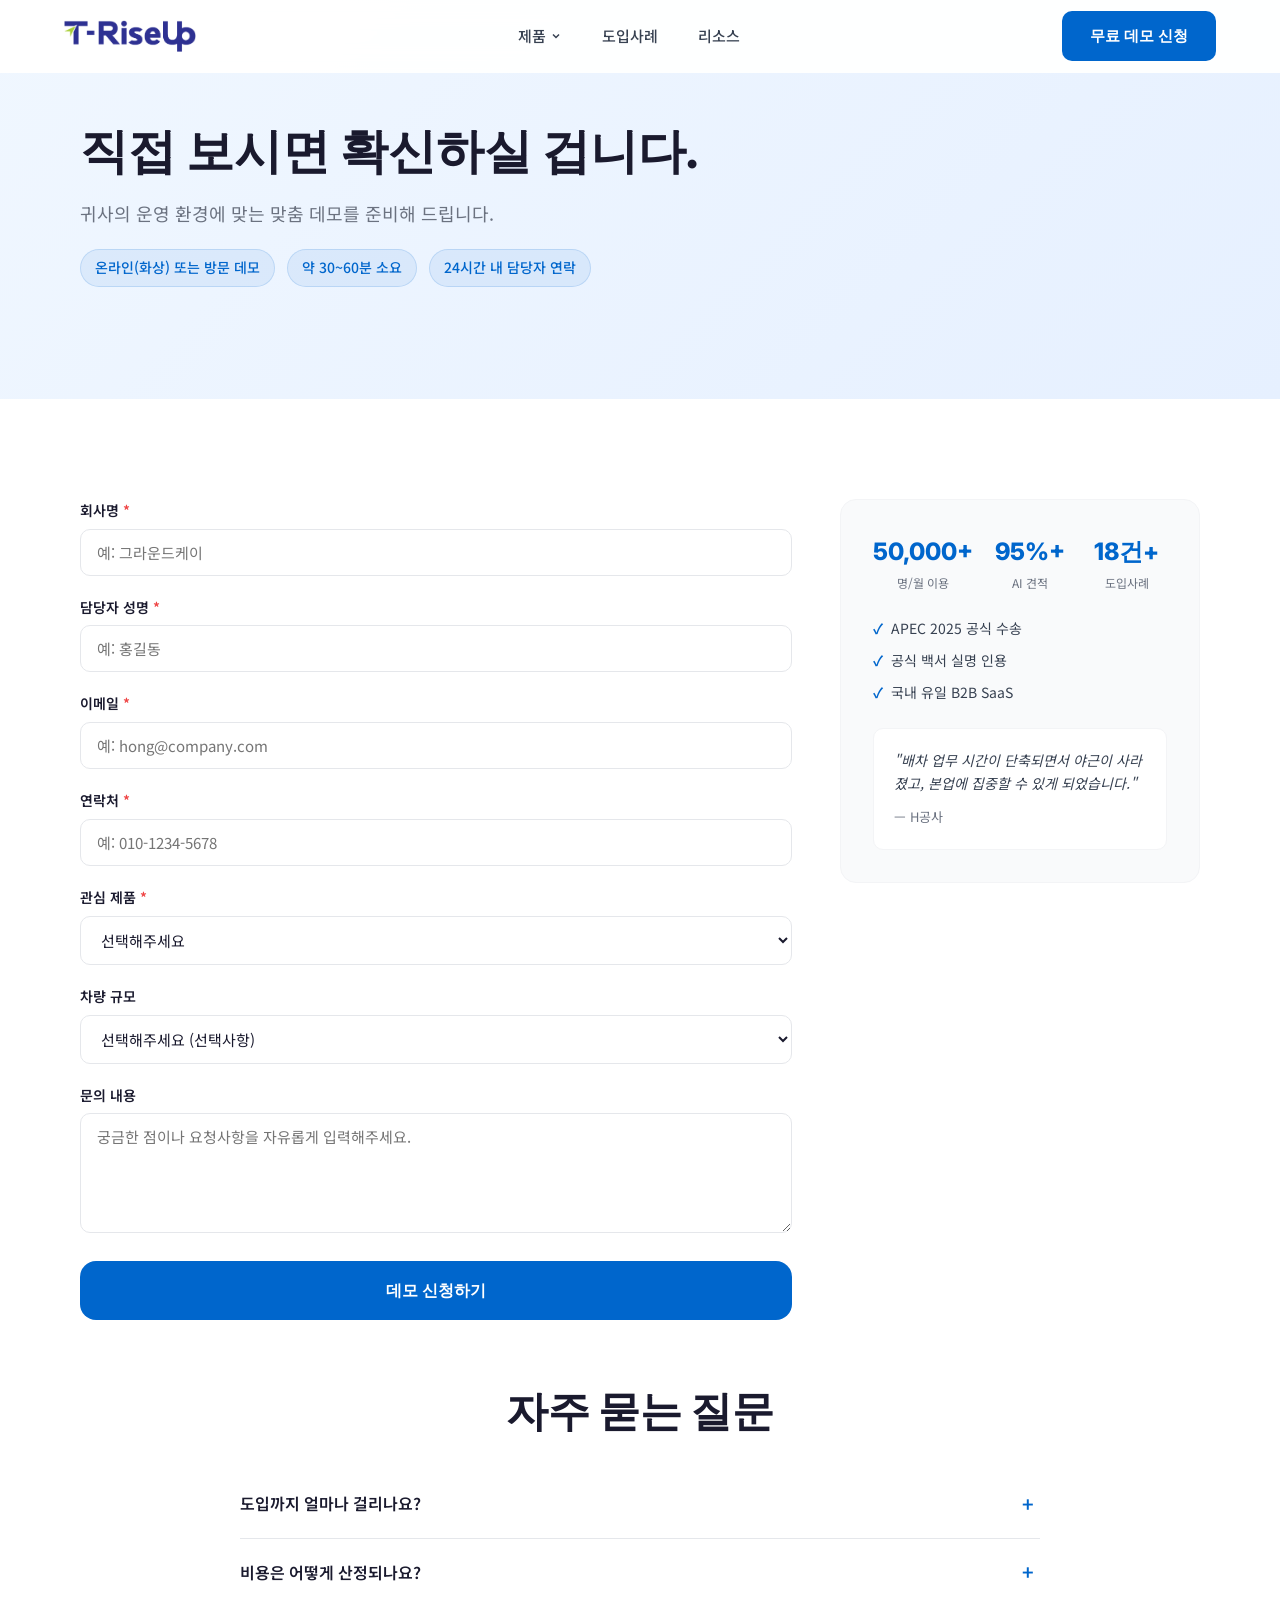
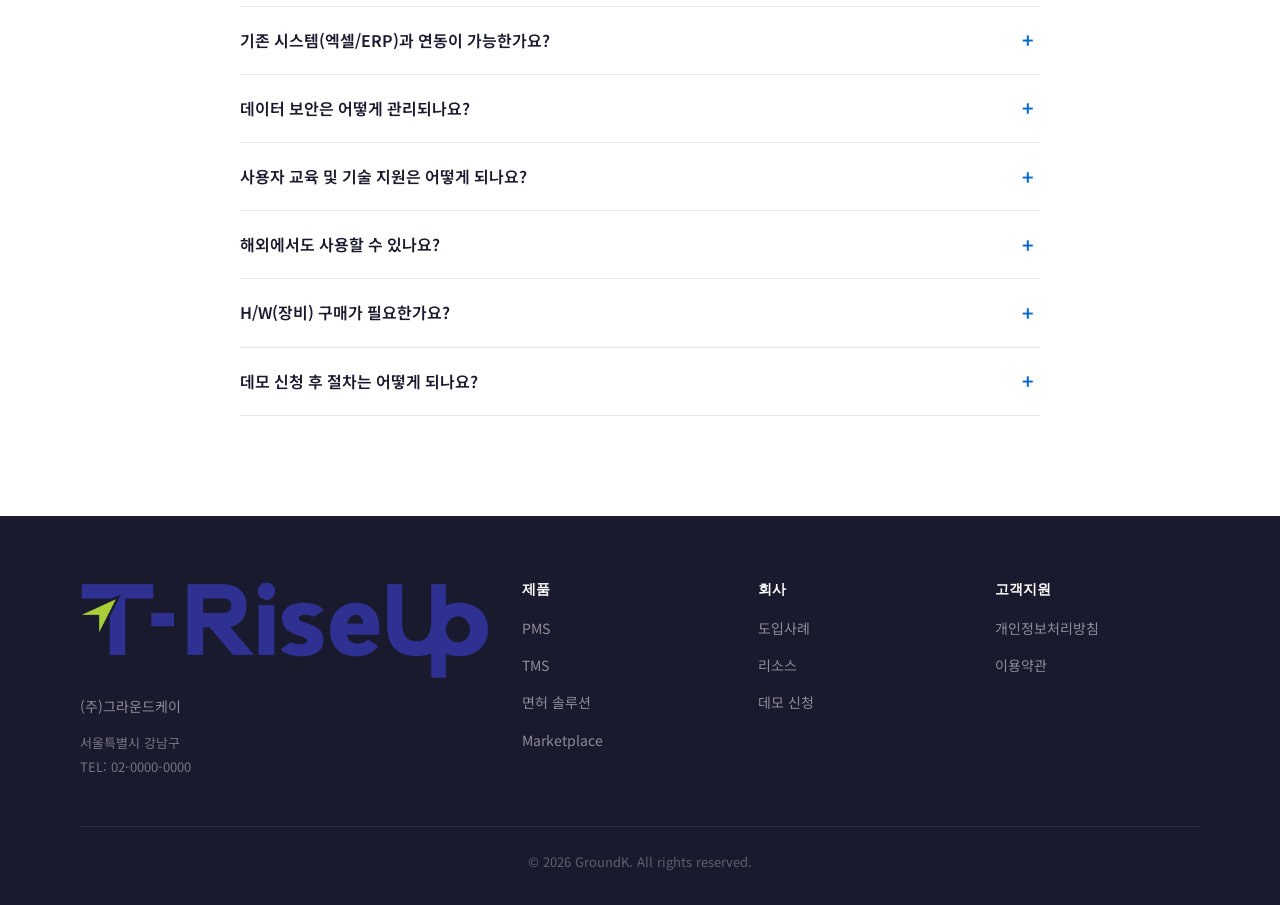
<file: pages/demo.html>
<!DOCTYPE html>
<html lang="ko">
<head>
<meta charset="UTF-8">
<meta name="viewport" content="width=device-width, initial-scale=1.0">
<title>무료 데모 신청 | T-RiseUp</title>
<meta name="description" content="T-RiseUp 맞춤 데모를 신청하세요. 24시간 내 담당자가 연락드립니다.">
<link rel="preconnect" href="https://fonts.googleapis.com">
<link rel="preconnect" href="https://fonts.gstatic.com" crossorigin>
<link href="https://fonts.googleapis.com/css2?family=Inter:wght@400;500;600;700&family=Noto+Sans+KR:wght@300;400;500;700&display=swap" rel="stylesheet">
<link rel="stylesheet" href="../css/style.css">
</head>
<body>

<!-- GNB -->
<header class="gnb" id="gnb">
  <div class="gnb-inner">
    <a href="../index.html" class="gnb-logo"><img src="../images/TRISEUP.png" alt="T-RiseUp" height="36"></a>
    <nav class="gnb-nav">
      <div class="nav-item has-dropdown">
        <button class="nav-link dropdown-trigger">제품 <svg class="chevron" width="12" height="12" viewBox="0 0 12 12"><path d="M3 4.5L6 7.5L9 4.5" stroke="currentColor" stroke-width="1.5" fill="none"/></svg></button>
        <div class="dropdown-menu">
          <a href="pms.html" class="dropdown-item"><strong>PMS</strong><span>의전·수송 통합 관리</span></a>
          <a href="tms.html" class="dropdown-item"><strong>TMS</strong><span>셔틀·관광 티켓 관리</span></a>
          <a href="license.html" class="dropdown-item"><strong>면허 솔루션</strong><span>플랫폼운송사업 면허</span></a>
          <a href="marketplace.html" class="dropdown-item"><strong>Marketplace</strong><span>RIDEUS 통합 판매채널</span></a>
        </div>
      </div>
      <a href="cases.html" class="nav-link">도입사례</a>
      <a href="#" class="nav-link">리소스</a>
    </nav>
    <a href="demo.html" class="btn btn-primary gnb-cta">무료 데모 신청</a>
    <button class="hamburger" id="hamburger" aria-label="메뉴 열기"><span></span><span></span><span></span></button>
  </div>
</header>

<!-- Mobile Menu -->
<div class="mobile-menu" id="mobileMenu">
  <div class="mobile-menu-header">
    <a href="../index.html" class="gnb-logo"><img src="../images/TRISEUP.png" alt="T-RiseUp" height="36"></a>
    <button class="mobile-close" id="mobileClose" aria-label="메뉴 닫기">&times;</button>
  </div>
  <nav class="mobile-nav">
    <div class="mobile-nav-group">
      <button class="mobile-nav-title">제품 <svg class="chevron" width="12" height="12" viewBox="0 0 12 12"><path d="M3 4.5L6 7.5L9 4.5" stroke="currentColor" stroke-width="1.5" fill="none"/></svg></button>
      <div class="mobile-subnav">
        <a href="pms.html">PMS — 의전·수송</a>
        <a href="tms.html">TMS — 셔틀·관광</a>
        <a href="license.html">면허 솔루션</a>
        <a href="marketplace.html">Marketplace</a>
      </div>
    </div>
    <a href="cases.html" class="mobile-nav-link">도입사례</a>
    <a href="#" class="mobile-nav-link">리소스</a>
  </nav>
  <a href="demo.html" class="btn btn-primary mobile-cta">무료 데모 신청</a>
</div>

<!-- Hero -->
<section class="product-hero">
  <div class="container">
    <div class="product-hero-content">
      <h1>직접 보시면 확신하실 겁니다.</h1>
      <p>귀사의 운영 환경에 맞는 맞춤 데모를 준비해 드립니다.</p>
      <div class="product-hero-features">
        <span class="feature-pill">온라인(화상) 또는 방문 데모</span>
        <span class="feature-pill">약 30~60분 소요</span>
        <span class="feature-pill">24시간 내 담당자 연락</span>
      </div>
    </div>
  </div>
</section>

<!-- Demo Form -->
<section class="section section-white">
  <div class="container">
    <div class="demo-layout">
      <div>
        <form id="demoForm">
          <div class="form-group">
            <label class="form-label">회사명 <span class="form-required">*</span></label>
            <input type="text" name="company" class="form-input" placeholder="예: 그라운드케이" required>
            <p class="form-error"></p>
          </div>
          <div class="form-group">
            <label class="form-label">담당자 성명 <span class="form-required">*</span></label>
            <input type="text" name="name" class="form-input" placeholder="예: 홍길동" required>
            <p class="form-error"></p>
          </div>
          <div class="form-group">
            <label class="form-label">이메일 <span class="form-required">*</span></label>
            <input type="email" name="email" class="form-input" placeholder="예: hong@company.com" required>
            <p class="form-error"></p>
          </div>
          <div class="form-group">
            <label class="form-label">연락처 <span class="form-required">*</span></label>
            <input type="tel" name="phone" class="form-input" placeholder="예: 010-1234-5678" required>
            <p class="form-error"></p>
          </div>
          <div class="form-group">
            <label class="form-label">관심 제품 <span class="form-required">*</span></label>
            <select name="product" class="form-select" required>
              <option value="">선택해주세요</option>
              <option value="PMS">PMS (의전·수송)</option>
              <option value="TMS">TMS (셔틀·관광)</option>
              <option value="면허 솔루션">면허 솔루션</option>
              <option value="Marketplace">Marketplace</option>
              <option value="기타">기타</option>
            </select>
            <p class="form-error"></p>
          </div>
          <div class="form-group">
            <label class="form-label">차량 규모</label>
            <select name="fleet_size" class="form-select">
              <option value="">선택해주세요 (선택사항)</option>
              <option value="1~10대">1~10대</option>
              <option value="11~50대">11~50대</option>
              <option value="51~100대">51~100대</option>
              <option value="100대 이상">100대 이상</option>
              <option value="미정">미정</option>
            </select>
          </div>
          <div class="form-group">
            <label class="form-label">문의 내용</label>
            <textarea name="message" class="form-textarea" placeholder="궁금한 점이나 요청사항을 자유롭게 입력해주세요."></textarea>
          </div>
          <button type="submit" class="btn btn-primary btn-lg" style="width:100%">데모 신청하기</button>
        </form>

        <div class="form-success" id="formSuccess">
          <div class="success-icon">✓</div>
          <h3>신청이 완료되었습니다!</h3>
          <p>24시간 내에 담당자가 연락드리겠습니다.</p>
          <a href="../index.html" class="btn btn-secondary">홈으로 돌아가기</a>
        </div>
      </div>

      <!-- Sidebar -->
      <div class="demo-sidebar">
        <div class="sidebar-stats">
          <div class="sidebar-stat">
            <div class="stat-value">50,000+</div>
            <div class="stat-label">명/월 이용</div>
          </div>
          <div class="sidebar-stat">
            <div class="stat-value">95%+</div>
            <div class="stat-label">AI 견적</div>
          </div>
          <div class="sidebar-stat">
            <div class="stat-value">18건+</div>
            <div class="stat-label">도입사례</div>
          </div>
        </div>
        <div class="sidebar-badges">
          <div class="sidebar-badge"><span class="check">✓</span> APEC 2025 공식 수송</div>
          <div class="sidebar-badge"><span class="check">✓</span> 공식 백서 실명 인용</div>
          <div class="sidebar-badge"><span class="check">✓</span> 국내 유일 B2B SaaS</div>
        </div>
        <div class="sidebar-voc">
          <blockquote>"배차 업무 시간이 단축되면서 야근이 사라졌고, 본업에 집중할 수 있게 되었습니다."</blockquote>
          <cite>— H공사</cite>
        </div>
      </div>
    </div>

    <!-- FAQ -->
    <div class="faq-section">
      <h2 class="section-title">자주 묻는 질문</h2>
      <div style="max-width:800px; margin:32px auto 0;">
        <div class="faq-item">
          <button class="faq-question">도입까지 얼마나 걸리나요? <span class="faq-icon">+</span></button>
          <div class="faq-answer"><div class="faq-answer-inner">기본 도입은 1~2주 내 완료됩니다. 고객사 운영 환경에 맞춘 설정과 교육을 포함하며, 복잡한 커스터마이징이 필요한 경우 별도 협의합니다.</div></div>
        </div>
        <div class="faq-item">
          <button class="faq-question">비용은 어떻게 산정되나요? <span class="faq-icon">+</span></button>
          <div class="faq-answer"><div class="faq-answer-inner">상세 비용은 도입 규모 및 요건에 따라 맞춤 산정되며, 별도 협의를 통해 안내드립니다. SaaS 월정액 + 건당 수수료 기반 모델입니다.</div></div>
        </div>
        <div class="faq-item">
          <button class="faq-question">기존 시스템(엑셀/ERP)과 연동이 가능한가요? <span class="faq-icon">+</span></button>
          <div class="faq-answer"><div class="faq-answer-inner">네. T-RiseUp은 API 기반으로 기존 HR 시스템, 학사 시스템, 스마트홈(LG ThinQ) 등과 연동 가능합니다. 맞춤 SI 개발도 자체 엔지니어링팀이 지원합니다.</div></div>
        </div>
        <div class="faq-item">
          <button class="faq-question">데이터 보안은 어떻게 관리되나요? <span class="faq-icon">+</span></button>
          <div class="faq-answer"><div class="faq-answer-inner">클라우드 기반 SaaS로 데이터 암호화, 접근 권한 관리, 정기 백업을 기본 제공합니다. 금융 수준의 보안 인프라를 적용하고 있습니다.</div></div>
        </div>
        <div class="faq-item">
          <button class="faq-question">사용자 교육 및 기술 지원은 어떻게 되나요? <span class="faq-icon">+</span></button>
          <div class="faq-answer"><div class="faq-answer-inner">도입 시 담당 매니저가 운영자·기사용 교육을 제공하며, 이후에도 전담 CS팀이 실시간 지원합니다. 온라인/오프라인 교육 모두 가능합니다.</div></div>
        </div>
        <div class="faq-item">
          <button class="faq-question">해외에서도 사용할 수 있나요? <span class="faq-icon">+</span></button>
          <div class="faq-answer"><div class="faq-answer-inner">네. T-RiseUp은 다국어(EN/CN/JP/AR 등) 지원과 글로벌 결제(PayPal·VISA·MC·JCB·AMEX)를 기본 제공합니다. 태국(GB Limousine), 필리핀(Jpark) 등 해외 도입 사례가 있습니다.</div></div>
        </div>
        <div class="faq-item">
          <button class="faq-question">H/W(장비) 구매가 필요한가요? <span class="faq-icon">+</span></button>
          <div class="faq-answer"><div class="faq-answer-inner">아닙니다. 웹 기반 SaaS로 별도 장비 구매·설치 없이 즉시 도입할 수 있습니다. PC·모바일 웹 브라우저만 있으면 됩니다.</div></div>
        </div>
        <div class="faq-item">
          <button class="faq-question">데모 신청 후 절차는 어떻게 되나요? <span class="faq-icon">+</span></button>
          <div class="faq-answer"><div class="faq-answer-inner">신청 후 24시간 내 담당자가 연락드립니다 → 귀사 운영 환경 파악 → 맞춤 데모(온라인 또는 방문, 30~60분) → 도입 제안서 제공 → 계약·설정·교육 → 오픈 순서로 진행됩니다.</div></div>
        </div>
      </div>
    </div>
  </div>
</section>

<!-- Footer -->
<footer class="footer">
  <div class="container">
    <div class="footer-grid">
      <div class="footer-col">
        <div class="footer-logo"><img src="../images/TRISEUP.png" alt="T-RiseUp" height="36"></div>
        <p class="footer-company">(주)그라운드케이</p>
        <p class="footer-info">서울특별시 강남구<br>TEL: 02-0000-0000</p>
      </div>
      <div class="footer-col"><h4>제품</h4><ul><li><a href="pms.html">PMS</a></li><li><a href="tms.html">TMS</a></li><li><a href="license.html">면허 솔루션</a></li><li><a href="marketplace.html">Marketplace</a></li></ul></div>
      <div class="footer-col"><h4>회사</h4><ul><li><a href="cases.html">도입사례</a></li><li><a href="#">리소스</a></li><li><a href="demo.html">데모 신청</a></li></ul></div>
      <div class="footer-col"><h4>고객지원</h4><ul><li><a href="#">개인정보처리방침</a></li><li><a href="#">이용약관</a></li></ul></div>
    </div>
    <div class="footer-bottom"><p>&copy; 2026 GroundK. All rights reserved.</p></div>
  </div>
</footer>

<script src="../js/main.js"></script>
</body>
</html>
</file>
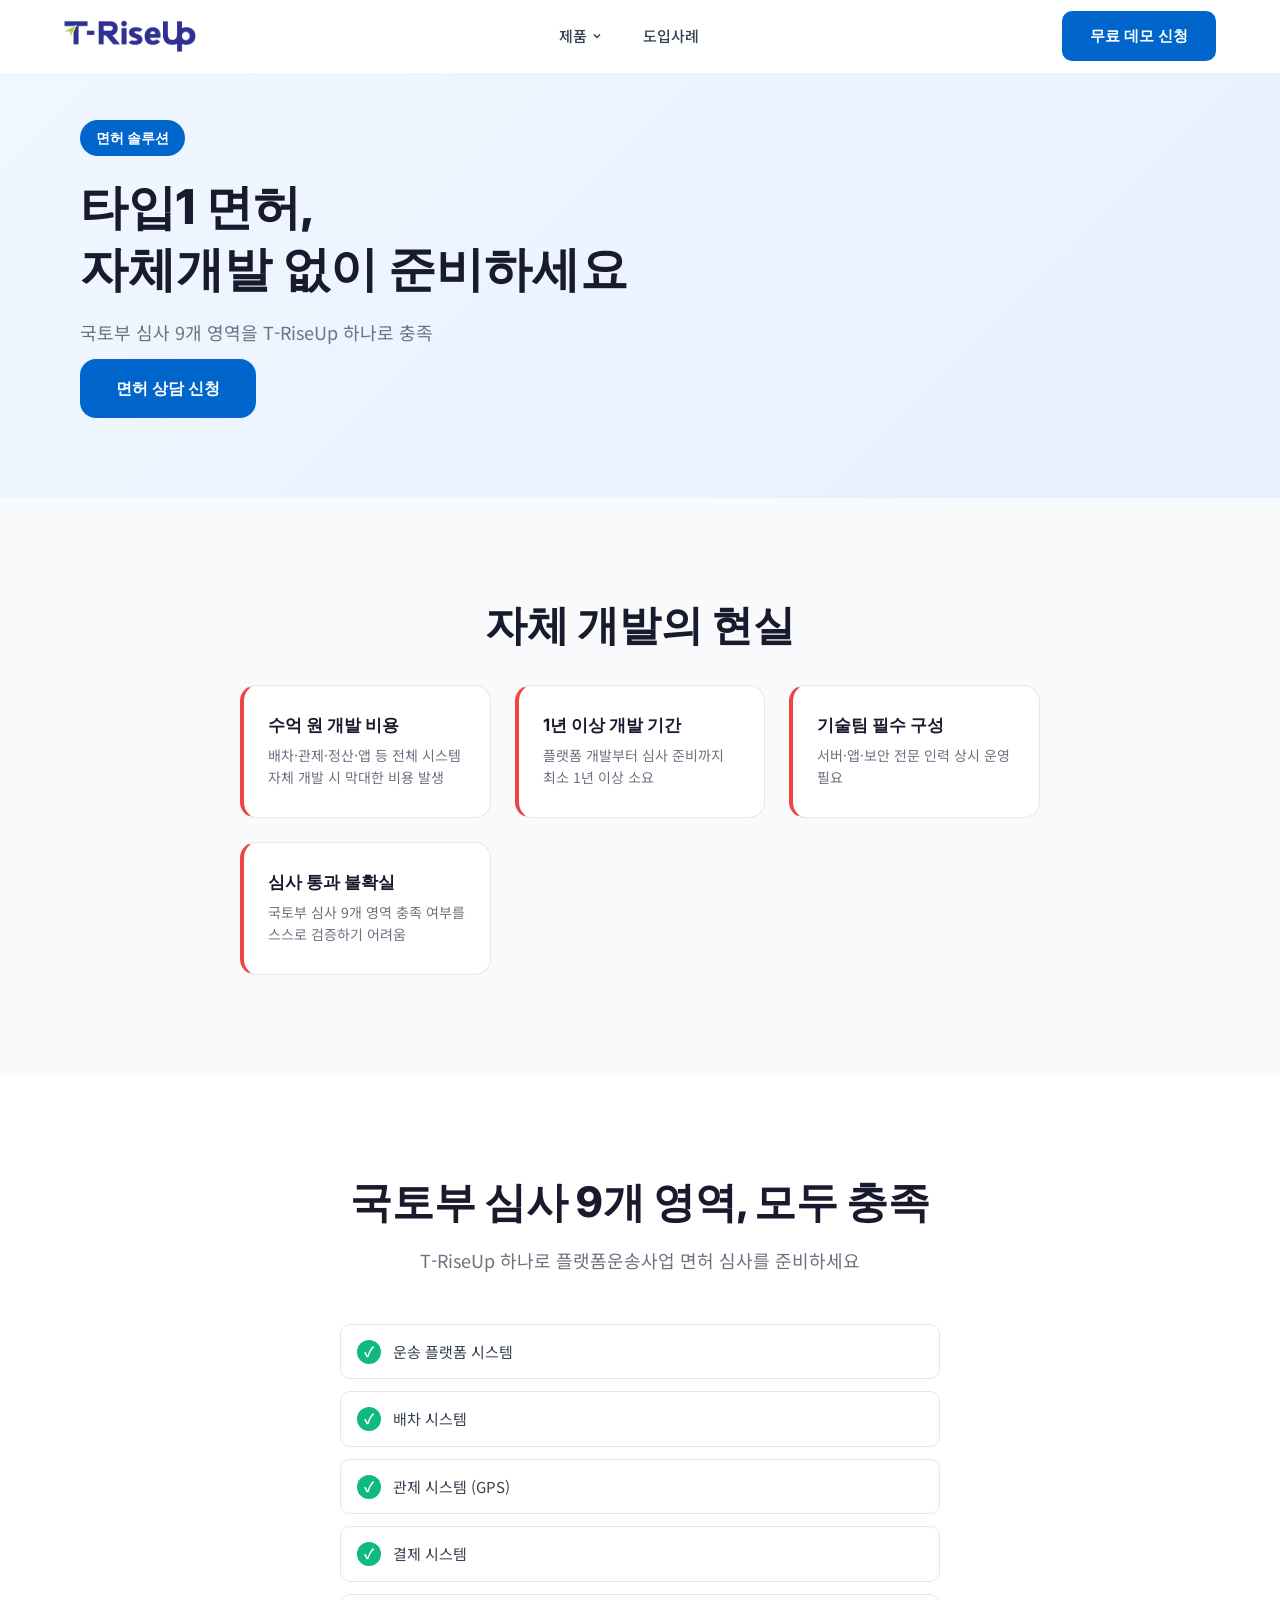
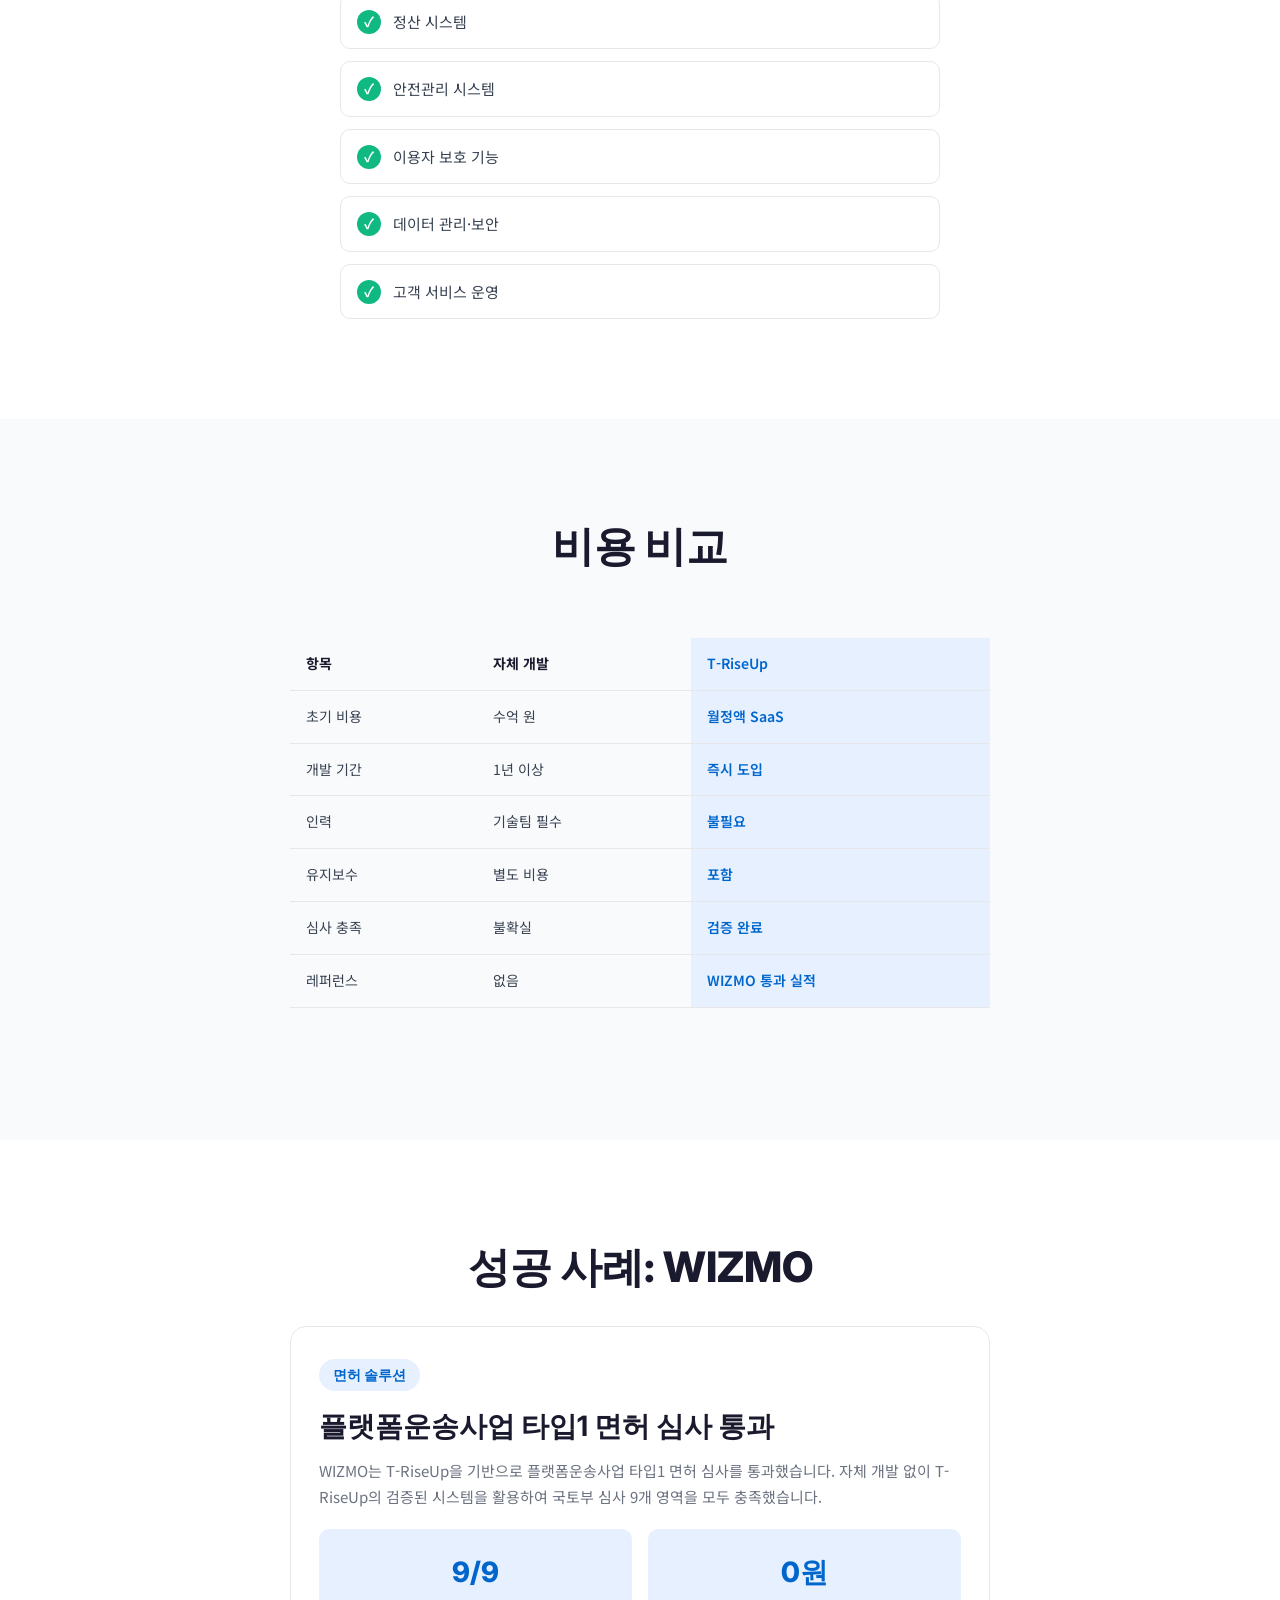
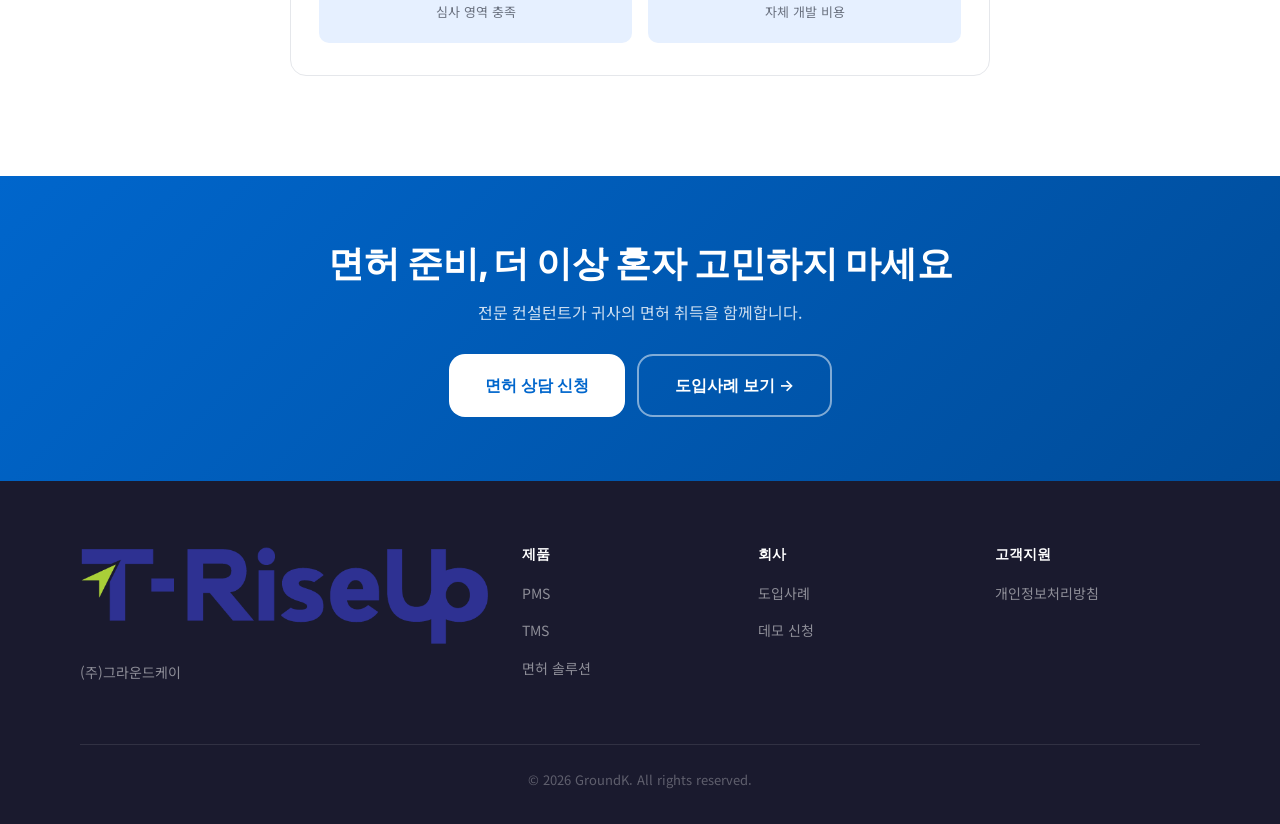
<file: pages/license.html>
<!DOCTYPE html>
<html lang="ko">
<head>
<meta charset="UTF-8">
<meta name="viewport" content="width=device-width, initial-scale=1.0">
<title>T-RiseUp | 플랫폼운송사업 면허 솔루션</title>
<meta name="description" content="타입1 면허, 자체개발 없이 준비하세요. 국토부 심사 9개 영역 모두 충족.">
<link rel="preconnect" href="https://fonts.googleapis.com">
<link rel="preconnect" href="https://fonts.gstatic.com" crossorigin>
<link href="https://fonts.googleapis.com/css2?family=Inter:wght@400;500;600;700&family=Noto+Sans+KR:wght@300;400;500;700&display=swap" rel="stylesheet">
<link rel="stylesheet" href="../css/style.css">
</head>
<body>

<header class="gnb" id="gnb">
  <div class="gnb-inner">
    <a href="../index.html" class="gnb-logo"><img src="../images/TRISEUP.png" alt="T-RiseUp" height="36"></a>
    <nav class="gnb-nav">
      <div class="nav-item has-dropdown">
        <button class="nav-link dropdown-trigger">제품 <svg class="chevron" width="12" height="12" viewBox="0 0 12 12"><path d="M3 4.5L6 7.5L9 4.5" stroke="currentColor" stroke-width="1.5" fill="none"/></svg></button>
        <div class="dropdown-menu">
          <a href="pms.html" class="dropdown-item"><strong>PMS</strong><span>의전·수송 통합 관리</span></a>
          <a href="tms.html" class="dropdown-item"><strong>TMS</strong><span>셔틀·관광 티켓 관리</span></a>
          <a href="license.html" class="dropdown-item"><strong>면허 솔루션</strong><span>플랫폼운송사업 면허</span></a>
          <a href="marketplace.html" class="dropdown-item"><strong>Marketplace</strong><span>RIDEUS 통합 판매채널</span></a>
        </div>
      </div>
      <a href="cases.html" class="nav-link">도입사례</a>
    </nav>
    <a href="demo.html?product=license" class="btn btn-primary gnb-cta">무료 데모 신청</a>
    <button class="hamburger" id="hamburger" aria-label="메뉴 열기"><span></span><span></span><span></span></button>
  </div>
</header>

<div class="mobile-menu" id="mobileMenu">
  <div class="mobile-menu-header">
    <a href="../index.html" class="gnb-logo"><img src="../images/TRISEUP.png" alt="T-RiseUp" height="36"></a>
    <button class="mobile-close" id="mobileClose">&times;</button>
  </div>
  <nav class="mobile-nav">
    <div class="mobile-nav-group"><button class="mobile-nav-title">제품</button><div class="mobile-subnav"><a href="pms.html">PMS</a><a href="tms.html">TMS</a><a href="license.html">면허 솔루션</a></div></div>
    <a href="cases.html" class="mobile-nav-link">도입사례</a>
  </nav>
  <a href="demo.html?product=license" class="btn btn-primary mobile-cta">면허 상담 신청</a>
</div>

<!-- Hero -->
<section class="product-hero">
  <div class="container">
    <div class="product-hero-content">
      <span class="product-hero-tag">면허 솔루션</span>
      <h1>타입1 면허,<br>자체개발 없이 준비하세요</h1>
      <p>국토부 심사 9개 영역을 T-RiseUp 하나로 충족</p>
      <a href="demo.html?product=license" class="btn btn-primary btn-lg">면허 상담 신청</a>
    </div>
  </div>
</section>

<!-- Pain Point -->
<section class="section section-gray">
  <div class="container">
    <h2 class="section-title">자체 개발의 현실</h2>
    <div class="feature-grid" style="max-width:800px;margin:32px auto 0;">
      <div class="feature-item scroll-reveal" style="border-left:4px solid #EF4444;">
        <h4>수억 원 개발 비용</h4>
        <p>배차·관제·정산·앱 등 전체 시스템 자체 개발 시 막대한 비용 발생</p>
      </div>
      <div class="feature-item scroll-reveal" style="border-left:4px solid #EF4444;">
        <h4>1년 이상 개발 기간</h4>
        <p>플랫폼 개발부터 심사 준비까지 최소 1년 이상 소요</p>
      </div>
      <div class="feature-item scroll-reveal" style="border-left:4px solid #EF4444;">
        <h4>기술팀 필수 구성</h4>
        <p>서버·앱·보안 전문 인력 상시 운영 필요</p>
      </div>
      <div class="feature-item scroll-reveal" style="border-left:4px solid #EF4444;">
        <h4>심사 통과 불확실</h4>
        <p>국토부 심사 9개 영역 충족 여부를 스스로 검증하기 어려움</p>
      </div>
    </div>
  </div>
</section>

<!-- 9개 영역 체크리스트 -->
<section class="section section-white">
  <div class="container">
    <h2 class="section-title">국토부 심사 9개 영역, 모두 충족</h2>
    <p class="section-subtitle">T-RiseUp 하나로 플랫폼운송사업 면허 심사를 준비하세요</p>
    <div class="checklist">
      <div class="checklist-item scroll-reveal"><span class="check-icon">✓</span> 운송 플랫폼 시스템</div>
      <div class="checklist-item scroll-reveal"><span class="check-icon">✓</span> 배차 시스템</div>
      <div class="checklist-item scroll-reveal"><span class="check-icon">✓</span> 관제 시스템 (GPS)</div>
      <div class="checklist-item scroll-reveal"><span class="check-icon">✓</span> 결제 시스템</div>
      <div class="checklist-item scroll-reveal"><span class="check-icon">✓</span> 정산 시스템</div>
      <div class="checklist-item scroll-reveal"><span class="check-icon">✓</span> 안전관리 시스템</div>
      <div class="checklist-item scroll-reveal"><span class="check-icon">✓</span> 이용자 보호 기능</div>
      <div class="checklist-item scroll-reveal"><span class="check-icon">✓</span> 데이터 관리·보안</div>
      <div class="checklist-item scroll-reveal"><span class="check-icon">✓</span> 고객 서비스 운영</div>
    </div>
  </div>
</section>

<!-- 비용 비교 -->
<section class="section section-gray">
  <div class="container">
    <h2 class="section-title">비용 비교</h2>
    <div style="max-width:700px;margin:32px auto 0;overflow-x:auto;">
      <table class="compare-table">
        <thead>
          <tr><th>항목</th><th>자체 개발</th><th class="highlight">T-RiseUp</th></tr>
        </thead>
        <tbody>
          <tr><td>초기 비용</td><td>수억 원</td><td class="highlight">월정액 SaaS</td></tr>
          <tr><td>개발 기간</td><td>1년 이상</td><td class="highlight">즉시 도입</td></tr>
          <tr><td>인력</td><td>기술팀 필수</td><td class="highlight">불필요</td></tr>
          <tr><td>유지보수</td><td>별도 비용</td><td class="highlight">포함</td></tr>
          <tr><td>심사 충족</td><td>불확실</td><td class="highlight">검증 완료</td></tr>
          <tr><td>레퍼런스</td><td>없음</td><td class="highlight">WIZMO 통과 실적</td></tr>
        </tbody>
      </table>
    </div>
  </div>
</section>

<!-- WIZMO 사례 -->
<section class="section section-white">
  <div class="container">
    <h2 class="section-title">성공 사례: WIZMO</h2>
    <div style="max-width:700px;margin:32px auto 0;">
      <div class="product-card scroll-reveal">
        <div class="product-tag">면허 솔루션</div>
        <h3 class="product-title">플랫폼운송사업 타입1 면허 심사 통과</h3>
        <p class="product-desc">WIZMO는 T-RiseUp을 기반으로 플랫폼운송사업 타입1 면허 심사를 통과했습니다. 자체 개발 없이 T-RiseUp의 검증된 시스템을 활용하여 국토부 심사 9개 영역을 모두 충족했습니다.</p>
        <div style="display:flex;gap:16px;flex-wrap:wrap;margin-top:16px;">
          <div class="metric-card" style="flex:1;min-width:120px;">
            <div class="metric-value">9/9</div>
            <div class="metric-label">심사 영역 충족</div>
          </div>
          <div class="metric-card" style="flex:1;min-width:120px;">
            <div class="metric-value">0원</div>
            <div class="metric-label">자체 개발 비용</div>
          </div>
        </div>
      </div>
    </div>
  </div>
</section>

<!-- Bottom CTA -->
<section class="bottom-cta">
  <div class="container">
    <h2>면허 준비, 더 이상 혼자 고민하지 마세요</h2>
    <p>전문 컨설턴트가 귀사의 면허 취득을 함께합니다.</p>
    <div class="bottom-cta-buttons">
      <a href="demo.html?product=license" class="btn btn-white btn-lg">면허 상담 신청</a>
      <a href="cases.html" class="btn btn-outline-white btn-lg">도입사례 보기 →</a>
    </div>
  </div>
</section>

<footer class="footer">
  <div class="container">
    <div class="footer-grid">
      <div class="footer-col"><div class="footer-logo"><img src="../images/TRISEUP.png" alt="T-RiseUp" height="36"></div><p class="footer-company">(주)그라운드케이</p></div>
      <div class="footer-col"><h4>제품</h4><ul><li><a href="pms.html">PMS</a></li><li><a href="tms.html">TMS</a></li><li><a href="license.html">면허 솔루션</a></li></ul></div>
      <div class="footer-col"><h4>회사</h4><ul><li><a href="cases.html">도입사례</a></li><li><a href="demo.html">데모 신청</a></li></ul></div>
      <div class="footer-col"><h4>고객지원</h4><ul><li><a href="#">개인정보처리방침</a></li></ul></div>
    </div>
    <div class="footer-bottom"><p>&copy; 2026 GroundK. All rights reserved.</p></div>
  </div>
</footer>

<script src="../js/main.js"></script>
</body>
</html>
</file>
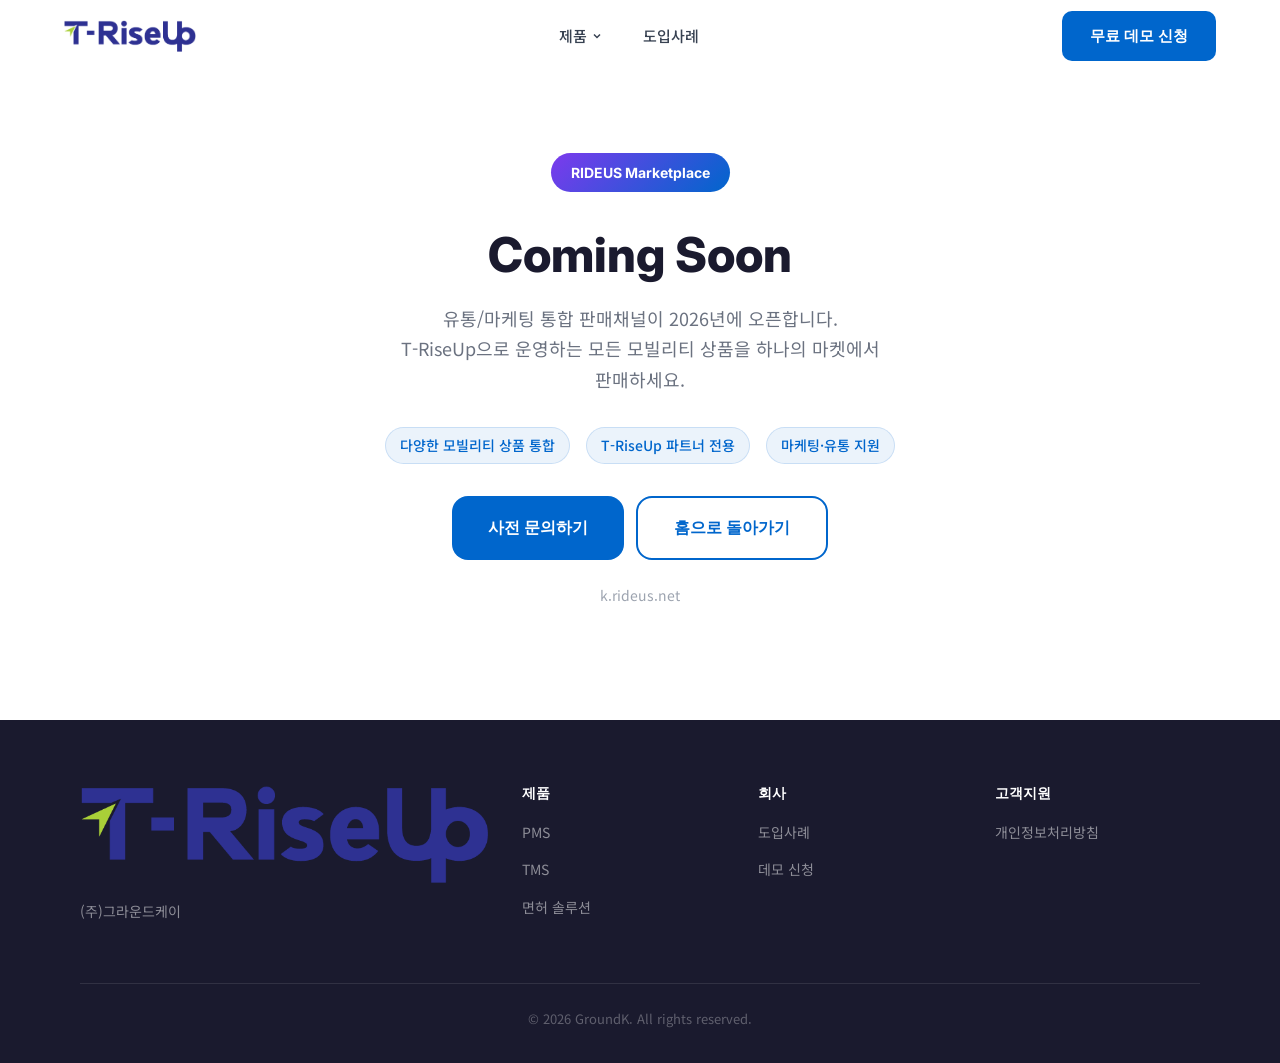
<file: pages/marketplace.html>
<!DOCTYPE html>
<html lang="ko">
<head>
<meta charset="UTF-8">
<meta name="viewport" content="width=device-width, initial-scale=1.0">
<title>RIDEUS Marketplace | T-RiseUp</title>
<meta name="description" content="RIDEUS Marketplace — 유통/마케팅 통합 판매채널. 2026년 신규 오픈 예정.">
<link rel="preconnect" href="https://fonts.googleapis.com">
<link rel="preconnect" href="https://fonts.gstatic.com" crossorigin>
<link href="https://fonts.googleapis.com/css2?family=Inter:wght@400;500;600;700&family=Noto+Sans+KR:wght@300;400;500;700&display=swap" rel="stylesheet">
<link rel="stylesheet" href="../css/style.css">
</head>
<body>

<header class="gnb" id="gnb">
  <div class="gnb-inner">
    <a href="../index.html" class="gnb-logo"><img src="../images/TRISEUP.png" alt="T-RiseUp" height="36"></a>
    <nav class="gnb-nav">
      <div class="nav-item has-dropdown">
        <button class="nav-link dropdown-trigger">제품 <svg class="chevron" width="12" height="12" viewBox="0 0 12 12"><path d="M3 4.5L6 7.5L9 4.5" stroke="currentColor" stroke-width="1.5" fill="none"/></svg></button>
        <div class="dropdown-menu">
          <a href="pms.html" class="dropdown-item"><strong>PMS</strong><span>의전·수송 통합 관리</span></a>
          <a href="tms.html" class="dropdown-item"><strong>TMS</strong><span>셔틀·관광 티켓 관리</span></a>
          <a href="license.html" class="dropdown-item"><strong>면허 솔루션</strong><span>플랫폼운송사업 면허</span></a>
          <a href="marketplace.html" class="dropdown-item"><strong>Marketplace</strong><span>RIDEUS 통합 판매채널</span></a>
        </div>
      </div>
      <a href="cases.html" class="nav-link">도입사례</a>
    </nav>
    <a href="demo.html" class="btn btn-primary gnb-cta">무료 데모 신청</a>
    <button class="hamburger" id="hamburger" aria-label="메뉴 열기"><span></span><span></span><span></span></button>
  </div>
</header>

<div class="mobile-menu" id="mobileMenu">
  <div class="mobile-menu-header">
    <a href="../index.html" class="gnb-logo"><img src="../images/TRISEUP.png" alt="T-RiseUp" height="36"></a>
    <button class="mobile-close" id="mobileClose">&times;</button>
  </div>
  <nav class="mobile-nav">
    <div class="mobile-nav-group"><button class="mobile-nav-title">제품</button><div class="mobile-subnav"><a href="pms.html">PMS</a><a href="tms.html">TMS</a><a href="license.html">면허 솔루션</a></div></div>
    <a href="cases.html" class="mobile-nav-link">도입사례</a>
  </nav>
  <a href="demo.html" class="btn btn-primary mobile-cta">무료 데모 신청</a>
</div>

<!-- Coming Soon -->
<section class="coming-soon-page">
  <div class="container">
    <div class="coming-soon-content">
      <div style="margin-bottom:32px;">
        <span style="display:inline-block;padding:8px 20px;background:linear-gradient(135deg,#7C3AED,#0066CC);color:#fff;border-radius:100px;font-family:var(--font-heading);font-weight:700;font-size:14px;">RIDEUS Marketplace</span>
      </div>
      <h1>Coming Soon</h1>
      <p>유통/마케팅 통합 판매채널이 2026년에 오픈합니다.<br>T-RiseUp으로 운영하는 모든 모빌리티 상품을 하나의 마켓에서 판매하세요.</p>
      <div style="display:flex;gap:16px;flex-wrap:wrap;justify-content:center;margin-bottom:32px;">
        <div class="feature-pill">다양한 모빌리티 상품 통합</div>
        <div class="feature-pill">T-RiseUp 파트너 전용</div>
        <div class="feature-pill">마케팅·유통 지원</div>
      </div>
      <div style="display:flex;gap:12px;justify-content:center;flex-wrap:wrap;">
        <a href="demo.html?product=marketplace" class="btn btn-primary btn-lg">사전 문의하기</a>
        <a href="../index.html" class="btn btn-secondary btn-lg">홈으로 돌아가기</a>
      </div>
      <p style="margin-top:24px;font-size:14px;color:var(--text-light);">k.rideus.net</p>
    </div>
  </div>
</section>

<footer class="footer">
  <div class="container">
    <div class="footer-grid">
      <div class="footer-col"><div class="footer-logo"><img src="../images/TRISEUP.png" alt="T-RiseUp" height="36"></div><p class="footer-company">(주)그라운드케이</p></div>
      <div class="footer-col"><h4>제품</h4><ul><li><a href="pms.html">PMS</a></li><li><a href="tms.html">TMS</a></li><li><a href="license.html">면허 솔루션</a></li></ul></div>
      <div class="footer-col"><h4>회사</h4><ul><li><a href="cases.html">도입사례</a></li><li><a href="demo.html">데모 신청</a></li></ul></div>
      <div class="footer-col"><h4>고객지원</h4><ul><li><a href="#">개인정보처리방침</a></li></ul></div>
    </div>
    <div class="footer-bottom"><p>&copy; 2026 GroundK. All rights reserved.</p></div>
  </div>
</footer>

<script src="../js/main.js"></script>
</body>
</html>
</file>
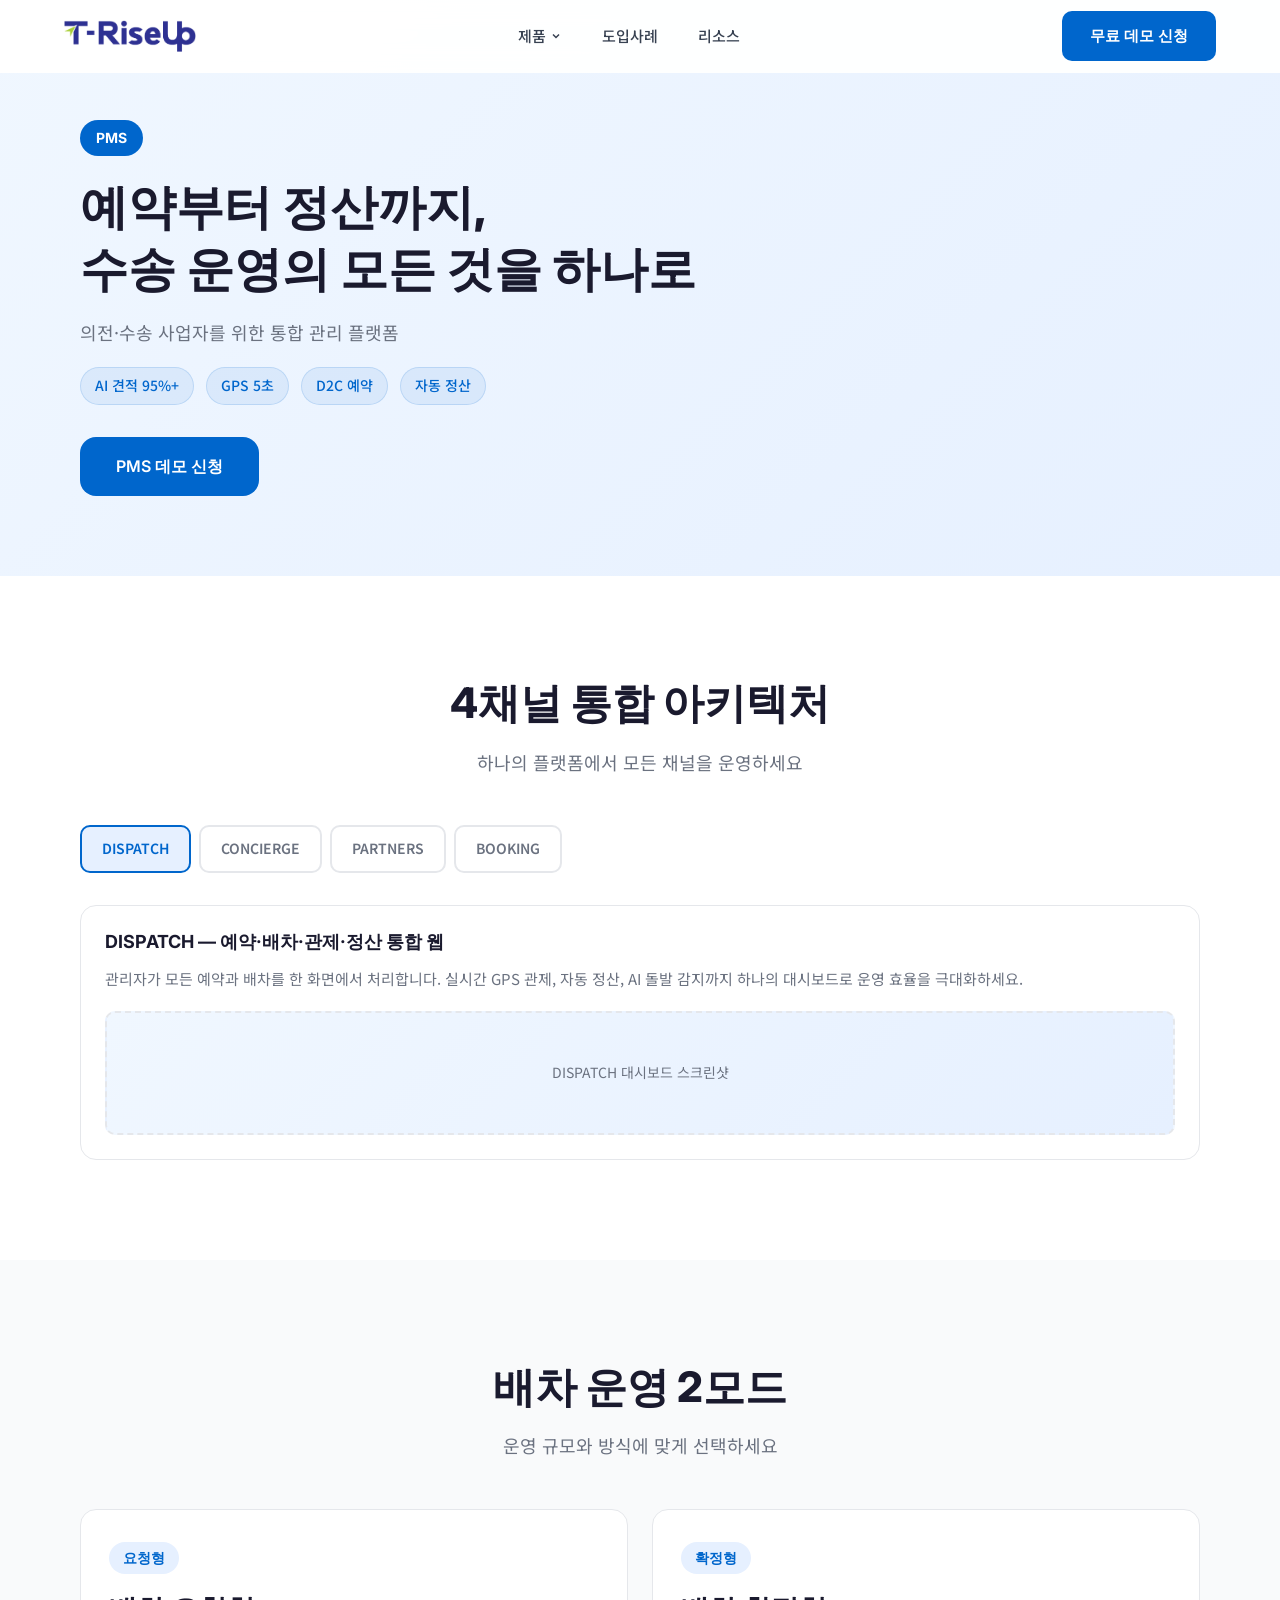
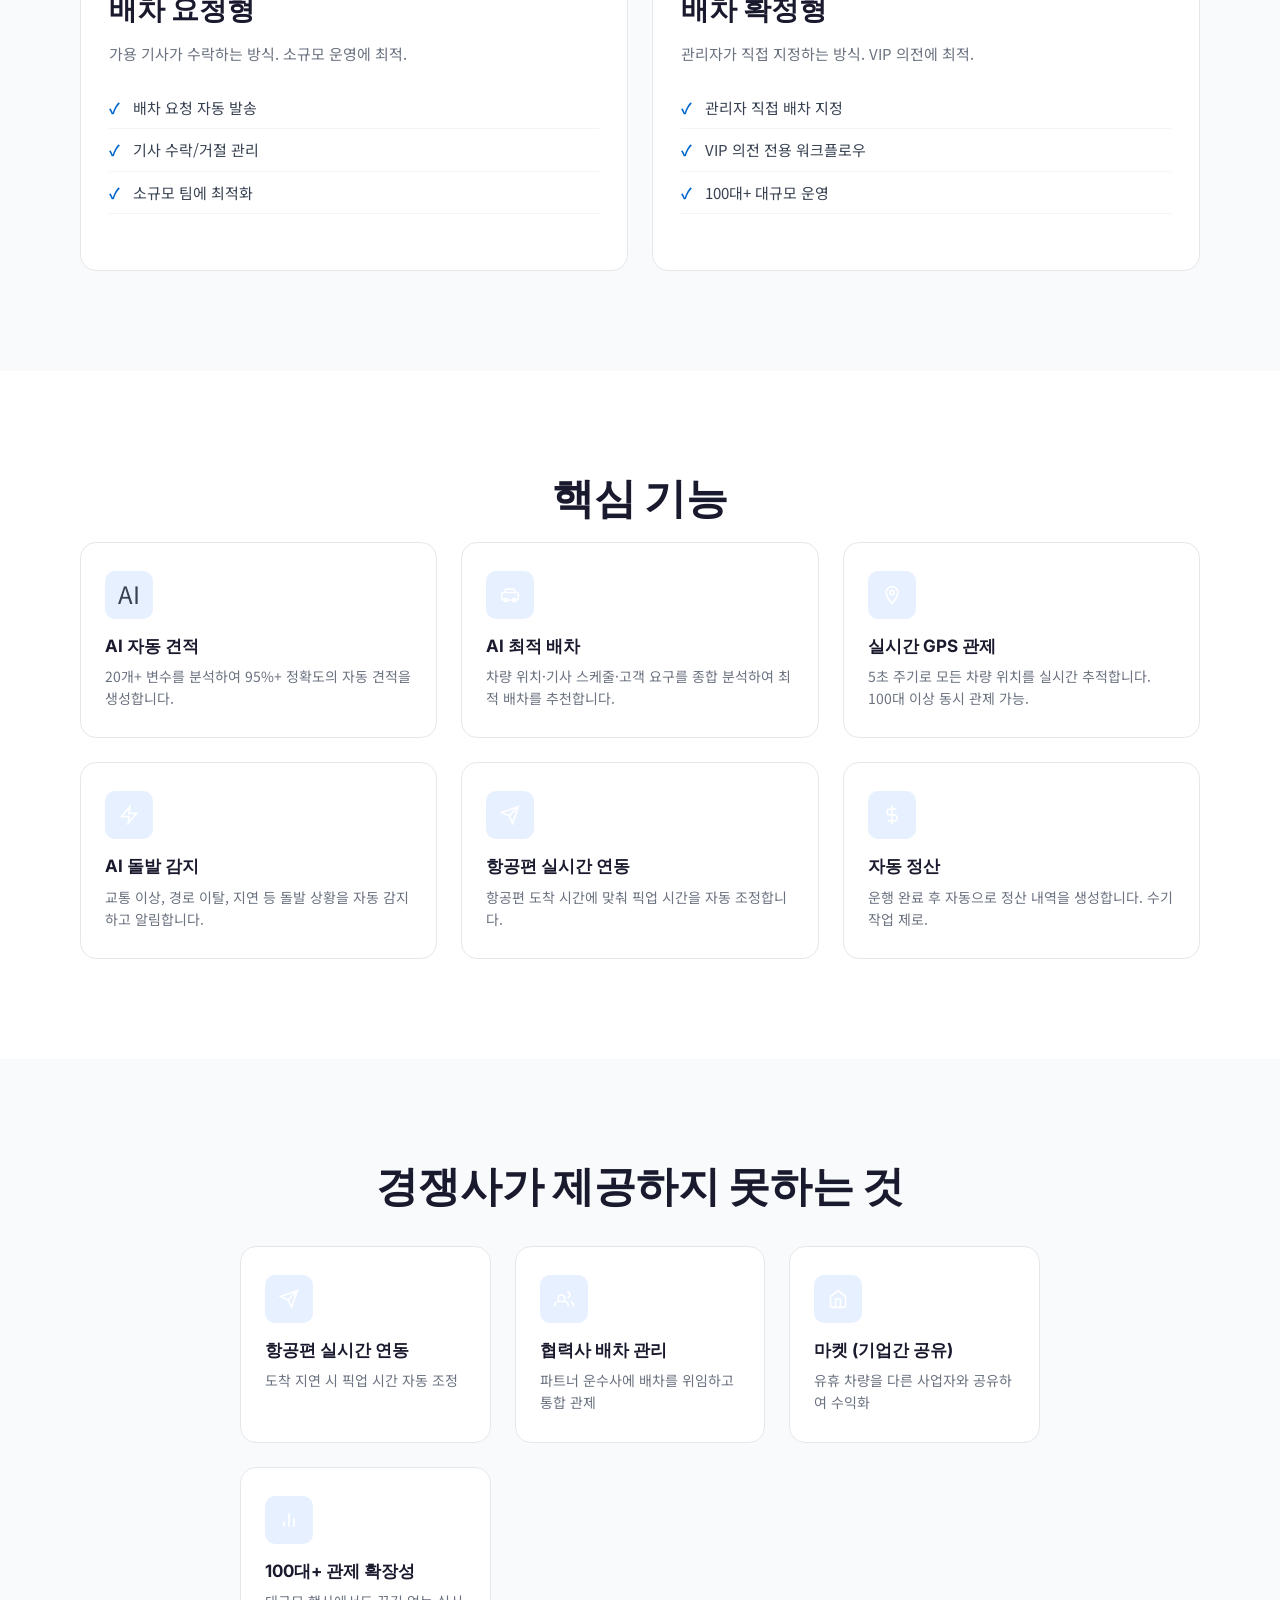
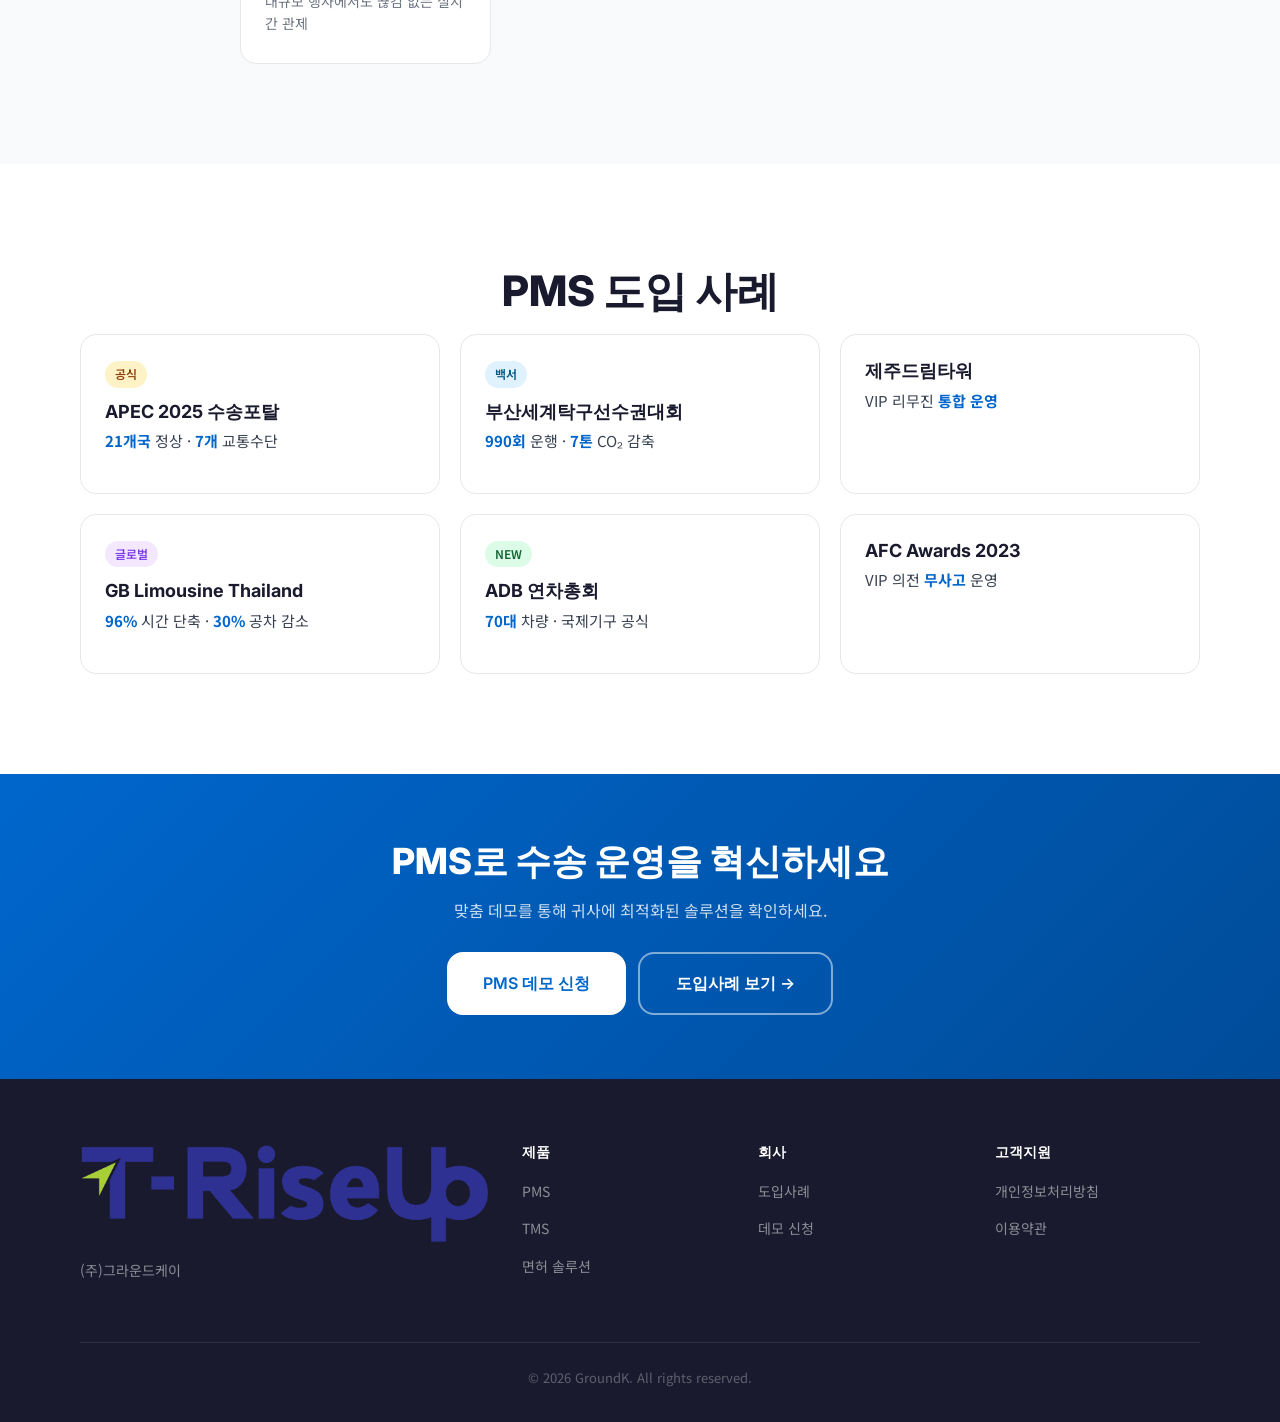
<file: pages/pms.html>
<!DOCTYPE html>
<html lang="ko">
<head>
<meta charset="UTF-8">
<meta name="viewport" content="width=device-width, initial-scale=1.0">
<title>T-RiseUp PMS | 의전·수송 통합 관리 시스템</title>
<meta name="description" content="예약부터 정산까지 수송 운영의 모든 것을 하나로. AI견적 95%+, 5초 GPS, 4채널 통합 아키텍처.">
<link rel="preconnect" href="https://fonts.googleapis.com">
<link rel="preconnect" href="https://fonts.gstatic.com" crossorigin>
<link href="https://fonts.googleapis.com/css2?family=Inter:wght@400;500;600;700&family=Noto+Sans+KR:wght@300;400;500;700&display=swap" rel="stylesheet">
<link rel="stylesheet" href="../css/style.css">
</head>
<body>

<!-- GNB -->
<header class="gnb" id="gnb">
  <div class="gnb-inner">
    <a href="../index.html" class="gnb-logo"><img src="../images/TRISEUP.png" alt="T-RiseUp" height="36"></a>
    <nav class="gnb-nav">
      <div class="nav-item has-dropdown">
        <button class="nav-link dropdown-trigger">제품 <svg class="chevron" width="12" height="12" viewBox="0 0 12 12"><path d="M3 4.5L6 7.5L9 4.5" stroke="currentColor" stroke-width="1.5" fill="none"/></svg></button>
        <div class="dropdown-menu">
          <a href="pms.html" class="dropdown-item"><strong>PMS</strong><span>의전·수송 통합 관리</span></a>
          <a href="tms.html" class="dropdown-item"><strong>TMS</strong><span>셔틀·관광 티켓 관리</span></a>
          <a href="license.html" class="dropdown-item"><strong>면허 솔루션</strong><span>플랫폼운송사업 면허</span></a>
          <a href="marketplace.html" class="dropdown-item"><strong>Marketplace</strong><span>RIDEUS 통합 판매채널</span></a>
        </div>
      </div>
      <a href="cases.html" class="nav-link">도입사례</a>
      <a href="#" class="nav-link">리소스</a>
    </nav>
    <a href="demo.html?product=pms" class="btn btn-primary gnb-cta">무료 데모 신청</a>
    <button class="hamburger" id="hamburger" aria-label="메뉴 열기"><span></span><span></span><span></span></button>
  </div>
</header>

<div class="mobile-menu" id="mobileMenu">
  <div class="mobile-menu-header">
    <a href="../index.html" class="gnb-logo"><img src="../images/TRISEUP.png" alt="T-RiseUp" height="36"></a>
    <button class="mobile-close" id="mobileClose" aria-label="메뉴 닫기">&times;</button>
  </div>
  <nav class="mobile-nav">
    <div class="mobile-nav-group">
      <button class="mobile-nav-title">제품</button>
      <div class="mobile-subnav"><a href="pms.html">PMS</a><a href="tms.html">TMS</a><a href="license.html">면허 솔루션</a><a href="marketplace.html">Marketplace</a></div>
    </div>
    <a href="cases.html" class="mobile-nav-link">도입사례</a>
  </nav>
  <a href="demo.html?product=pms" class="btn btn-primary mobile-cta">PMS 데모 신청</a>
</div>

<!-- Hero -->
<section class="product-hero">
  <div class="container">
    <div class="product-hero-content">
      <span class="product-hero-tag">PMS</span>
      <h1>예약부터 정산까지,<br>수송 운영의 모든 것을 하나로</h1>
      <p>의전·수송 사업자를 위한 통합 관리 플랫폼</p>
      <div class="product-hero-features">
        <span class="feature-pill">AI 견적 95%+</span>
        <span class="feature-pill">GPS 5초</span>
        <span class="feature-pill">D2C 예약</span>
        <span class="feature-pill">자동 정산</span>
      </div>
      <a href="demo.html?product=pms" class="btn btn-primary btn-lg">PMS 데모 신청</a>
    </div>
  </div>
</section>

<!-- 4채널 아키텍처 -->
<section class="section section-white">
  <div class="container">
    <h2 class="section-title">4채널 통합 아키텍처</h2>
    <p class="section-subtitle">하나의 플랫폼에서 모든 채널을 운영하세요</p>
    <div class="channel-tabs">
      <button class="channel-tab active" data-channel="ch-dispatch">DISPATCH</button>
      <button class="channel-tab" data-channel="ch-concierge">CONCIERGE</button>
      <button class="channel-tab" data-channel="ch-partners">PARTNERS</button>
      <button class="channel-tab" data-channel="ch-booking">BOOKING</button>
    </div>
    <div id="ch-dispatch" class="channel-content active">
      <h4>DISPATCH — 예약·배차·관제·정산 통합 웹</h4>
      <p>관리자가 모든 예약과 배차를 한 화면에서 처리합니다. 실시간 GPS 관제, 자동 정산, AI 돌발 감지까지 하나의 대시보드로 운영 효율을 극대화하세요.</p>
      <div class="mockup-placeholder" style="margin-top:20px">DISPATCH 대시보드 스크린샷</div>
    </div>
    <div id="ch-concierge" class="channel-content">
      <h4>CONCIERGE — 거래처 B2B 전용 예약</h4>
      <p>호텔·여행사 등 거래처가 직접 예약을 생성할 수 있는 B2B 전용 채널입니다. 거래처별 맞춤 요금, 정산 내역 실시간 확인이 가능합니다.</p>
      <div class="mockup-placeholder" style="margin-top:20px">CONCIERGE 예약 화면</div>
    </div>
    <div id="ch-partners" class="channel-content">
      <h4>PARTNERS — 운전기사 모바일 앱</h4>
      <p>기사가 스마트폰에서 배차 확인, 운행 시작/완료, QR 검표까지 처리합니다. 실시간 위치 공유로 관제실과 즉시 연동됩니다.</p>
      <div class="mockup-placeholder" style="margin-top:20px">PARTNERS 모바일 앱</div>
    </div>
    <div id="ch-booking" class="channel-content">
      <h4>BOOKING — 해외고객 직접 예약 (D2C)</h4>
      <p>해외 고객이 다국어 페이지에서 직접 예약하고 결제합니다. PayPal·VISA·MC·JCB·AMEX 등 글로벌 결제 8종을 지원합니다.</p>
      <div class="mockup-placeholder" style="margin-top:20px">BOOKING 예약 페이지</div>
    </div>
  </div>
</section>

<!-- 배차 2모드 -->
<section class="section section-gray">
  <div class="container">
    <h2 class="section-title">배차 운영 2모드</h2>
    <p class="section-subtitle">운영 규모와 방식에 맞게 선택하세요</p>
    <div class="product-split">
      <div class="product-card scroll-reveal">
        <div class="product-tag">요청형</div>
        <h3 class="product-title">배차 요청형</h3>
        <p class="product-desc">가용 기사가 수락하는 방식. 소규모 운영에 최적.</p>
        <ul class="product-features">
          <li>배차 요청 자동 발송</li>
          <li>기사 수락/거절 관리</li>
          <li>소규모 팀에 최적화</li>
        </ul>
      </div>
      <div class="product-card scroll-reveal">
        <div class="product-tag">확정형</div>
        <h3 class="product-title">배차 확정형</h3>
        <p class="product-desc">관리자가 직접 지정하는 방식. VIP 의전에 최적.</p>
        <ul class="product-features">
          <li>관리자 직접 배차 지정</li>
          <li>VIP 의전 전용 워크플로우</li>
          <li>100대+ 대규모 운영</li>
        </ul>
      </div>
    </div>
  </div>
</section>

<!-- 핵심 기능 상세 -->
<section class="section section-white">
  <div class="container">
    <h2 class="section-title">핵심 기능</h2>
    <div class="feature-grid">
      <div class="feature-item scroll-reveal">
        <div class="feature-icon">AI</div>
        <h4>AI 자동 견적</h4>
        <p>20개+ 변수를 분석하여 95%+ 정확도의 자동 견적을 생성합니다.</p>
      </div>
      <div class="feature-item scroll-reveal">
        <div class="feature-icon"><svg width="20" height="20" viewBox="0 0 24 24" fill="none" stroke="#fff" stroke-width="2"><rect x="2" y="9" width="20" height="9" rx="2"/><circle cx="7" cy="18" r="2"/><circle cx="17" cy="18" r="2"/><path d="M5 9l2-4h10l2 4"/></svg></div>
        <h4>AI 최적 배차</h4>
        <p>차량 위치·기사 스케줄·고객 요구를 종합 분석하여 최적 배차를 추천합니다.</p>
      </div>
      <div class="feature-item scroll-reveal">
        <div class="feature-icon"><svg width="20" height="20" viewBox="0 0 24 24" fill="none" stroke="#fff" stroke-width="2"><path d="M12 2C8.13 2 5 5.13 5 9c0 5.25 7 13 7 13s7-7.75 7-13c0-3.87-3.13-7-7-7z"/><circle cx="12" cy="9" r="2.5"/></svg></div>
        <h4>실시간 GPS 관제</h4>
        <p>5초 주기로 모든 차량 위치를 실시간 추적합니다. 100대 이상 동시 관제 가능.</p>
      </div>
      <div class="feature-item scroll-reveal">
        <div class="feature-icon"><svg width="20" height="20" viewBox="0 0 24 24" fill="none" stroke="#fff" stroke-width="2"><path d="M13 2L3 14h9l-1 8 10-12h-9l1-8z"/></svg></div>
        <h4>AI 돌발 감지</h4>
        <p>교통 이상, 경로 이탈, 지연 등 돌발 상황을 자동 감지하고 알림합니다.</p>
      </div>
      <div class="feature-item scroll-reveal">
        <div class="feature-icon"><svg width="20" height="20" viewBox="0 0 24 24" fill="none" stroke="#fff" stroke-width="2"><path d="M22 2L11 13M22 2l-7 20-4-9-9-4 20-7z"/></svg></div>
        <h4>항공편 실시간 연동</h4>
        <p>항공편 도착 시간에 맞춰 픽업 시간을 자동 조정합니다.</p>
      </div>
      <div class="feature-item scroll-reveal">
        <div class="feature-icon"><svg width="20" height="20" viewBox="0 0 24 24" fill="none" stroke="#fff" stroke-width="2"><path d="M12 1v22m5-18H9.5a3.5 3.5 0 000 7h5a3.5 3.5 0 010 7H7"/></svg></div>
        <h4>자동 정산</h4>
        <p>운행 완료 후 자동으로 정산 내역을 생성합니다. 수기 작업 제로.</p>
      </div>
    </div>
  </div>
</section>

<!-- 차별화 -->
<section class="section section-gray">
  <div class="container">
    <h2 class="section-title">경쟁사가 제공하지 못하는 것</h2>
    <div class="feature-grid" style="max-width:800px;margin:32px auto 0;">
      <div class="feature-item scroll-reveal">
        <div class="feature-icon"><svg width="20" height="20" viewBox="0 0 24 24" fill="none" stroke="#fff" stroke-width="2"><path d="M22 2L11 13M22 2l-7 20-4-9-9-4 20-7z"/></svg></div>
        <h4>항공편 실시간 연동</h4>
        <p>도착 지연 시 픽업 시간 자동 조정</p>
      </div>
      <div class="feature-item scroll-reveal">
        <div class="feature-icon"><svg width="20" height="20" viewBox="0 0 24 24" fill="none" stroke="#fff" stroke-width="2"><path d="M17 21v-2a4 4 0 00-4-4H5a4 4 0 00-4 4v2M23 21v-2a4 4 0 00-3-3.87M16 3.13a4 4 0 010 7.75M9 7a4 4 0 110 8 4 4 0 010-8z"/></svg></div>
        <h4>협력사 배차 관리</h4>
        <p>파트너 운수사에 배차를 위임하고 통합 관제</p>
      </div>
      <div class="feature-item scroll-reveal">
        <div class="feature-icon"><svg width="20" height="20" viewBox="0 0 24 24" fill="none" stroke="#fff" stroke-width="2"><path d="M3 9l9-7 9 7v11a2 2 0 01-2 2H5a2 2 0 01-2-2V9z"/><path d="M9 22V12h6v10"/></svg></div>
        <h4>마켓 (기업간 공유)</h4>
        <p>유휴 차량을 다른 사업자와 공유하여 수익화</p>
      </div>
      <div class="feature-item scroll-reveal">
        <div class="feature-icon"><svg width="20" height="20" viewBox="0 0 24 24" fill="none" stroke="#fff" stroke-width="2"><path d="M18 20V10M12 20V4M6 20v-6"/></svg></div>
        <h4>100대+ 관제 확장성</h4>
        <p>대규모 행사에서도 끊김 없는 실시간 관제</p>
      </div>
    </div>
  </div>
</section>

<!-- 레퍼런스 -->
<section class="section section-white">
  <div class="container">
    <h2 class="section-title">PMS 도입 사례</h2>
    <div class="stories-grid">
      <div class="story-card scroll-reveal">
        <div class="story-badges"><span class="badge badge-official">공식</span></div>
        <h4 class="story-company">APEC 2025 수송포탈</h4>
        <p class="story-impact"><strong>21개국</strong> 정상 · <strong>7개</strong> 교통수단</p>
      </div>
      <div class="story-card scroll-reveal">
        <div class="story-badges"><span class="badge badge-whitepaper">백서</span></div>
        <h4 class="story-company">부산세계탁구선수권대회</h4>
        <p class="story-impact"><strong>990회</strong> 운행 · <strong>7톤</strong> CO₂ 감축</p>
      </div>
      <div class="story-card scroll-reveal">
        <h4 class="story-company">제주드림타워</h4>
        <p class="story-impact">VIP 리무진 <strong>통합 운영</strong></p>
      </div>
      <div class="story-card scroll-reveal">
        <div class="story-badges"><span class="badge badge-global">글로벌</span></div>
        <h4 class="story-company">GB Limousine Thailand</h4>
        <p class="story-impact"><strong>96%</strong> 시간 단축 · <strong>30%</strong> 공차 감소</p>
      </div>
      <div class="story-card scroll-reveal">
        <div class="story-badges"><span class="badge badge-new">NEW</span></div>
        <h4 class="story-company">ADB 연차총회</h4>
        <p class="story-impact"><strong>70대</strong> 차량 · 국제기구 공식</p>
      </div>
      <div class="story-card scroll-reveal">
        <h4 class="story-company">AFC Awards 2023</h4>
        <p class="story-impact">VIP 의전 <strong>무사고</strong> 운영</p>
      </div>
    </div>
  </div>
</section>

<!-- Bottom CTA -->
<section class="bottom-cta">
  <div class="container">
    <h2>PMS로 수송 운영을 혁신하세요</h2>
    <p>맞춤 데모를 통해 귀사에 최적화된 솔루션을 확인하세요.</p>
    <div class="bottom-cta-buttons">
      <a href="demo.html?product=pms" class="btn btn-white btn-lg">PMS 데모 신청</a>
      <a href="cases.html" class="btn btn-outline-white btn-lg">도입사례 보기 →</a>
    </div>
  </div>
</section>

<!-- Footer -->
<footer class="footer">
  <div class="container">
    <div class="footer-grid">
      <div class="footer-col"><div class="footer-logo"><img src="../images/TRISEUP.png" alt="T-RiseUp" height="36"></div><p class="footer-company">(주)그라운드케이</p></div>
      <div class="footer-col"><h4>제품</h4><ul><li><a href="pms.html">PMS</a></li><li><a href="tms.html">TMS</a></li><li><a href="license.html">면허 솔루션</a></li></ul></div>
      <div class="footer-col"><h4>회사</h4><ul><li><a href="cases.html">도입사례</a></li><li><a href="demo.html">데모 신청</a></li></ul></div>
      <div class="footer-col"><h4>고객지원</h4><ul><li><a href="#">개인정보처리방침</a></li><li><a href="#">이용약관</a></li></ul></div>
    </div>
    <div class="footer-bottom"><p>&copy; 2026 GroundK. All rights reserved.</p></div>
  </div>
</footer>

<script src="../js/main.js"></script>
</body>
</html>
</file>
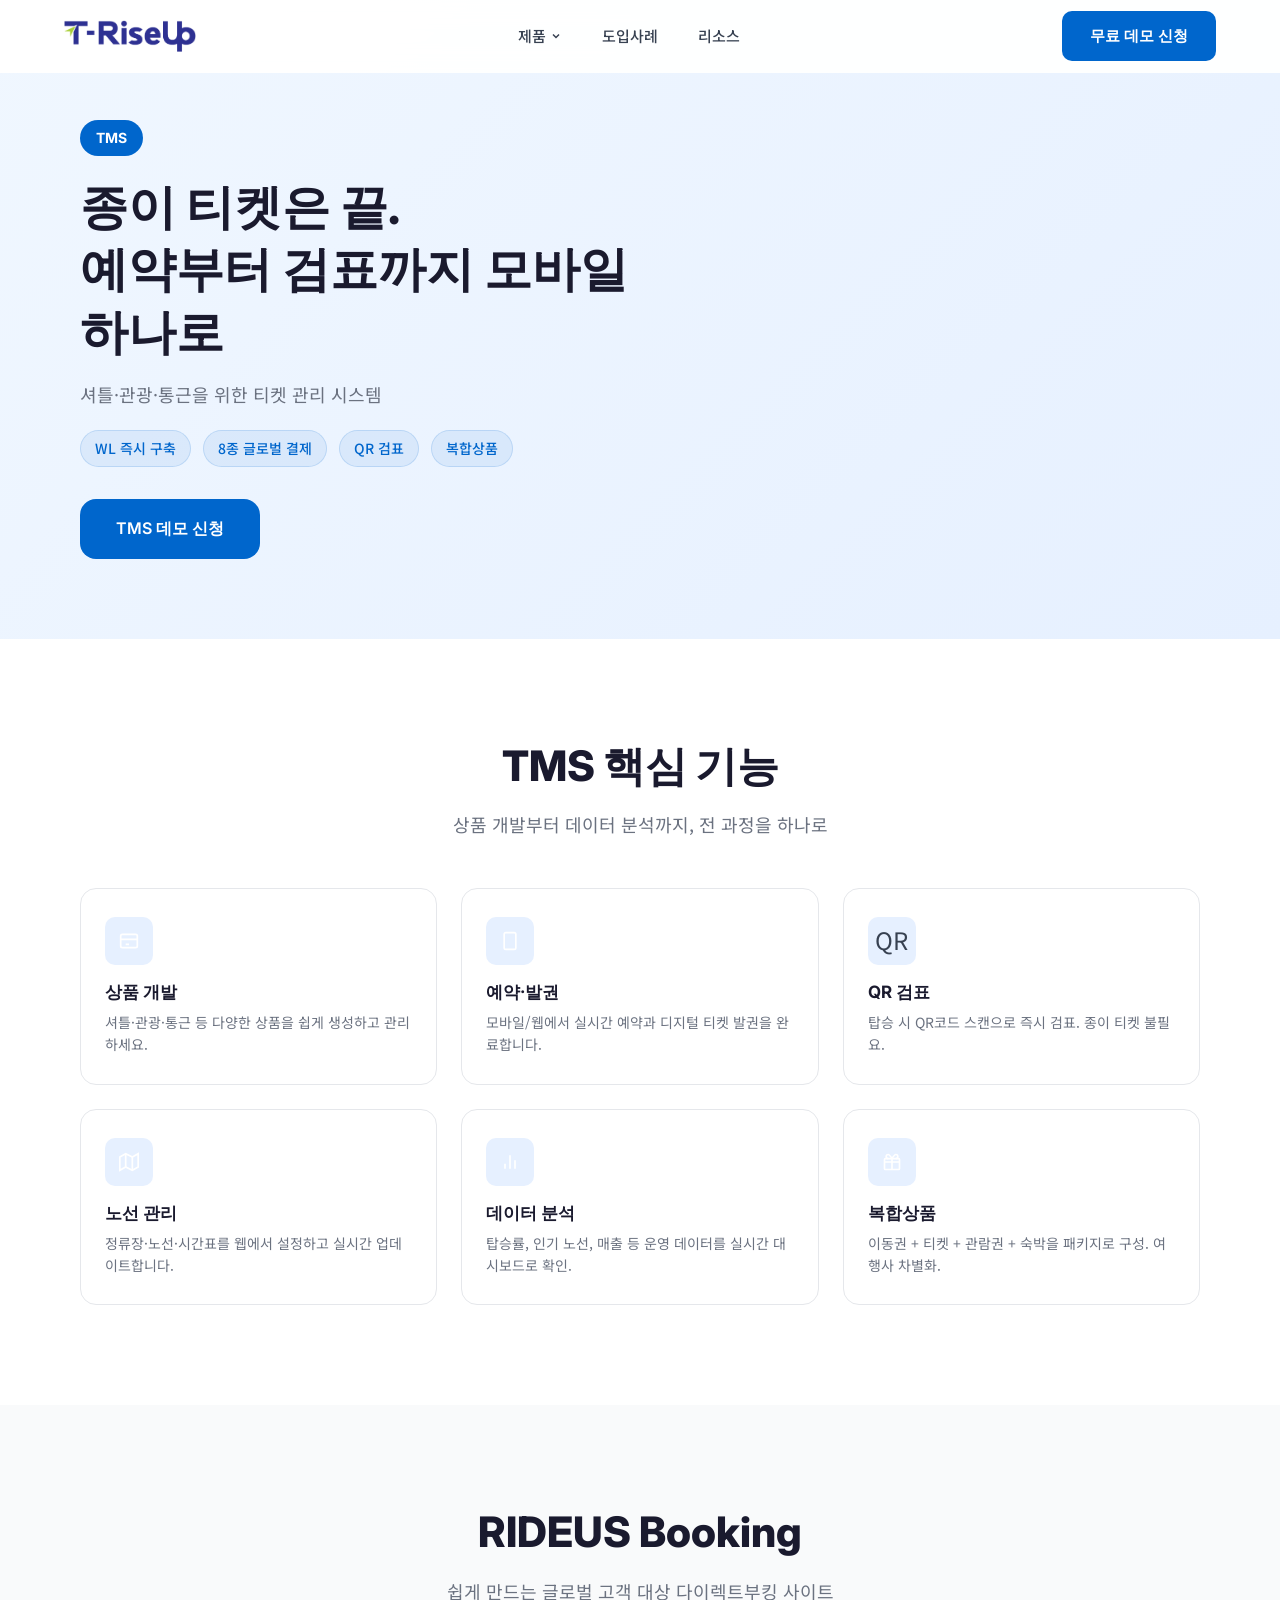
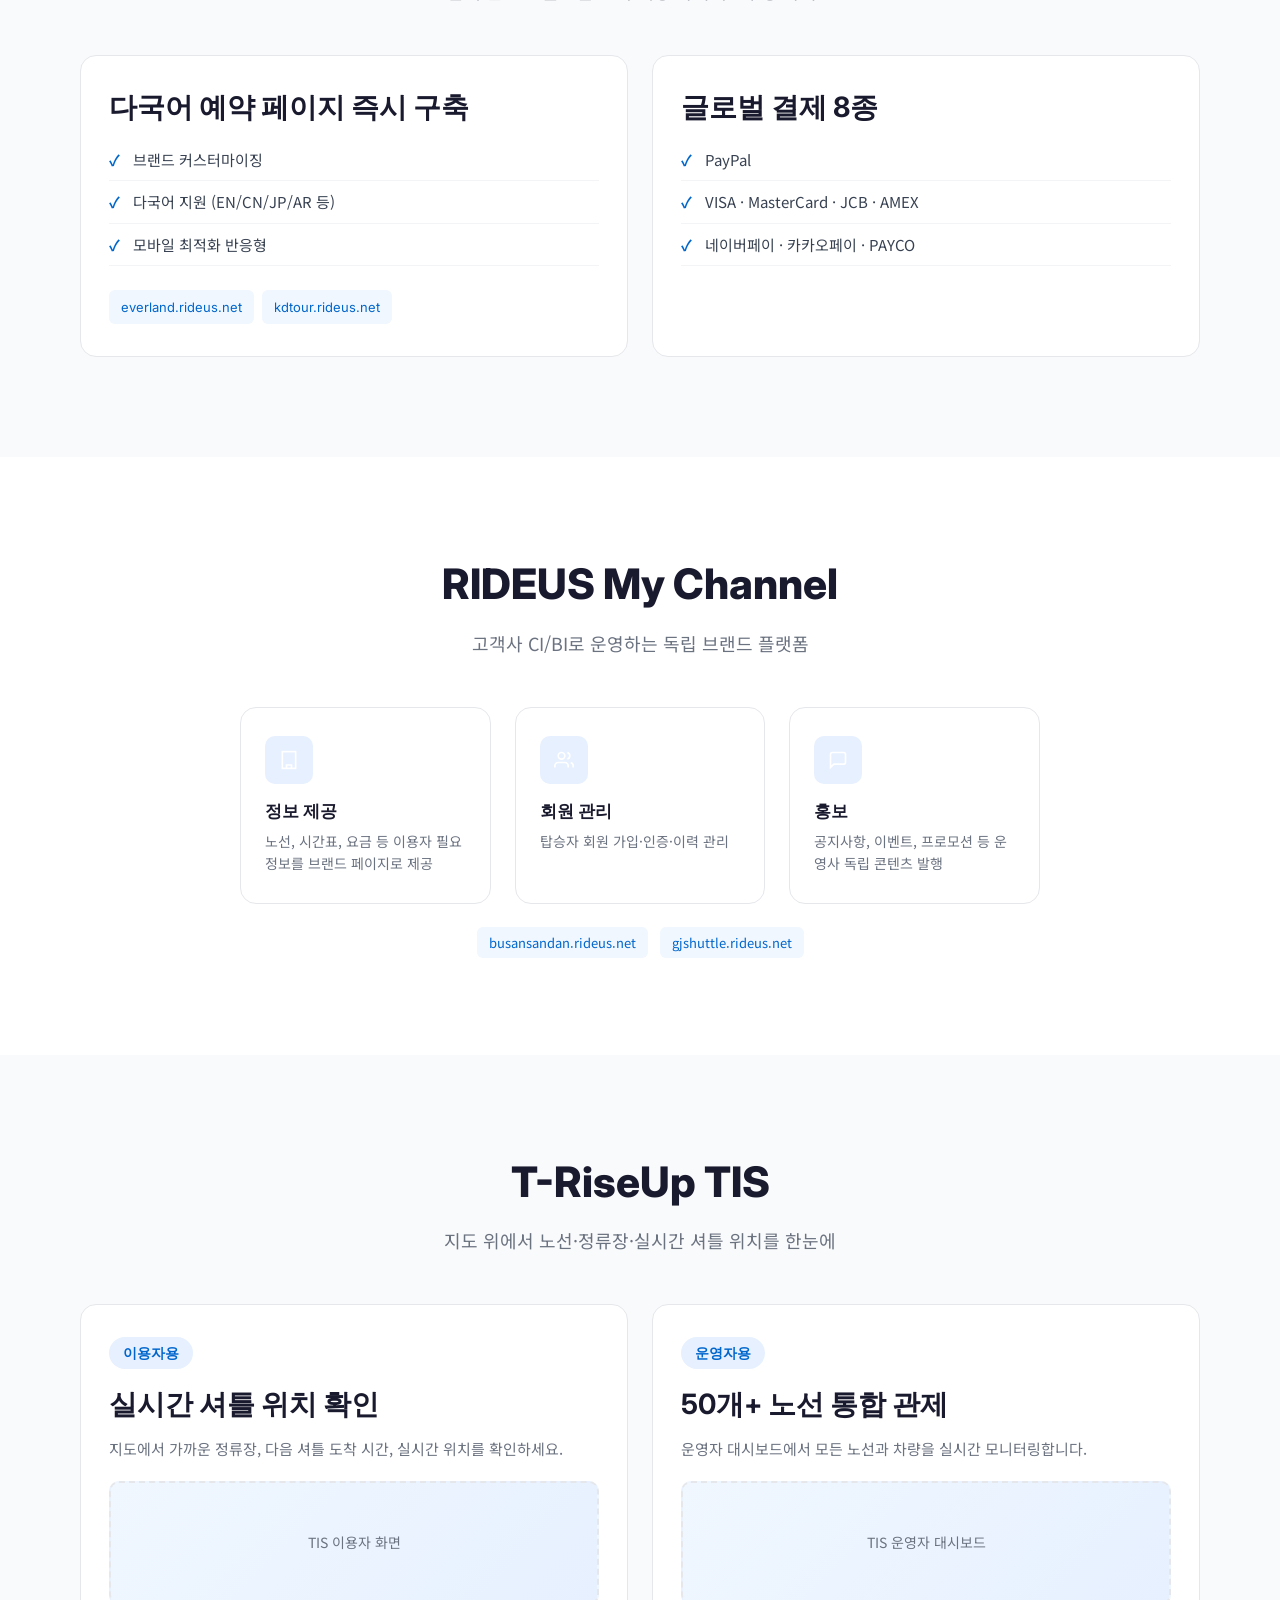
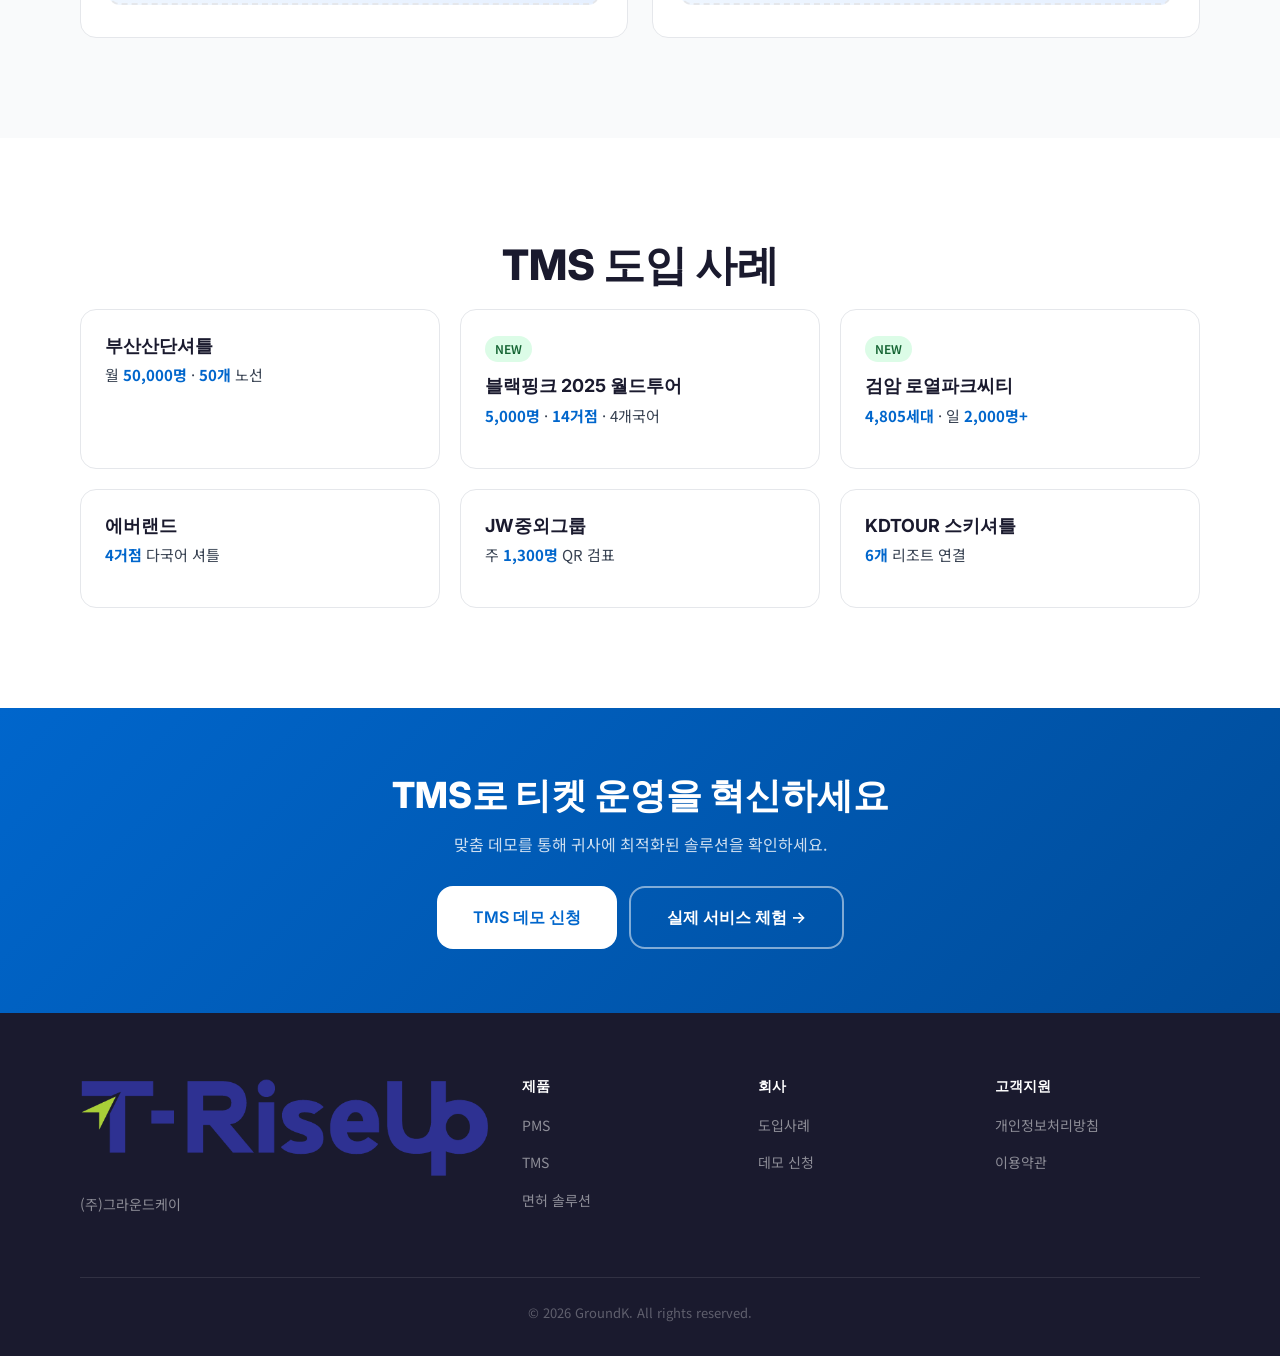
<file: pages/tms.html>
<!DOCTYPE html>
<html lang="ko">
<head>
<meta charset="UTF-8">
<meta name="viewport" content="width=device-width, initial-scale=1.0">
<title>T-RiseUp TMS | 셔틀·관광·통근 티켓 관리</title>
<meta name="description" content="종이 티켓은 끝. 예약부터 검표까지 모바일 하나로. WL즉시구축, 8종결제, QR검표.">
<link rel="preconnect" href="https://fonts.googleapis.com">
<link rel="preconnect" href="https://fonts.gstatic.com" crossorigin>
<link href="https://fonts.googleapis.com/css2?family=Inter:wght@400;500;600;700&family=Noto+Sans+KR:wght@300;400;500;700&display=swap" rel="stylesheet">
<link rel="stylesheet" href="../css/style.css">
</head>
<body>

<header class="gnb" id="gnb">
  <div class="gnb-inner">
    <a href="../index.html" class="gnb-logo"><img src="../images/TRISEUP.png" alt="T-RiseUp" height="36"></a>
    <nav class="gnb-nav">
      <div class="nav-item has-dropdown">
        <button class="nav-link dropdown-trigger">제품 <svg class="chevron" width="12" height="12" viewBox="0 0 12 12"><path d="M3 4.5L6 7.5L9 4.5" stroke="currentColor" stroke-width="1.5" fill="none"/></svg></button>
        <div class="dropdown-menu">
          <a href="pms.html" class="dropdown-item"><strong>PMS</strong><span>의전·수송 통합 관리</span></a>
          <a href="tms.html" class="dropdown-item"><strong>TMS</strong><span>셔틀·관광 티켓 관리</span></a>
          <a href="license.html" class="dropdown-item"><strong>면허 솔루션</strong><span>플랫폼운송사업 면허</span></a>
          <a href="marketplace.html" class="dropdown-item"><strong>Marketplace</strong><span>RIDEUS 통합 판매채널</span></a>
        </div>
      </div>
      <a href="cases.html" class="nav-link">도입사례</a>
      <a href="#" class="nav-link">리소스</a>
    </nav>
    <a href="demo.html?product=tms" class="btn btn-primary gnb-cta">무료 데모 신청</a>
    <button class="hamburger" id="hamburger" aria-label="메뉴 열기"><span></span><span></span><span></span></button>
  </div>
</header>

<div class="mobile-menu" id="mobileMenu">
  <div class="mobile-menu-header">
    <a href="../index.html" class="gnb-logo"><img src="../images/TRISEUP.png" alt="T-RiseUp" height="36"></a>
    <button class="mobile-close" id="mobileClose">&times;</button>
  </div>
  <nav class="mobile-nav">
    <div class="mobile-nav-group"><button class="mobile-nav-title">제품</button><div class="mobile-subnav"><a href="pms.html">PMS</a><a href="tms.html">TMS</a><a href="license.html">면허 솔루션</a></div></div>
    <a href="cases.html" class="mobile-nav-link">도입사례</a>
  </nav>
  <a href="demo.html?product=tms" class="btn btn-primary mobile-cta">TMS 데모 신청</a>
</div>

<!-- Hero -->
<section class="product-hero">
  <div class="container">
    <div class="product-hero-content">
      <span class="product-hero-tag">TMS</span>
      <h1>종이 티켓은 끝.<br>예약부터 검표까지 모바일 하나로</h1>
      <p>셔틀·관광·통근을 위한 티켓 관리 시스템</p>
      <div class="product-hero-features">
        <span class="feature-pill">WL 즉시 구축</span>
        <span class="feature-pill">8종 글로벌 결제</span>
        <span class="feature-pill">QR 검표</span>
        <span class="feature-pill">복합상품</span>
      </div>
      <a href="demo.html?product=tms" class="btn btn-primary btn-lg">TMS 데모 신청</a>
    </div>
  </div>
</section>

<!-- TMS 핵심 기능 -->
<section class="section section-white">
  <div class="container">
    <h2 class="section-title">TMS 핵심 기능</h2>
    <p class="section-subtitle">상품 개발부터 데이터 분석까지, 전 과정을 하나로</p>
    <div class="feature-grid">
      <div class="feature-item scroll-reveal">
        <div class="feature-icon"><svg width="20" height="20" viewBox="0 0 24 24" fill="none" stroke="#fff" stroke-width="2"><rect x="2" y="4" width="20" height="16" rx="2"/><path d="M2 10h20M8 16h4"/></svg></div>
        <h4>상품 개발</h4>
        <p>셔틀·관광·통근 등 다양한 상품을 쉽게 생성하고 관리하세요.</p>
      </div>
      <div class="feature-item scroll-reveal">
        <div class="feature-icon"><svg width="20" height="20" viewBox="0 0 24 24" fill="none" stroke="#fff" stroke-width="2"><rect x="5" y="2" width="14" height="20" rx="2"/><path d="M12 18h.01"/></svg></div>
        <h4>예약·발권</h4>
        <p>모바일/웹에서 실시간 예약과 디지털 티켓 발권을 완료합니다.</p>
      </div>
      <div class="feature-item scroll-reveal">
        <div class="feature-icon">QR</div>
        <h4>QR 검표</h4>
        <p>탑승 시 QR코드 스캔으로 즉시 검표. 종이 티켓 불필요.</p>
      </div>
      <div class="feature-item scroll-reveal">
        <div class="feature-icon"><svg width="20" height="20" viewBox="0 0 24 24" fill="none" stroke="#fff" stroke-width="2"><path d="M1 6v16l7-4 8 4 7-4V2l-7 4-8-4-7 4z"/><path d="M8 2v16m8-12v16"/></svg></div>
        <h4>노선 관리</h4>
        <p>정류장·노선·시간표를 웹에서 설정하고 실시간 업데이트합니다.</p>
      </div>
      <div class="feature-item scroll-reveal">
        <div class="feature-icon"><svg width="20" height="20" viewBox="0 0 24 24" fill="none" stroke="#fff" stroke-width="2"><path d="M18 20V10M12 20V4M6 20v-6"/></svg></div>
        <h4>데이터 분석</h4>
        <p>탑승률, 인기 노선, 매출 등 운영 데이터를 실시간 대시보드로 확인.</p>
      </div>
      <div class="feature-item scroll-reveal">
        <div class="feature-icon"><svg width="20" height="20" viewBox="0 0 24 24" fill="none" stroke="#fff" stroke-width="2"><rect x="3" y="8" width="18" height="13" rx="1"/><path d="M12 8v13M3 12h18M7.5 8a2.5 2.5 0 010-5C9 3 12 8 12 8M16.5 8a2.5 2.5 0 000-5C15 3 12 8 12 8"/></svg></div>
        <h4>복합상품</h4>
        <p>이동권 + 티켓 + 관람권 + 숙박을 패키지로 구성. 여행사 차별화.</p>
      </div>
    </div>
  </div>
</section>

<!-- RIDEUS Booking -->
<section class="section section-gray">
  <div class="container">
    <h2 class="section-title">RIDEUS Booking</h2>
    <p class="section-subtitle">쉽게 만드는 글로벌 고객 대상 다이렉트부킹 사이트</p>
    <div class="product-split">
      <div class="product-card scroll-reveal">
        <h3 class="product-title">다국어 예약 페이지 즉시 구축</h3>
        <ul class="product-features">
          <li>브랜드 커스터마이징</li>
          <li>다국어 지원 (EN/CN/JP/AR 등)</li>
          <li>모바일 최적화 반응형</li>
        </ul>
        <div class="rideus-sites" style="margin-top:16px;">
          <span style="padding:6px 12px;background:#f0f7ff;border-radius:6px;font-size:13px;color:#0066CC;">everland.rideus.net</span>
          <span style="padding:6px 12px;background:#f0f7ff;border-radius:6px;font-size:13px;color:#0066CC;">kdtour.rideus.net</span>
        </div>
      </div>
      <div class="product-card scroll-reveal">
        <h3 class="product-title">글로벌 결제 8종</h3>
        <ul class="product-features">
          <li>PayPal</li>
          <li>VISA · MasterCard · JCB · AMEX</li>
          <li>네이버페이 · 카카오페이 · PAYCO</li>
        </ul>
      </div>
    </div>
  </div>
</section>

<!-- RIDEUS My Channel -->
<section class="section section-white">
  <div class="container">
    <h2 class="section-title">RIDEUS My Channel</h2>
    <p class="section-subtitle">고객사 CI/BI로 운영하는 독립 브랜드 플랫폼</p>
    <div class="feature-grid" style="max-width:800px;margin:32px auto 0;">
      <div class="feature-item scroll-reveal">
        <div class="feature-icon"><svg width="20" height="20" viewBox="0 0 24 24" fill="none" stroke="#fff" stroke-width="2"><rect x="4" y="2" width="16" height="20"/><path d="M9 22V18h6v4M9 6h.01M15 6h.01M9 10h.01M15 10h.01M9 14h.01M15 14h.01"/></svg></div>
        <h4>정보 제공</h4>
        <p>노선, 시간표, 요금 등 이용자 필요 정보를 브랜드 페이지로 제공</p>
      </div>
      <div class="feature-item scroll-reveal">
        <div class="feature-icon"><svg width="20" height="20" viewBox="0 0 24 24" fill="none" stroke="#fff" stroke-width="2"><path d="M17 21v-2a4 4 0 00-4-4H5a4 4 0 00-4 4v2"/><circle cx="9" cy="7" r="4"/><path d="M23 21v-2a4 4 0 00-3-3.87M16 3.13a4 4 0 010 7.75"/></svg></div>
        <h4>회원 관리</h4>
        <p>탑승자 회원 가입·인증·이력 관리</p>
      </div>
      <div class="feature-item scroll-reveal">
        <div class="feature-icon"><svg width="20" height="20" viewBox="0 0 24 24" fill="none" stroke="#fff" stroke-width="2"><path d="M21 15a2 2 0 01-2 2H7l-4 4V5a2 2 0 012-2h14a2 2 0 012 2v10z"/></svg></div>
        <h4>홍보</h4>
        <p>공지사항, 이벤트, 프로모션 등 운영사 독립 콘텐츠 발행</p>
      </div>
    </div>
    <div style="text-align:center;margin-top:24px;">
      <span style="padding:6px 12px;background:#f0f7ff;border-radius:6px;font-size:13px;color:#0066CC;margin:4px;">busansandan.rideus.net</span>
      <span style="padding:6px 12px;background:#f0f7ff;border-radius:6px;font-size:13px;color:#0066CC;margin:4px;">gjshuttle.rideus.net</span>
    </div>
  </div>
</section>

<!-- TIS -->
<section class="section section-gray">
  <div class="container">
    <h2 class="section-title">T-RiseUp TIS</h2>
    <p class="section-subtitle">지도 위에서 노선·정류장·실시간 셔틀 위치를 한눈에</p>
    <div class="product-split">
      <div class="product-card scroll-reveal">
        <div class="product-tag">이용자용</div>
        <h3 class="product-title">실시간 셔틀 위치 확인</h3>
        <p class="product-desc">지도에서 가까운 정류장, 다음 셔틀 도착 시간, 실시간 위치를 확인하세요.</p>
        <div class="mockup-placeholder">TIS 이용자 화면</div>
      </div>
      <div class="product-card scroll-reveal">
        <div class="product-tag">운영자용</div>
        <h3 class="product-title">50개+ 노선 통합 관제</h3>
        <p class="product-desc">운영자 대시보드에서 모든 노선과 차량을 실시간 모니터링합니다.</p>
        <div class="mockup-placeholder">TIS 운영자 대시보드</div>
      </div>
    </div>
  </div>
</section>

<!-- 레퍼런스 -->
<section class="section section-white">
  <div class="container">
    <h2 class="section-title">TMS 도입 사례</h2>
    <div class="stories-grid">
      <div class="story-card scroll-reveal">
        <h4 class="story-company">부산산단셔틀</h4>
        <p class="story-impact">월 <strong>50,000명</strong> · <strong>50개</strong> 노선</p>
      </div>
      <div class="story-card scroll-reveal">
        <div class="story-badges"><span class="badge badge-new">NEW</span></div>
        <h4 class="story-company">블랙핑크 2025 월드투어</h4>
        <p class="story-impact"><strong>5,000명</strong> · <strong>14거점</strong> · 4개국어</p>
      </div>
      <div class="story-card scroll-reveal">
        <div class="story-badges"><span class="badge badge-new">NEW</span></div>
        <h4 class="story-company">검암 로열파크씨티</h4>
        <p class="story-impact"><strong>4,805세대</strong> · 일 <strong>2,000명+</strong></p>
      </div>
      <div class="story-card scroll-reveal">
        <h4 class="story-company">에버랜드</h4>
        <p class="story-impact"><strong>4거점</strong> 다국어 셔틀</p>
      </div>
      <div class="story-card scroll-reveal">
        <h4 class="story-company">JW중외그룹</h4>
        <p class="story-impact">주 <strong>1,300명</strong> QR 검표</p>
      </div>
      <div class="story-card scroll-reveal">
        <h4 class="story-company">KDTOUR 스키셔틀</h4>
        <p class="story-impact"><strong>6개</strong> 리조트 연결</p>
      </div>
    </div>
  </div>
</section>

<!-- Bottom CTA -->
<section class="bottom-cta">
  <div class="container">
    <h2>TMS로 티켓 운영을 혁신하세요</h2>
    <p>맞춤 데모를 통해 귀사에 최적화된 솔루션을 확인하세요.</p>
    <div class="bottom-cta-buttons">
      <a href="demo.html?product=tms" class="btn btn-white btn-lg">TMS 데모 신청</a>
      <a href="https://busansandan.rideus.net" class="btn btn-outline-white btn-lg" target="_blank" rel="noopener">실제 서비스 체험 →</a>
    </div>
  </div>
</section>

<footer class="footer">
  <div class="container">
    <div class="footer-grid">
      <div class="footer-col"><div class="footer-logo"><img src="../images/TRISEUP.png" alt="T-RiseUp" height="36"></div><p class="footer-company">(주)그라운드케이</p></div>
      <div class="footer-col"><h4>제품</h4><ul><li><a href="pms.html">PMS</a></li><li><a href="tms.html">TMS</a></li><li><a href="license.html">면허 솔루션</a></li></ul></div>
      <div class="footer-col"><h4>회사</h4><ul><li><a href="cases.html">도입사례</a></li><li><a href="demo.html">데모 신청</a></li></ul></div>
      <div class="footer-col"><h4>고객지원</h4><ul><li><a href="#">개인정보처리방침</a></li><li><a href="#">이용약관</a></li></ul></div>
    </div>
    <div class="footer-bottom"><p>&copy; 2026 GroundK. All rights reserved.</p></div>
  </div>
</footer>

<script src="../js/main.js"></script>
</body>
</html>
</file>
<file: css/style.css>
/* ========================================
   T-RiseUp Homepage — CSS Design System
   ======================================== */

/* ---------- CSS Variables ---------- */
:root {
  --primary: #0066CC;
  --primary-dark: #004C99;
  --primary-light: #E6F0FF;
  --text-dark: #1A1A2E;
  --text-body: #374151;
  --text-muted: #6B7280;
  --text-light: #9CA3AF;
  --bg-white: #FFFFFF;
  --bg-gray: #F9FAFB;
  --bg-dark: #1A1A2E;
  --border: #E5E7EB;
  --border-light: #F3F4F6;
  --shadow-sm: 0 1px 2px rgba(0,0,0,0.05);
  --shadow-md: 0 4px 6px -1px rgba(0,0,0,0.1), 0 2px 4px -2px rgba(0,0,0,0.1);
  --shadow-lg: 0 10px 15px -3px rgba(0,0,0,0.1), 0 4px 6px -4px rgba(0,0,0,0.1);
  --shadow-xl: 0 20px 25px -5px rgba(0,0,0,0.1), 0 8px 10px -6px rgba(0,0,0,0.1);
  --radius-sm: 6px;
  --radius-md: 10px;
  --radius-lg: 16px;
  --radius-xl: 24px;
  --font-heading: 'Inter', sans-serif;
  --font-body: 'Noto Sans KR', sans-serif;
  --transition: 0.3s cubic-bezier(0.4, 0, 0.2, 1);
  --max-width: 1200px;
}

/* ---------- Reset & Base ---------- */
*, *::before, *::after {
  box-sizing: border-box;
  margin: 0;
  padding: 0;
}

html {
  scroll-behavior: smooth;
  -webkit-text-size-adjust: 100%;
}

body {
  font-family: var(--font-body);
  font-size: 16px;
  line-height: 1.7;
  color: var(--text-body);
  background: var(--bg-white);
  -webkit-font-smoothing: antialiased;
  overflow-x: hidden;
}

img { max-width: 100%; height: auto; display: block; }
a { text-decoration: none; color: inherit; }
ul, ol { list-style: none; }
button { border: none; background: none; cursor: pointer; font: inherit; }

.container {
  max-width: var(--max-width);
  margin: 0 auto;
  padding: 0 24px;
}

@media (min-width: 768px) {
  .container { padding: 0 40px; }
}

/* ---------- Typography ---------- */
h1, h2, h3, h4, h5, h6 {
  font-family: var(--font-heading);
  color: var(--text-dark);
  line-height: 1.3;
  word-break: keep-all;
}

.section-title {
  font-size: 28px;
  font-weight: 800;
  text-align: center;
  margin-bottom: 16px;
}

.section-title-light { color: #fff; }

.section-subtitle {
  font-size: 16px;
  color: var(--text-muted);
  text-align: center;
  margin-bottom: 48px;
}

.subsection-title {
  font-size: 20px;
  font-weight: 700;
  text-align: center;
  margin: 56px 0 32px;
}

@media (min-width: 768px) {
  .section-title { font-size: 36px; }
  .section-subtitle { font-size: 18px; }
}

@media (min-width: 1280px) {
  .section-title { font-size: 42px; }
}

/* ---------- Buttons ---------- */
.btn {
  display: inline-flex;
  align-items: center;
  justify-content: center;
  gap: 8px;
  padding: 12px 28px;
  border-radius: var(--radius-md);
  font-family: var(--font-heading);
  font-weight: 600;
  font-size: 15px;
  transition: all var(--transition);
  white-space: nowrap;
}

.btn-primary {
  background: var(--primary);
  color: #fff;
}
.btn-primary:hover {
  background: var(--primary-dark);
  transform: translateY(-1px);
  box-shadow: var(--shadow-md);
}

.btn-secondary {
  background: transparent;
  color: var(--primary);
  border: 2px solid var(--primary);
}
.btn-secondary:hover {
  background: var(--primary-light);
}

.btn-white {
  background: #fff;
  color: var(--primary);
}
.btn-white:hover {
  background: #F0F0F0;
  transform: translateY(-1px);
}

.btn-outline-white {
  background: transparent;
  color: #fff;
  border: 2px solid rgba(255,255,255,0.5);
}
.btn-outline-white:hover {
  border-color: #fff;
  background: rgba(255,255,255,0.1);
}

.btn-lg {
  padding: 16px 36px;
  font-size: 16px;
  border-radius: var(--radius-lg);
}

/* ---------- Sections ---------- */
.section {
  padding: 80px 0;
}

.section-white { background: var(--bg-white); }
.section-gray { background: var(--bg-gray); }
.section-dark { background: var(--bg-dark); }

.section-cta {
  background: linear-gradient(135deg, var(--primary) 0%, var(--primary-dark) 100%);
  text-align: center;
  padding: 80px 0;
}

.section-cta-center { text-align: center; margin-top: 48px; }

@media (min-width: 768px) {
  .section { padding: 100px 0; }
}

/* ========================================
   GNB (Global Navigation Bar)
   ======================================== */
.gnb {
  position: fixed;
  top: 0;
  left: 0;
  right: 0;
  z-index: 1000;
  background: rgba(255,255,255,0.95);
  backdrop-filter: blur(12px);
  border-bottom: 1px solid transparent;
  transition: all var(--transition);
}

.gnb.scrolled {
  border-bottom-color: var(--border);
  box-shadow: var(--shadow-sm);
}

.gnb-inner {
  max-width: var(--max-width);
  margin: 0 auto;
  padding: 0 24px;
  height: 72px;
  display: flex;
  align-items: center;
  justify-content: space-between;
}

.gnb-logo {
  font-family: var(--font-heading);
  font-size: 24px;
  font-weight: 800;
  display: flex;
  align-items: center;
}
.gnb-logo img {
  height: 32px;
  width: auto;
}
.logo-t { color: var(--primary); }
.logo-riseup { color: var(--text-dark); }

.gnb-nav {
  display: none;
  align-items: center;
  gap: 8px;
}

.nav-link {
  padding: 8px 16px;
  font-size: 15px;
  font-weight: 500;
  color: var(--text-body);
  border-radius: var(--radius-sm);
  transition: all var(--transition);
  display: flex;
  align-items: center;
  gap: 4px;
}
.nav-link:hover { color: var(--primary); background: var(--bg-gray); }

.dropdown-trigger { cursor: pointer; }
.chevron { transition: transform var(--transition); }
.has-dropdown:hover .chevron { transform: rotate(180deg); }

.has-dropdown { position: relative; }
.dropdown-menu {
  position: absolute;
  top: 100%;
  left: 0;
  min-width: 260px;
  background: #fff;
  border: 1px solid var(--border);
  border-radius: var(--radius-md);
  box-shadow: var(--shadow-lg);
  padding: 8px;
  opacity: 0;
  visibility: hidden;
  transform: translateY(8px);
  transition: all var(--transition);
}
.has-dropdown:hover .dropdown-menu {
  opacity: 1;
  visibility: visible;
  transform: translateY(0);
}

.dropdown-item {
  display: block;
  padding: 12px 16px;
  border-radius: var(--radius-sm);
  transition: background var(--transition);
}
.dropdown-item:hover { background: var(--bg-gray); }
.dropdown-item strong {
  display: block;
  font-size: 14px;
  color: var(--text-dark);
  margin-bottom: 2px;
}
.dropdown-item span {
  font-size: 13px;
  color: var(--text-muted);
}

.gnb-cta { display: none; }

.hamburger {
  display: flex;
  flex-direction: column;
  gap: 5px;
  padding: 8px;
}
.hamburger span {
  width: 22px;
  height: 2px;
  background: var(--text-dark);
  border-radius: 2px;
  transition: all var(--transition);
}

@media (min-width: 768px) {
  .gnb-nav { display: flex; }
  .gnb-cta { display: inline-flex; }
  .hamburger { display: none; }
}

/* Mobile Menu */
.mobile-menu {
  position: fixed;
  top: 0;
  right: 0;
  bottom: 0;
  width: 100%;
  max-width: 360px;
  background: #fff;
  z-index: 2000;
  transform: translateX(100%);
  transition: transform 0.35s cubic-bezier(0.4, 0, 0.2, 1);
  padding: 24px;
  display: flex;
  flex-direction: column;
  overflow-y: auto;
}

.mobile-menu.open { transform: translateX(0); }

.mobile-menu-header {
  display: flex;
  justify-content: space-between;
  align-items: center;
  margin-bottom: 32px;
}

.mobile-close {
  font-size: 28px;
  color: var(--text-dark);
  padding: 8px;
}

.mobile-nav { flex: 1; }

.mobile-nav-group { margin-bottom: 8px; }

.mobile-nav-title {
  display: flex;
  align-items: center;
  justify-content: space-between;
  width: 100%;
  padding: 14px 0;
  font-size: 16px;
  font-weight: 600;
  color: var(--text-dark);
  border-bottom: 1px solid var(--border-light);
}

.mobile-subnav {
  display: none;
  padding: 8px 0 8px 16px;
}
.mobile-subnav.open { display: block; }
.mobile-subnav a {
  display: block;
  padding: 10px 0;
  font-size: 15px;
  color: var(--text-muted);
}
.mobile-subnav a:hover { color: var(--primary); }

.mobile-nav-link {
  display: block;
  padding: 14px 0;
  font-size: 16px;
  font-weight: 600;
  color: var(--text-dark);
  border-bottom: 1px solid var(--border-light);
}

.mobile-cta {
  width: 100%;
  margin-top: 24px;
  text-align: center;
}

.mobile-overlay {
  position: fixed;
  inset: 0;
  background: rgba(0,0,0,0.4);
  z-index: 1999;
  opacity: 0;
  visibility: hidden;
  transition: all var(--transition);
}
.mobile-overlay.open { opacity: 1; visibility: visible; }

/* ========================================
   S1. HERO
   ======================================== */
.hero {
  position: relative;
  width: 100%;
  aspect-ratio: 1120 / 377.039;
  display: flex;
  align-items: center;
  padding-top: 72px;
  overflow: hidden;
}

.hero-bg {
  position: absolute;
  inset: 0;
  background: linear-gradient(135deg, #F0F7FF 0%, #E6F0FF 30%, #F5F3FF 100%);
  z-index: 0;
}
.hero-bg::after {
  content: '';
  position: absolute;
  top: -50%;
  right: -20%;
  width: 80%;
  height: 150%;
  background: radial-gradient(ellipse, rgba(0,102,204,0.08) 0%, transparent 70%);
}

.hero-content {
  position: relative;
  z-index: 1;
  max-width: 800px;
  padding: 40px 0;
}

.hero-badges {
  display: flex;
  flex-wrap: wrap;
  gap: 8px;
  margin-bottom: 24px;
}

.trust-badge {
  display: inline-flex;
  align-items: center;
  gap: 6px;
  padding: 6px 14px;
  background: rgba(0,102,204,0.08);
  border: 1px solid rgba(0,102,204,0.15);
  border-radius: 100px;
  font-size: 13px;
  font-weight: 500;
  color: var(--primary);
}

.badge-icon { font-size: 14px; }

.hero-headline {
  font-size: 40px;
  font-weight: 800;
  line-height: 1.15;
  margin-bottom: 16px;
  letter-spacing: -0.02em;
  background: linear-gradient(135deg, var(--text-dark) 0%, var(--primary-dark) 100%);
  -webkit-background-clip: text;
  -webkit-text-fill-color: transparent;
  background-clip: text;
}

.hero-sub {
  font-size: 18px;
  color: var(--text-muted);
  margin-bottom: 40px;
  line-height: 1.6;
}

.hero-counters {
  display: grid;
  grid-template-columns: repeat(2, 1fr);
  gap: 20px;
  margin-bottom: 40px;
}

.counter-item {
  text-align: center;
  padding: 16px 8px;
  background: rgba(255,255,255,0.7);
  border-radius: var(--radius-md);
  border: 1px solid var(--border-light);
}

.counter-value {
  font-family: var(--font-heading);
  font-size: 32px;
  font-weight: 800;
  color: var(--primary);
}

.counter-suffix {
  font-family: var(--font-heading);
  font-size: 16px;
  font-weight: 600;
  color: var(--primary);
}

.counter-label {
  display: block;
  font-size: 13px;
  color: var(--text-muted);
  margin-top: 4px;
}

.hero-cta {
  display: flex;
  flex-wrap: wrap;
  gap: 12px;
}

@media (min-width: 768px) {
  .hero-headline { font-size: 56px; }
  .hero-sub { font-size: 20px; }
  .hero-counters { grid-template-columns: repeat(5, 1fr); }
  .counter-value { font-size: 36px; }
  .hero-content { padding: 60px 0; }
}

@media (min-width: 1280px) {
  .hero-headline { font-size: 64px; }
  .counter-value { font-size: 42px; }
}

/* ========================================
   S2. 타깃 분기 카드
   ======================================== */
.target-grid {
  display: grid;
  grid-template-columns: 1fr;
  gap: 16px;
}

.target-card {
  display: block;
  padding: 28px 24px;
  background: #fff;
  border: 1px solid var(--border);
  border-radius: var(--radius-lg);
  transition: all var(--transition);
  position: relative;
}

.target-card:hover {
  transform: translateY(-4px);
  box-shadow: var(--shadow-lg);
  border-color: var(--primary);
}

.target-icon { margin-bottom: 16px; }

.target-title {
  font-size: 20px;
  font-weight: 700;
  margin-bottom: 8px;
}

.target-desc {
  font-size: 14px;
  color: var(--text-muted);
  line-height: 1.6;
}

.target-arrow {
  position: absolute;
  top: 28px;
  right: 24px;
  font-size: 20px;
  color: var(--primary);
  opacity: 0;
  transform: translateX(-8px);
  transition: all var(--transition);
}

.target-card:hover .target-arrow {
  opacity: 1;
  transform: translateX(0);
}

@media (min-width: 768px) {
  .target-grid { grid-template-columns: repeat(2, 1fr); gap: 20px; }
}

@media (min-width: 1280px) {
  .target-grid { grid-template-columns: repeat(4, 1fr); }
}

/* ========================================
   S3. BEFORE / AFTER (좌우 2단 타임라인)
   ======================================== */

/* 2단 헤더 */
.ba-columns {
  display: none;
}

.ba-col-header {
  display: flex;
  align-items: center;
  gap: 10px;
}

.ba-col-tag {
  font-family: var(--font-heading);
  font-size: 12px;
  font-weight: 800;
  letter-spacing: 0.1em;
  padding: 5px 14px;
  border-radius: var(--radius-sm);
}

.ba-tag-before { background: #FEE2E2; color: #991B1B; }
.ba-tag-after { background: #DCFCE7; color: #166534; }

.ba-col-desc {
  font-size: 13px;
  color: var(--text-muted);
  font-weight: 500;
}

.ba-col-center-header { width: 60px; flex-shrink: 0; }

/* 타임라인 Row */
.ba-row {
  display: flex;
  flex-direction: column;
  gap: 12px;
  margin-bottom: 16px;
}

/* Cell (카드) */
.ba-cell {
  background: #fff;
  border: 1px solid var(--border);
  border-radius: var(--radius-md);
  padding: 20px;
  transition: all var(--transition);
}

.ba-cell:hover {
  box-shadow: var(--shadow-sm);
}

.ba-cell-before {
  border-left: 3px solid #EF4444;
}
.ba-cell-before h4 { color: #991B1B; }

.ba-cell-after {
  border-left: 3px solid var(--primary);
}
.ba-cell-after h4 { color: var(--primary-dark); }

.ba-cell h4 {
  font-size: 16px;
  font-weight: 700;
  margin-bottom: 6px;
}

.ba-cell p {
  font-size: 14px;
  color: var(--text-muted);
  line-height: 1.6;
}

/* 중앙 타임라인 (모바일: 숨김) */
.ba-cell-center {
  display: flex;
  align-items: center;
  gap: 8px;
  padding: 4px 0;
}

.ba-dot {
  width: 10px;
  height: 10px;
  background: var(--primary);
  border-radius: 50%;
  flex-shrink: 0;
}

.ba-time-label {
  font-family: var(--font-heading);
  font-size: 14px;
  font-weight: 700;
  color: var(--primary);
}

/* 성과 요약 */
.ba-summary {
  display: grid;
  grid-template-columns: repeat(3, 1fr);
  gap: 16px;
  max-width: 700px;
  margin: 48px auto 0;
}

.ba-summary-item {
  text-align: center;
  padding: 20px 16px;
  background: #fff;
  border: 1px solid var(--border);
  border-radius: var(--radius-md);
}

.ba-summary-value {
  display: block;
  font-family: var(--font-heading);
  font-size: 28px;
  font-weight: 800;
  color: var(--primary);
  margin-bottom: 4px;
}

.ba-summary-label {
  font-size: 13px;
  color: var(--text-muted);
  font-weight: 500;
}

/* 태블릿+ : 좌우 2단 타임라인 */
@media (min-width: 768px) {
  .ba-columns {
    display: flex;
    align-items: center;
    max-width: 900px;
    margin: 0 auto 24px;
  }
  .ba-col-header { flex: 1; }
  .ba-col-header-after { justify-content: flex-end; }

  .ba-row {
    flex-direction: row;
    align-items: stretch;
    max-width: 900px;
    margin: 0 auto 16px;
    gap: 0;
  }

  .ba-cell {
    flex: 1;
  }

  .ba-cell-center {
    flex-direction: column;
    justify-content: center;
    align-items: center;
    gap: 6px;
    width: 60px;
    flex-shrink: 0;
    position: relative;
    padding: 0 8px;
  }

  /* 중앙 세로선 */
  .ba-cell-center::before {
    content: '';
    position: absolute;
    top: 0;
    bottom: 0;
    left: 50%;
    width: 2px;
    background: var(--border);
    transform: translateX(-50%);
    z-index: 0;
  }

  .ba-dot {
    width: 12px;
    height: 12px;
    border: 3px solid var(--bg-gray);
    z-index: 1;
    position: relative;
  }

  .ba-time-label {
    font-size: 12px;
    z-index: 1;
    position: relative;
    background: var(--bg-gray);
    padding: 2px 6px;
    border-radius: 4px;
  }

  .ba-summary-value { font-size: 32px; }
}

@media (min-width: 1280px) {
  .ba-columns,
  .ba-row {
    max-width: 1000px;
  }
  .ba-cell-center { width: 80px; }
  .ba-col-center-header { width: 80px; }
}

/* ========================================
   S3.5. VOC
   ======================================== */
.voc-grid {
  display: grid;
  grid-template-columns: 1fr;
  gap: 20px;
}

.voc-card {
  background: var(--bg-gray);
  border-radius: var(--radius-lg);
  padding: 28px 24px;
  position: relative;
  border: 1px solid var(--border-light);
  transition: all var(--transition);
}

.voc-card:hover {
  box-shadow: var(--shadow-md);
  transform: translateY(-2px);
}

.voc-quote {
  font-family: Georgia, serif;
  font-size: 48px;
  color: var(--primary);
  line-height: 1;
  margin-bottom: -8px;
  opacity: 0.3;
}

.voc-text {
  font-size: 15px;
  line-height: 1.8;
  color: var(--text-dark);
  margin-bottom: 16px;
  font-weight: 400;
}

.voc-author {
  display: flex;
  align-items: center;
  gap: 8px;
  font-size: 14px;
}

.voc-company {
  font-weight: 700;
  color: var(--text-dark);
}

.voc-role {
  color: var(--text-muted);
}

@media (min-width: 768px) {
  .voc-grid { grid-template-columns: repeat(2, 1fr); }
}

/* ========================================
   S4. 제품 소개
   ======================================== */
.product-split {
  display: grid;
  grid-template-columns: 1fr;
  gap: 24px;
}

.product-card {
  background: #fff;
  border: 1px solid var(--border);
  border-radius: var(--radius-lg);
  padding: 32px 28px;
  transition: all var(--transition);
}

.product-card:hover {
  box-shadow: var(--shadow-lg);
  transform: translateY(-2px);
}

.product-tag {
  display: inline-block;
  padding: 4px 14px;
  background: var(--primary-light);
  color: var(--primary);
  font-family: var(--font-heading);
  font-weight: 700;
  font-size: 14px;
  border-radius: 100px;
  margin-bottom: 16px;
}

.product-title {
  font-size: 24px;
  font-weight: 700;
  margin-bottom: 12px;
  line-height: 1.4;
}

.product-desc {
  font-size: 15px;
  color: var(--text-muted);
  margin-bottom: 20px;
}

.product-features {
  margin-bottom: 24px;
}
.product-features li {
  padding: 8px 0;
  padding-left: 24px;
  position: relative;
  font-size: 15px;
  color: var(--text-body);
  border-bottom: 1px solid var(--border-light);
}
.product-features li::before {
  content: '✓';
  position: absolute;
  left: 0;
  color: var(--primary);
  font-weight: 700;
}

.product-mockup {
  margin: 24px 0;
}

.mockup-placeholder {
  background: linear-gradient(135deg, #f0f7ff 0%, #e6f0ff 100%);
  border: 2px dashed var(--border);
  border-radius: var(--radius-md);
  padding: 48px;
  text-align: center;
  color: var(--text-muted);
  font-size: 14px;
}

@media (min-width: 768px) {
  .product-split { grid-template-columns: repeat(2, 1fr); }
  .product-title { font-size: 28px; }
}

/* ========================================
   S5. RISE UP STORIES
   ======================================== */
.stories-grid {
  display: grid;
  grid-template-columns: 1fr;
  gap: 20px;
}

.story-card {
  background: #fff;
  border: 1px solid var(--border);
  border-radius: var(--radius-lg);
  padding: 24px;
  transition: all var(--transition);
}

.story-card:hover {
  transform: translateY(-4px);
  box-shadow: var(--shadow-lg);
  border-color: var(--primary);
}

.story-badges {
  margin-bottom: 12px;
}

.badge {
  display: inline-block;
  padding: 3px 10px;
  border-radius: 100px;
  font-size: 12px;
  font-weight: 600;
}

.badge-official { background: #FEF3C7; color: #92400E; }
.badge-whitepaper { background: #E0F2FE; color: #075985; }
.badge-new { background: #DCFCE7; color: #166534; }
.badge-global { background: #F3E8FF; color: #7C3AED; }

.story-company {
  font-size: 18px;
  font-weight: 700;
  margin-bottom: 6px;
}

.story-product {
  font-size: 13px;
  color: var(--text-muted);
  margin-bottom: 12px;
}

.story-impact {
  font-size: 15px;
  color: var(--text-body);
  margin-bottom: 16px;
  line-height: 1.6;
}

.story-impact strong {
  color: var(--primary);
  font-weight: 700;
}

.story-link {
  font-size: 14px;
  font-weight: 600;
  color: var(--primary);
  transition: gap var(--transition);
  display: inline-flex;
  align-items: center;
  gap: 4px;
}
.story-link:hover { gap: 8px; }

.section-cta {
  text-align: center;
  margin-top: 48px;
}

@media (min-width: 768px) {
  .stories-grid { grid-template-columns: repeat(2, 1fr); }
}

@media (min-width: 1280px) {
  .stories-grid { grid-template-columns: repeat(3, 1fr); }
}

/* ========================================
   S6. RIDEUS
   ======================================== */
.rideus-grid {
  display: grid;
  grid-template-columns: 1fr;
  gap: 20px;
}

.rideus-card {
  background: rgba(255,255,255,0.06);
  border: 1px solid rgba(255,255,255,0.12);
  border-radius: var(--radius-lg);
  padding: 28px 24px;
  transition: all var(--transition);
}

.rideus-card:hover {
  background: rgba(255,255,255,0.1);
  transform: translateY(-2px);
}

.rideus-label {
  display: inline-block;
  padding: 4px 12px;
  background: rgba(0,102,204,0.3);
  color: #93C5FD;
  font-family: var(--font-heading);
  font-weight: 600;
  font-size: 13px;
  border-radius: 100px;
  margin-bottom: 12px;
}

.rideus-coming {
  background: rgba(168,85,247,0.3);
  color: #C4B5FD;
}

.rideus-card h4 {
  font-size: 18px;
  font-weight: 700;
  color: #fff;
  margin-bottom: 8px;
}

.rideus-card p {
  font-size: 14px;
  color: rgba(255,255,255,0.7);
  margin-bottom: 16px;
  line-height: 1.6;
}

.rideus-sites {
  display: flex;
  flex-wrap: wrap;
  gap: 8px;
}

.rideus-sites span {
  display: inline-block;
  padding: 4px 10px;
  background: rgba(255,255,255,0.08);
  border-radius: var(--radius-sm);
  font-size: 12px;
  color: rgba(255,255,255,0.5);
  font-family: 'Inter', monospace;
}

.coming-soon {
  font-style: italic;
}

@media (min-width: 768px) {
  .rideus-grid { grid-template-columns: repeat(3, 1fr); }
}

/* ========================================
   S7. 신뢰 — 로고 & 수상
   ======================================== */
.logo-scroll {
  overflow: hidden;
  margin-bottom: 16px;
  padding: 24px 0;
}

.logo-track {
  display: flex;
  gap: 32px;
  animation: scrollLogos 30s linear infinite;
  width: max-content;
}

@keyframes scrollLogos {
  0% { transform: translateX(0); }
  100% { transform: translateX(-50%); }
}

.client-logo {
  flex-shrink: 0;
  padding: 12px 24px;
  background: var(--bg-gray);
  border-radius: var(--radius-md);
  font-size: 14px;
  font-weight: 600;
  color: var(--text-muted);
  border: 1px solid var(--border-light);
  white-space: nowrap;
}

/* Awards Timeline */
.awards-timeline {
  max-width: 700px;
  margin: 0 auto;
  display: grid;
  gap: 12px;
}

.award-item {
  display: flex;
  align-items: center;
  gap: 16px;
  padding: 16px 20px;
  background: var(--bg-gray);
  border-radius: var(--radius-md);
  border: 1px solid var(--border-light);
  transition: all var(--transition);
}

.award-item:hover {
  box-shadow: var(--shadow-sm);
  border-color: var(--primary);
}

.award-year {
  flex-shrink: 0;
  font-family: var(--font-heading);
  font-size: 16px;
  font-weight: 800;
  color: var(--primary);
  min-width: 48px;
}

.award-content strong {
  display: block;
  font-size: 15px;
  color: var(--text-dark);
}

.award-content span {
  font-size: 13px;
  color: var(--text-muted);
}

/* ========================================
   S8. CTA Band
   ======================================== */
.cta-headline {
  font-size: 32px;
  font-weight: 800;
  color: #fff;
  margin-bottom: 12px;
}

.cta-sub {
  font-size: 16px;
  color: rgba(255,255,255,0.8);
  margin-bottom: 32px;
}

.cta-buttons {
  display: flex;
  flex-wrap: wrap;
  gap: 12px;
  justify-content: center;
}

@media (min-width: 768px) {
  .cta-headline { font-size: 40px; }
  .cta-sub { font-size: 18px; }
}

/* ========================================
   FOOTER
   ======================================== */
.footer {
  background: var(--bg-dark);
  color: rgba(255,255,255,0.7);
  padding: 64px 0 32px;
}

.footer-grid {
  display: grid;
  grid-template-columns: 1fr;
  gap: 32px;
  margin-bottom: 48px;
}

.footer-logo {
  font-family: var(--font-heading);
  font-size: 22px;
  font-weight: 800;
  margin-bottom: 16px;
}
.footer-logo .logo-t { color: var(--primary); }
.footer-logo .logo-riseup { color: #fff; }

.footer-company {
  font-size: 14px;
  color: rgba(255,255,255,0.5);
  margin-bottom: 12px;
}

.footer-info {
  font-size: 13px;
  color: rgba(255,255,255,0.4);
  line-height: 1.8;
}

.footer-col h4 {
  font-size: 14px;
  font-weight: 700;
  color: #fff;
  margin-bottom: 16px;
}

.footer-col ul li {
  margin-bottom: 10px;
}

.footer-col ul li a {
  font-size: 14px;
  color: rgba(255,255,255,0.5);
  transition: color var(--transition);
}

.footer-col ul li a:hover { color: #fff; }

.footer-bottom {
  border-top: 1px solid rgba(255,255,255,0.1);
  padding-top: 24px;
  text-align: center;
}

.footer-bottom p {
  font-size: 13px;
  color: rgba(255,255,255,0.3);
}

@media (min-width: 768px) {
  .footer-grid { grid-template-columns: 2fr 1fr 1fr 1fr; }
}

/* ========================================
   Scroll Reveal Animation
   ======================================== */
.scroll-reveal {
  opacity: 0;
  transform: translateY(24px);
  transition: opacity 0.6s ease-out, transform 0.6s ease-out;
}

.scroll-reveal.visible {
  opacity: 1;
  transform: translateY(0);
}

/* ========================================
   PAGE: Demo Form
   ======================================== */
.demo-layout {
  display: grid;
  grid-template-columns: 1fr;
  gap: 48px;
  align-items: start;
}

.form-group {
  margin-bottom: 20px;
}

.form-label {
  display: block;
  font-size: 14px;
  font-weight: 600;
  color: var(--text-dark);
  margin-bottom: 6px;
}

.form-required { color: #EF4444; }

.form-input,
.form-select,
.form-textarea {
  width: 100%;
  padding: 12px 16px;
  border: 1px solid var(--border);
  border-radius: var(--radius-md);
  font-family: var(--font-body);
  font-size: 15px;
  color: var(--text-dark);
  background: #fff;
  transition: all var(--transition);
}

.form-input:focus,
.form-select:focus,
.form-textarea:focus {
  outline: none;
  border-color: var(--primary);
  box-shadow: 0 0 0 3px rgba(0,102,204,0.1);
}

.form-input.error,
.form-select.error,
.form-textarea.error {
  border-color: #EF4444;
}

.form-error {
  font-size: 13px;
  color: #EF4444;
  margin-top: 4px;
  display: none;
}

.form-textarea { min-height: 120px; resize: vertical; }

.demo-sidebar {
  background: var(--bg-gray);
  border-radius: var(--radius-lg);
  padding: 32px;
  border: 1px solid var(--border-light);
}

.sidebar-stats {
  display: grid;
  grid-template-columns: repeat(3, 1fr);
  gap: 16px;
  margin-bottom: 24px;
}

.sidebar-stat {
  text-align: center;
}

.sidebar-stat .stat-value {
  font-family: var(--font-heading);
  font-size: 24px;
  font-weight: 800;
  color: var(--primary);
}

.sidebar-stat .stat-label {
  font-size: 12px;
  color: var(--text-muted);
}

.sidebar-badges {
  display: flex;
  flex-direction: column;
  gap: 8px;
  margin-bottom: 24px;
}

.sidebar-badge {
  display: flex;
  align-items: center;
  gap: 8px;
  font-size: 14px;
  color: var(--text-body);
}

.sidebar-badge .check {
  color: var(--primary);
  font-weight: 700;
}

.sidebar-voc {
  background: #fff;
  padding: 20px;
  border-radius: var(--radius-md);
  border: 1px solid var(--border-light);
}

.sidebar-voc blockquote {
  font-size: 14px;
  color: var(--text-body);
  font-style: italic;
  margin-bottom: 8px;
  line-height: 1.6;
}

.sidebar-voc cite {
  font-size: 13px;
  color: var(--text-muted);
  font-style: normal;
}

@media (min-width: 768px) {
  .demo-layout { grid-template-columns: 1fr 360px; }
}

/* FAQ Accordion */
.faq-section {
  margin-top: 64px;
}

.faq-item {
  border-bottom: 1px solid var(--border);
}

.faq-question {
  display: flex;
  align-items: center;
  justify-content: space-between;
  width: 100%;
  padding: 20px 0;
  font-size: 16px;
  font-weight: 600;
  color: var(--text-dark);
  text-align: left;
  cursor: pointer;
}

.faq-question .faq-icon {
  flex-shrink: 0;
  width: 24px;
  height: 24px;
  display: flex;
  align-items: center;
  justify-content: center;
  font-size: 20px;
  color: var(--primary);
  transition: transform var(--transition);
}

.faq-item.open .faq-icon { transform: rotate(45deg); }

.faq-answer {
  max-height: 0;
  overflow: hidden;
  transition: max-height 0.35s ease-out;
}

.faq-item.open .faq-answer {
  max-height: 500px;
}

.faq-answer-inner {
  padding: 0 0 20px;
  font-size: 15px;
  color: var(--text-muted);
  line-height: 1.8;
}

/* ========================================
   PAGE: Cases
   ======================================== */
.filter-tabs {
  display: flex;
  gap: 8px;
  flex-wrap: wrap;
  justify-content: center;
  margin-bottom: 40px;
}

.filter-tab {
  padding: 8px 18px;
  border-radius: 100px;
  font-size: 14px;
  font-weight: 500;
  color: var(--text-muted);
  border: 1px solid var(--border);
  background: #fff;
  transition: all var(--transition);
  cursor: pointer;
}

.filter-tab:hover { border-color: var(--primary); color: var(--primary); }
.filter-tab.active {
  background: var(--primary);
  color: #fff;
  border-color: var(--primary);
}

.cases-grid {
  display: grid;
  grid-template-columns: 1fr;
  gap: 20px;
}

.case-card {
  background: #fff;
  border: 1px solid var(--border);
  border-radius: var(--radius-lg);
  padding: 24px;
  transition: all var(--transition);
}

.case-card:hover {
  transform: translateY(-4px);
  box-shadow: var(--shadow-lg);
  border-color: var(--primary);
}

.case-card.hidden { display: none; }

.case-header {
  display: flex;
  align-items: center;
  gap: 8px;
  flex-wrap: wrap;
  margin-bottom: 12px;
}

.case-company {
  font-size: 18px;
  font-weight: 700;
  color: var(--text-dark);
}

.case-tag {
  padding: 2px 8px;
  border-radius: 4px;
  font-size: 11px;
  font-weight: 600;
  background: var(--primary-light);
  color: var(--primary);
}

.case-category-label {
  padding: 2px 8px;
  border-radius: 4px;
  font-size: 11px;
  font-weight: 500;
  background: var(--bg-gray);
  color: var(--text-muted);
}

.case-pain { font-size: 14px; color: var(--text-muted); margin-bottom: 8px; }
.case-solution { font-size: 14px; color: var(--text-body); margin-bottom: 12px; }
.case-results {
  font-size: 15px;
  font-weight: 600;
  color: var(--text-dark);
  margin-bottom: 16px;
}
.case-results strong { color: var(--primary); }

.case-link {
  font-size: 14px;
  font-weight: 600;
  color: var(--primary);
}

@media (min-width: 768px) {
  .cases-grid { grid-template-columns: repeat(2, 1fr); }
}

@media (min-width: 1280px) {
  .cases-grid { grid-template-columns: repeat(3, 1fr); }
}

/* ========================================
   PAGE: Product Landing (PMS/TMS/License)
   ======================================== */
.product-hero {
  padding: 120px 0 80px;
  background: linear-gradient(135deg, #F0F7FF 0%, #E6F0FF 100%);
}

.product-hero-content {
  max-width: 700px;
}

.product-hero-tag {
  display: inline-block;
  padding: 6px 16px;
  background: var(--primary);
  color: #fff;
  font-family: var(--font-heading);
  font-weight: 700;
  font-size: 14px;
  border-radius: 100px;
  margin-bottom: 20px;
}

.product-hero h1 {
  font-size: 36px;
  font-weight: 800;
  margin-bottom: 16px;
  line-height: 1.3;
}

.product-hero p {
  font-size: 18px;
  color: var(--text-muted);
  margin-bottom: 12px;
}

.product-hero-features {
  display: flex;
  flex-wrap: wrap;
  gap: 12px;
  margin: 20px 0 32px;
}

.feature-pill {
  padding: 6px 14px;
  background: rgba(0,102,204,0.08);
  border: 1px solid rgba(0,102,204,0.15);
  border-radius: 100px;
  font-size: 14px;
  font-weight: 500;
  color: var(--primary);
}

@media (min-width: 768px) {
  .product-hero h1 { font-size: 48px; }
}

/* Feature Grid */
.feature-grid {
  display: grid;
  grid-template-columns: 1fr;
  gap: 24px;
}

.feature-item {
  padding: 28px 24px;
  background: #fff;
  border: 1px solid var(--border);
  border-radius: var(--radius-lg);
  transition: all var(--transition);
}

.feature-item:hover {
  box-shadow: var(--shadow-md);
  border-color: var(--primary);
}

.feature-icon {
  width: 48px;
  height: 48px;
  background: var(--primary-light);
  border-radius: var(--radius-md);
  display: flex;
  align-items: center;
  justify-content: center;
  font-size: 24px;
  margin-bottom: 16px;
}

.feature-item h4 {
  font-size: 17px;
  font-weight: 700;
  margin-bottom: 8px;
}

.feature-item p {
  font-size: 14px;
  color: var(--text-muted);
  line-height: 1.6;
}

@media (min-width: 768px) {
  .feature-grid { grid-template-columns: repeat(2, 1fr); }
}

@media (min-width: 1280px) {
  .feature-grid { grid-template-columns: repeat(3, 1fr); }
}

/* Comparison Table */
.compare-table {
  width: 100%;
  border-collapse: collapse;
  margin: 32px 0;
  font-size: 14px;
}

.compare-table th,
.compare-table td {
  padding: 14px 16px;
  text-align: left;
  border-bottom: 1px solid var(--border);
}

.compare-table th {
  font-weight: 700;
  color: var(--text-dark);
  background: var(--bg-gray);
}

.compare-table .highlight {
  background: var(--primary-light);
  color: var(--primary);
  font-weight: 600;
}

/* Channel Tabs */
.channel-tabs {
  display: flex;
  gap: 8px;
  flex-wrap: wrap;
  margin-bottom: 32px;
}

.channel-tab {
  padding: 10px 20px;
  border: 2px solid var(--border);
  border-radius: var(--radius-md);
  font-size: 14px;
  font-weight: 600;
  color: var(--text-muted);
  cursor: pointer;
  transition: all var(--transition);
}

.channel-tab.active,
.channel-tab:hover {
  border-color: var(--primary);
  color: var(--primary);
  background: var(--primary-light);
}

.channel-content {
  display: none;
  padding: 24px;
  background: #fff;
  border: 1px solid var(--border);
  border-radius: var(--radius-lg);
}

.channel-content.active { display: block; }

.channel-content h4 {
  font-size: 18px;
  font-weight: 700;
  margin-bottom: 12px;
}

.channel-content p {
  font-size: 15px;
  color: var(--text-muted);
  line-height: 1.7;
}

/* Bottom CTA Band */
.bottom-cta {
  background: linear-gradient(135deg, var(--primary) 0%, var(--primary-dark) 100%);
  padding: 64px 0;
  text-align: center;
}

.bottom-cta h2 {
  font-size: 28px;
  font-weight: 800;
  color: #fff;
  margin-bottom: 12px;
}

.bottom-cta p {
  font-size: 16px;
  color: rgba(255,255,255,0.8);
  margin-bottom: 28px;
}

.bottom-cta-buttons {
  display: flex;
  gap: 12px;
  justify-content: center;
  flex-wrap: wrap;
}

@media (min-width: 768px) {
  .bottom-cta h2 { font-size: 36px; }
}

/* Checklist */
.checklist {
  display: grid;
  grid-template-columns: 1fr;
  gap: 12px;
  max-width: 600px;
  margin: 0 auto;
}

.checklist-item {
  display: flex;
  align-items: center;
  gap: 12px;
  padding: 14px 16px;
  background: #fff;
  border: 1px solid var(--border);
  border-radius: var(--radius-md);
  font-size: 15px;
  transition: all var(--transition);
}

.checklist-item:hover {
  border-color: var(--primary);
}

.check-icon {
  flex-shrink: 0;
  width: 24px;
  height: 24px;
  background: #10B981;
  color: #fff;
  border-radius: 50%;
  display: flex;
  align-items: center;
  justify-content: center;
  font-size: 14px;
  font-weight: 700;
}

/* ========================================
   PAGE: Marketplace (Coming Soon)
   ======================================== */
.coming-soon-page {
  min-height: 80vh;
  display: flex;
  align-items: center;
  justify-content: center;
  text-align: center;
  padding-top: 72px;
}

.coming-soon-content h1 {
  font-size: 48px;
  font-weight: 800;
  margin-bottom: 16px;
}

.coming-soon-content p {
  font-size: 18px;
  color: var(--text-muted);
  max-width: 500px;
  margin: 0 auto 32px;
  line-height: 1.7;
}

/* ========================================
   Form Success State
   ======================================== */
.form-success {
  display: none;
  text-align: center;
  padding: 48px 24px;
}

.form-success.show { display: block; }

.success-icon {
  width: 64px;
  height: 64px;
  margin: 0 auto 24px;
  background: #10B981;
  border-radius: 50%;
  display: flex;
  align-items: center;
  justify-content: center;
  color: #fff;
  font-size: 32px;
  animation: scaleIn 0.5s cubic-bezier(0.175, 0.885, 0.32, 1.275);
}

@keyframes scaleIn {
  0% { transform: scale(0); }
  100% { transform: scale(1); }
}

.form-success h3 {
  font-size: 24px;
  font-weight: 700;
  margin-bottom: 12px;
}

.form-success p {
  font-size: 16px;
  color: var(--text-muted);
  margin-bottom: 24px;
}

/* ========================================
   Case Detail Page
   ======================================== */
.case-detail-hero {
  padding: 120px 0 60px;
  background: linear-gradient(135deg, #F0F7FF 0%, #E6F0FF 100%);
}

.case-detail-hero h1 {
  font-size: 36px;
  font-weight: 800;
  margin-bottom: 12px;
}

.case-detail-meta {
  display: flex;
  gap: 8px;
  flex-wrap: wrap;
  margin-bottom: 16px;
}

.case-detail-impact {
  font-size: 18px;
  color: var(--text-muted);
}

.case-detail-body {
  max-width: 800px;
  margin: 0 auto;
}

.case-detail-body h2 {
  font-size: 24px;
  font-weight: 700;
  margin: 40px 0 16px;
  padding-bottom: 8px;
  border-bottom: 2px solid var(--primary-light);
}

.case-detail-body ul {
  margin: 16px 0;
  padding-left: 20px;
}

.case-detail-body ul li {
  list-style: disc;
  margin-bottom: 8px;
  font-size: 15px;
  line-height: 1.7;
}

.metrics-grid {
  display: grid;
  grid-template-columns: repeat(2, 1fr);
  gap: 16px;
  margin: 24px 0;
}

.metric-card {
  padding: 20px;
  background: var(--primary-light);
  border-radius: var(--radius-md);
  text-align: center;
}

.metric-value {
  font-family: var(--font-heading);
  font-size: 28px;
  font-weight: 800;
  color: var(--primary);
}

.metric-label {
  font-size: 13px;
  color: var(--text-muted);
  margin-top: 4px;
}

@media (min-width: 768px) {
  .case-detail-hero h1 { font-size: 44px; }
  .metrics-grid { grid-template-columns: repeat(4, 1fr); }
}

.related-cases {
  margin-top: 48px;
}

.related-cases h3 {
  font-size: 20px;
  font-weight: 700;
  margin-bottom: 20px;
}

.related-grid {
  display: grid;
  grid-template-columns: 1fr;
  gap: 16px;
}

@media (min-width: 768px) {
  .related-grid { grid-template-columns: repeat(2, 1fr); }
}
</file>
